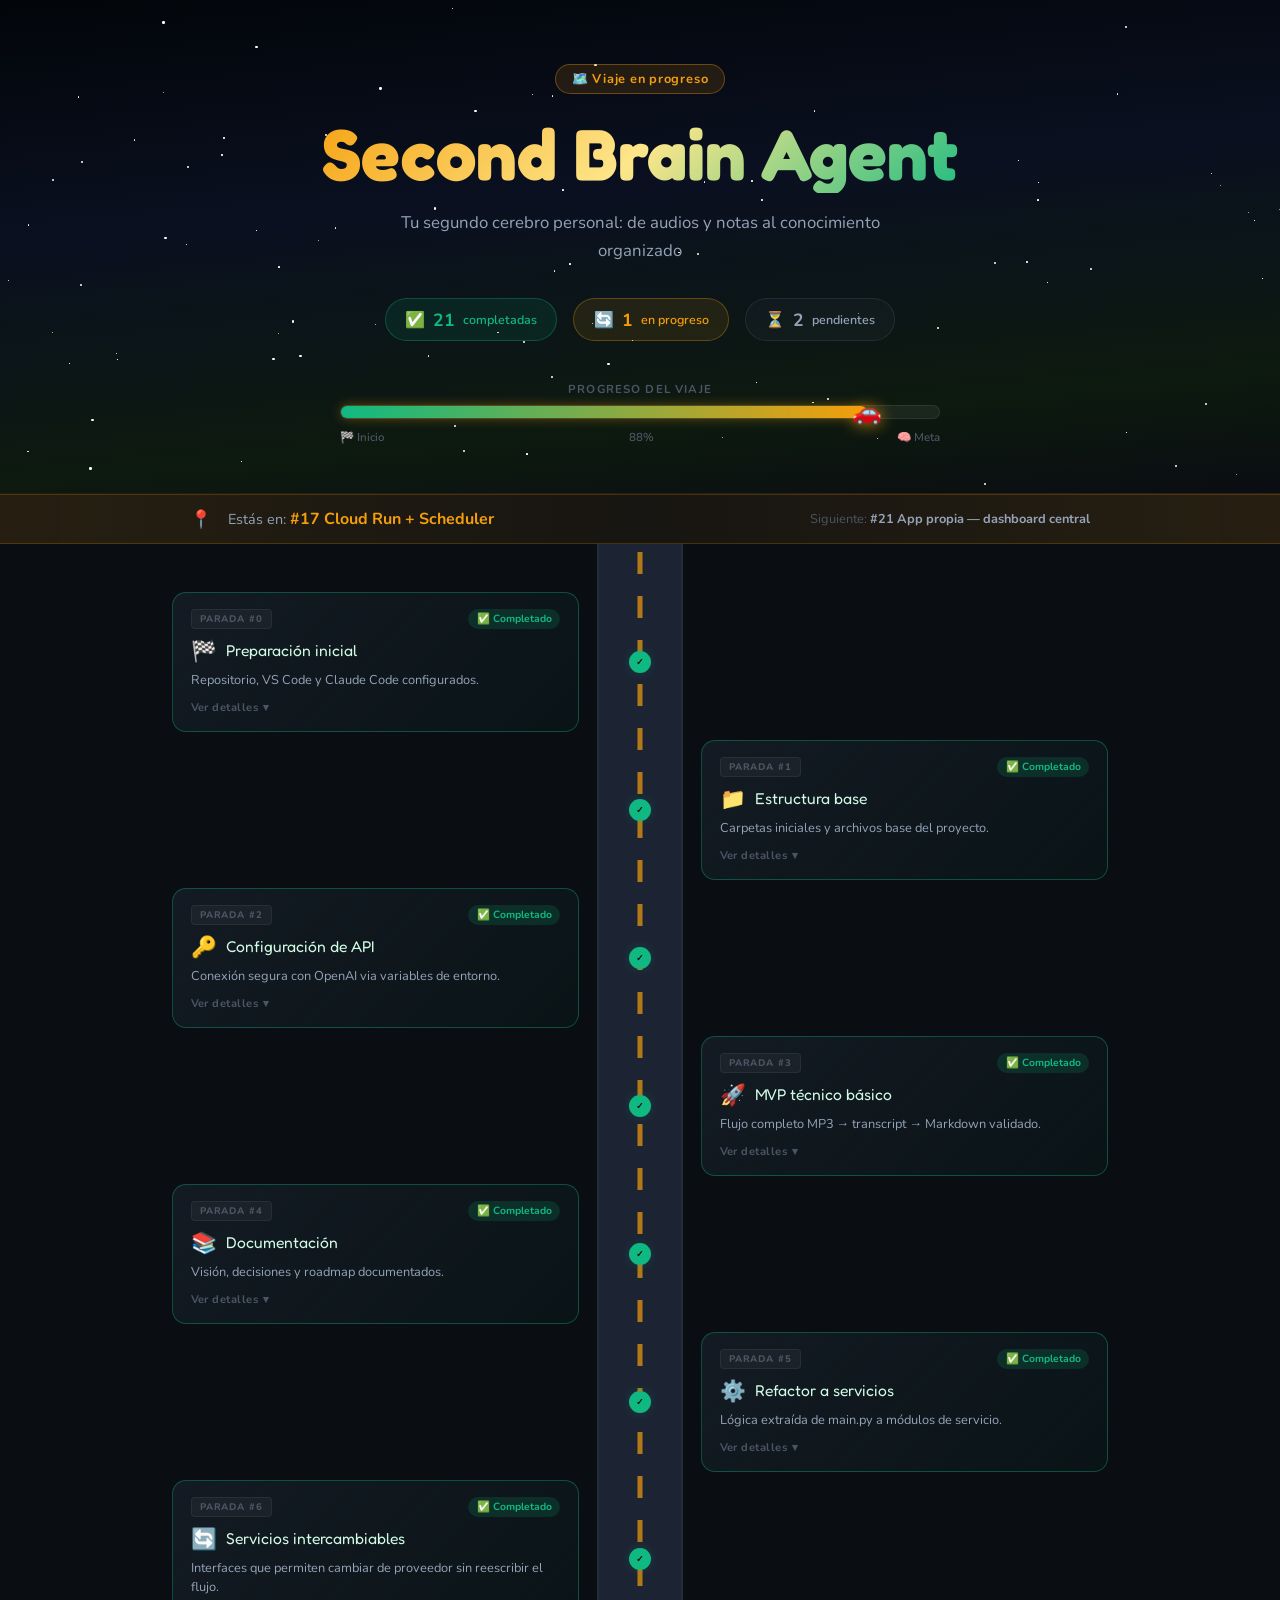
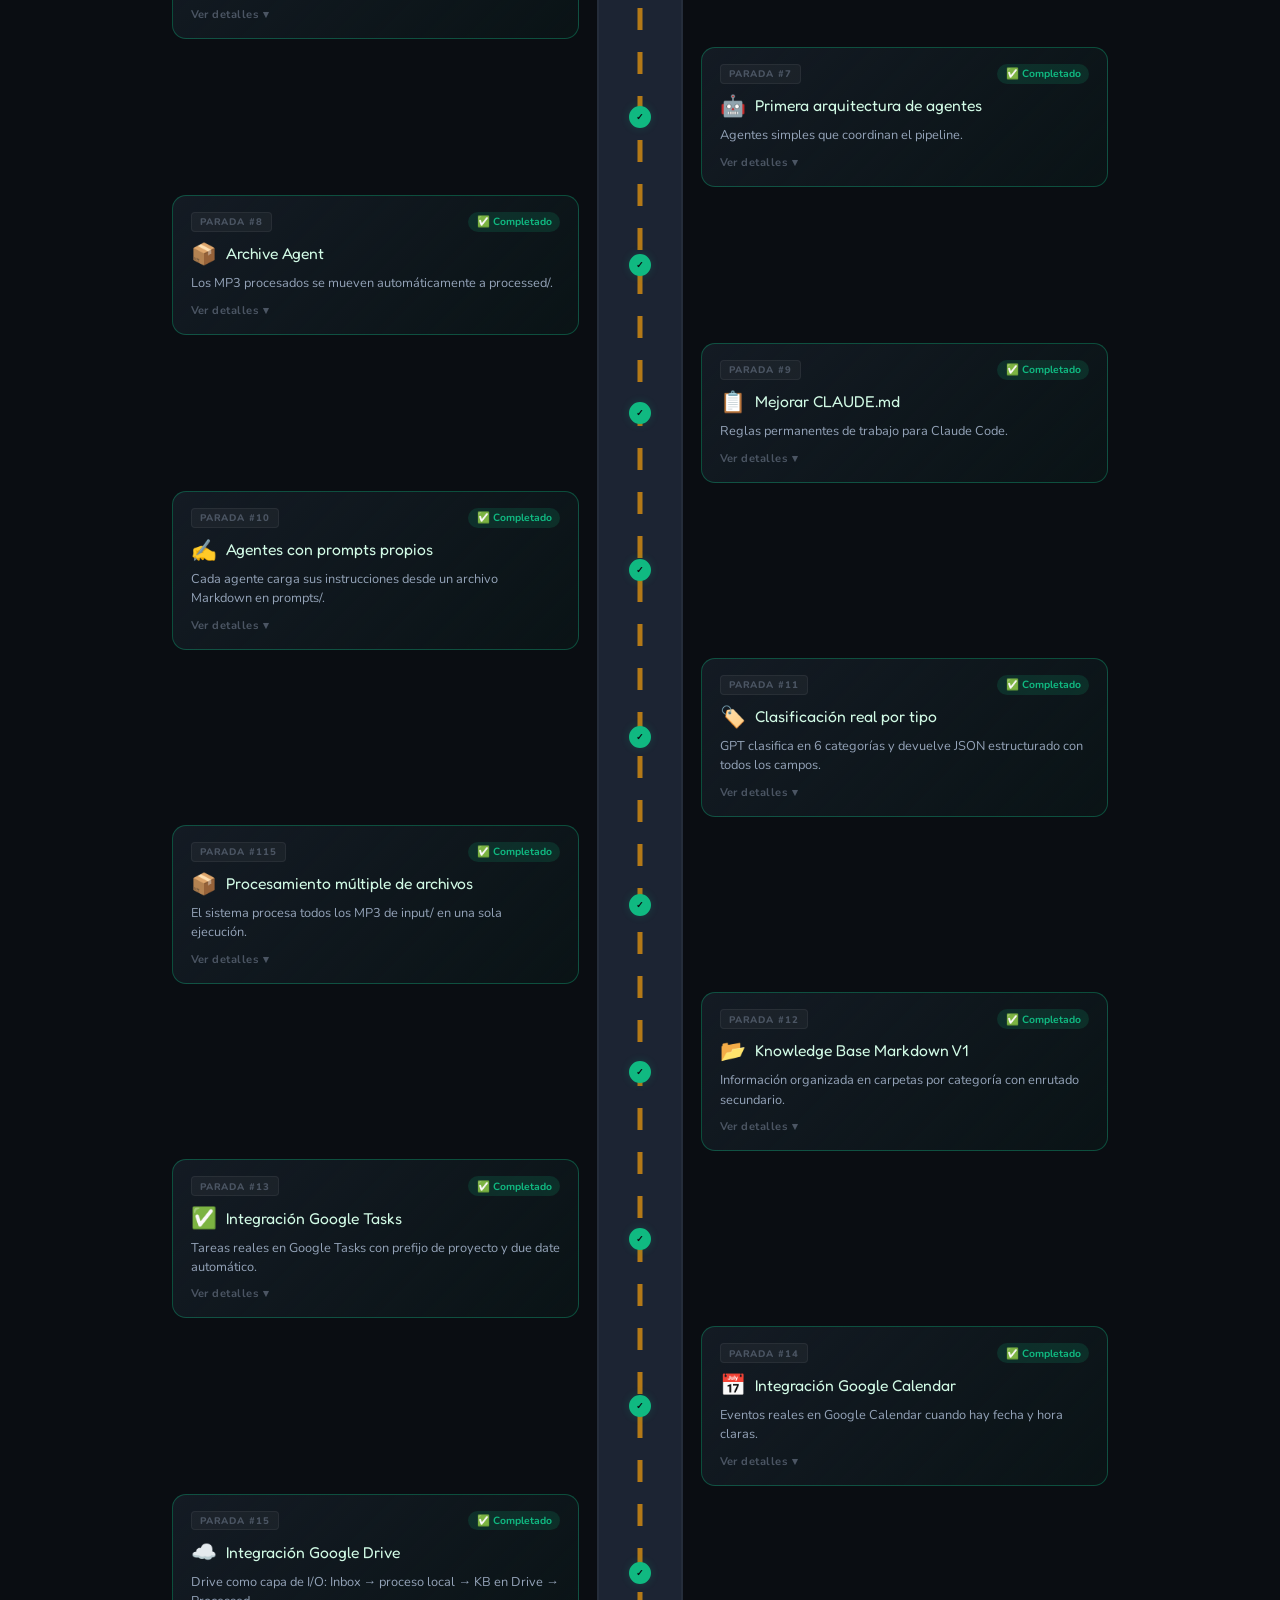
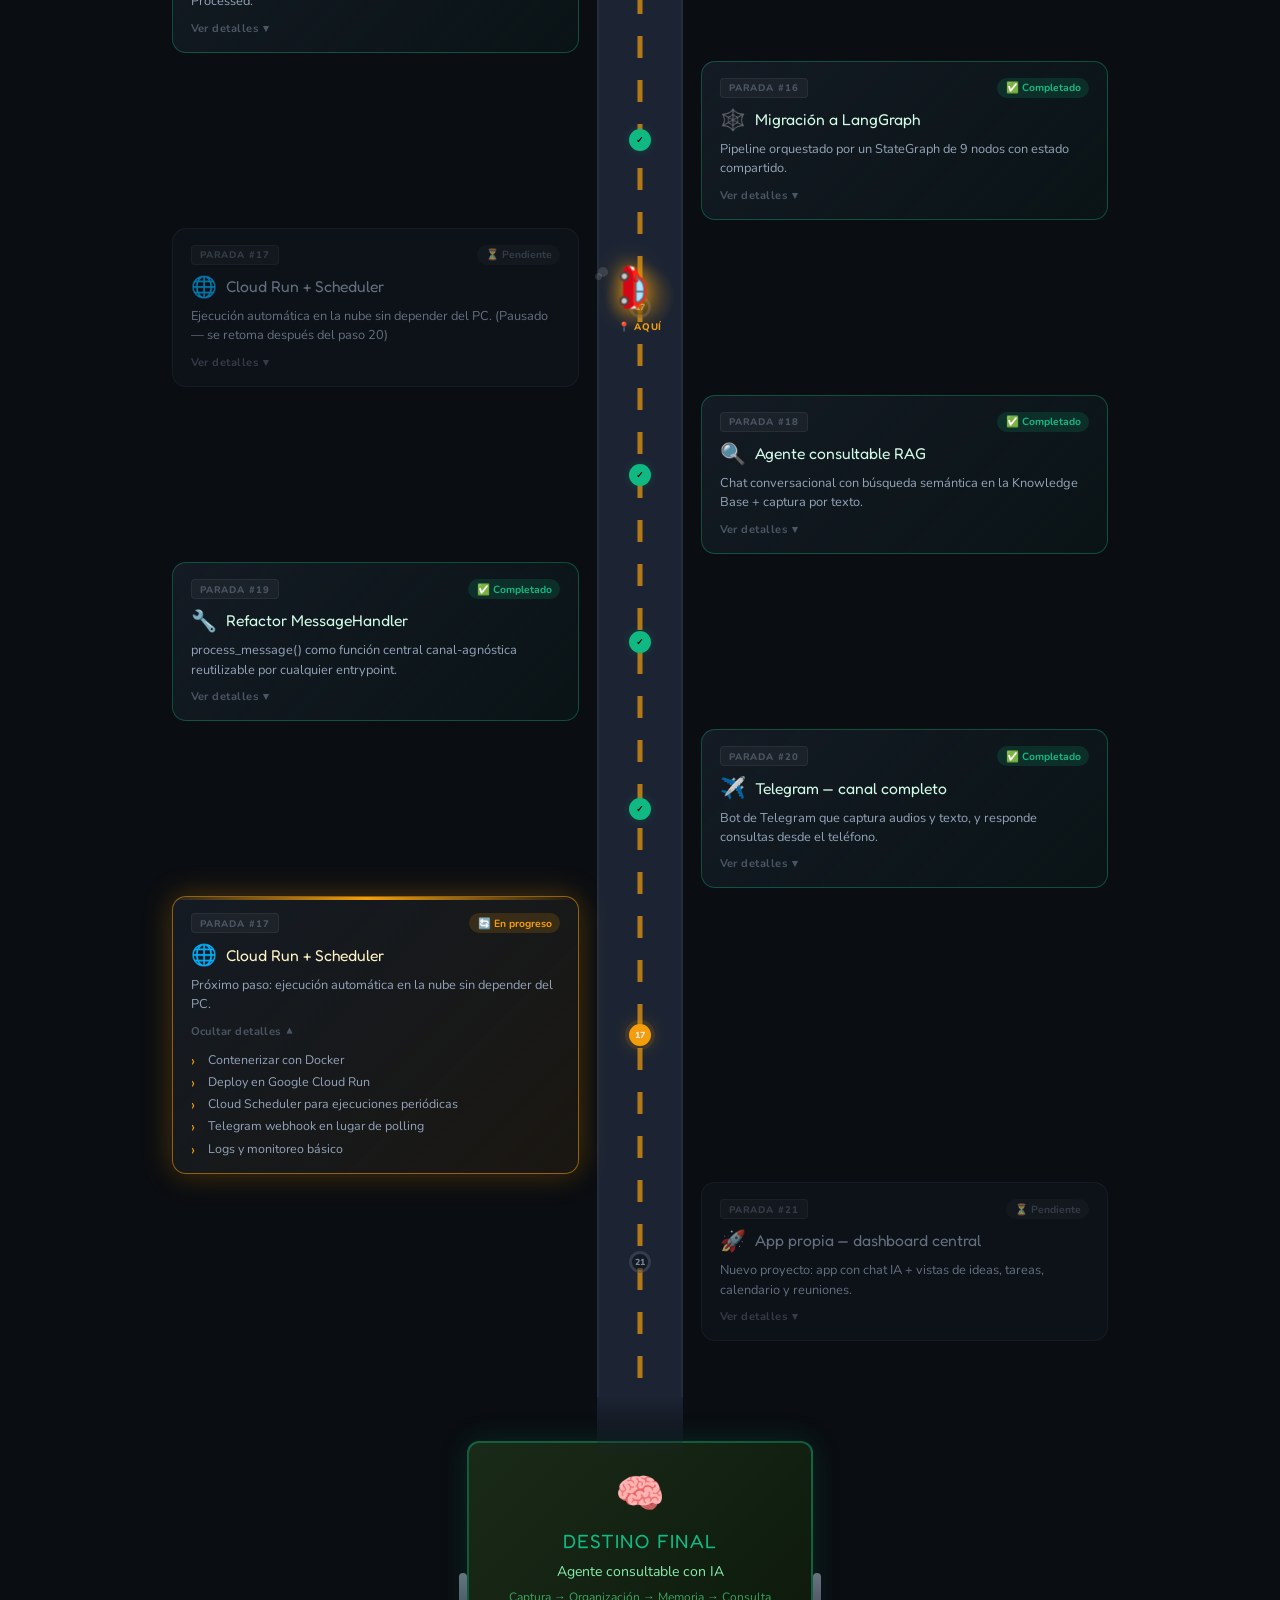
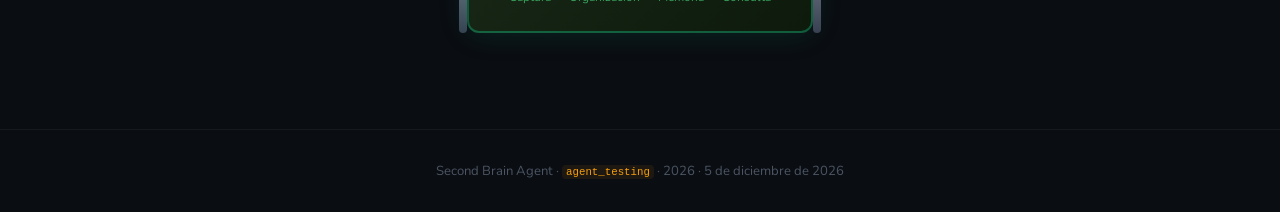
<file: site/index.html>
<!DOCTYPE html>
<html lang="es">
<head>
  <meta charset="UTF-8">
  <meta name="viewport" content="width=device-width, initial-scale=1.0">
  <title>🗺️ Roadmap — Second Brain Agent</title>
  <link rel="preconnect" href="https://fonts.googleapis.com">
  <link rel="preconnect" href="https://fonts.gstatic.com" crossorigin>
  <link href="https://fonts.googleapis.com/css2?family=Fredoka+One&family=Nunito:ital,wght@0,400;0,600;0,700;0,800;1,400&display=swap" rel="stylesheet">
  <link rel="stylesheet" href="styles.css">
</head>
<body>

  <!-- HERO -->
  <header class="hero">
    <div class="stars" id="stars"></div>
    <div class="hero-inner">
      <div class="hero-pill">🗺️ Viaje en progreso</div>
      <h1 class="hero-title">Second Brain Agent</h1>
      <p class="hero-subtitle">Tu segundo cerebro personal: de audios y notas al conocimiento organizado</p>
      <div class="stats-row">
        <div class="stat done-stat">
          <span class="stat-icon">✅</span>
          <span class="stat-num" id="count-done">—</span>
          <span class="stat-label">completadas</span>
        </div>
        <div class="stat current-stat">
          <span class="stat-icon">🔄</span>
          <span class="stat-num">1</span>
          <span class="stat-label">en progreso</span>
        </div>
        <div class="stat pending-stat">
          <span class="stat-icon">⏳</span>
          <span class="stat-num" id="count-pending">—</span>
          <span class="stat-label">pendientes</span>
        </div>
      </div>
    </div>

    <!-- Horizontal progress gauge -->
    <div class="progress-gauge">
      <div class="gauge-label">Progreso del viaje</div>
      <div class="gauge-track">
        <div class="gauge-fill" id="gauge-fill"></div>
        <div class="gauge-car" id="gauge-car">🚗</div>
      </div>
      <div class="gauge-ends">
        <span>🏁 Inicio</span>
        <span id="gauge-pct">0%</span>
        <span>🧠 Meta</span>
      </div>
    </div>
  </header>

  <!-- CURRENT STEP BANNER -->
  <div class="current-banner">
    <div class="banner-inner">
      <span class="banner-icon">📍</span>
      <span class="banner-text">Estás en: <strong id="banner-title">—</strong></span>
      <span class="banner-next">Siguiente: <span id="banner-next">—</span></span>
    </div>
  </div>

  <!-- ROAD TIMELINE -->
  <main class="road-main">
    <div class="timeline-wrap" id="timeline-wrap">

      <!-- The road strip (visual asphalt) -->
      <div class="road-asphalt" id="road-asphalt">
        <div class="road-dash" id="road-dash"></div>
      </div>

      <!-- The car — absolutely positioned on road -->
      <div class="road-car" id="road-car">
        <div class="car-glow"></div>
        <div class="car-emoji">🚗</div>
        <div class="car-label">📍 Aquí</div>
        <div class="car-smoke smoke-1"></div>
        <div class="car-smoke smoke-2"></div>
      </div>

      <!-- Steps — generated by script.js -->
      <div class="steps-list" id="steps-list"></div>

    </div>

    <!-- Destination sign at the bottom -->
    <div class="destination-block">
      <div class="dest-road-end"></div>
      <div class="dest-sign">
        <div class="sign-post-left"></div>
        <div class="sign-board">
          <div class="sign-icon-big">🧠</div>
          <div class="sign-title">DESTINO FINAL</div>
          <div class="sign-line">Agente consultable con IA</div>
          <div class="sign-line small">Captura → Organización → Memoria → Consulta</div>
        </div>
        <div class="sign-post-right"></div>
      </div>
    </div>
  </main>

  <footer class="page-footer">
    <p>Second Brain Agent · <code>agent_testing</code> · 2026 ·
      <span id="footer-date"></span></p>
  </footer>

  <script src="script.js"></script>
</body>
</html>
</file>
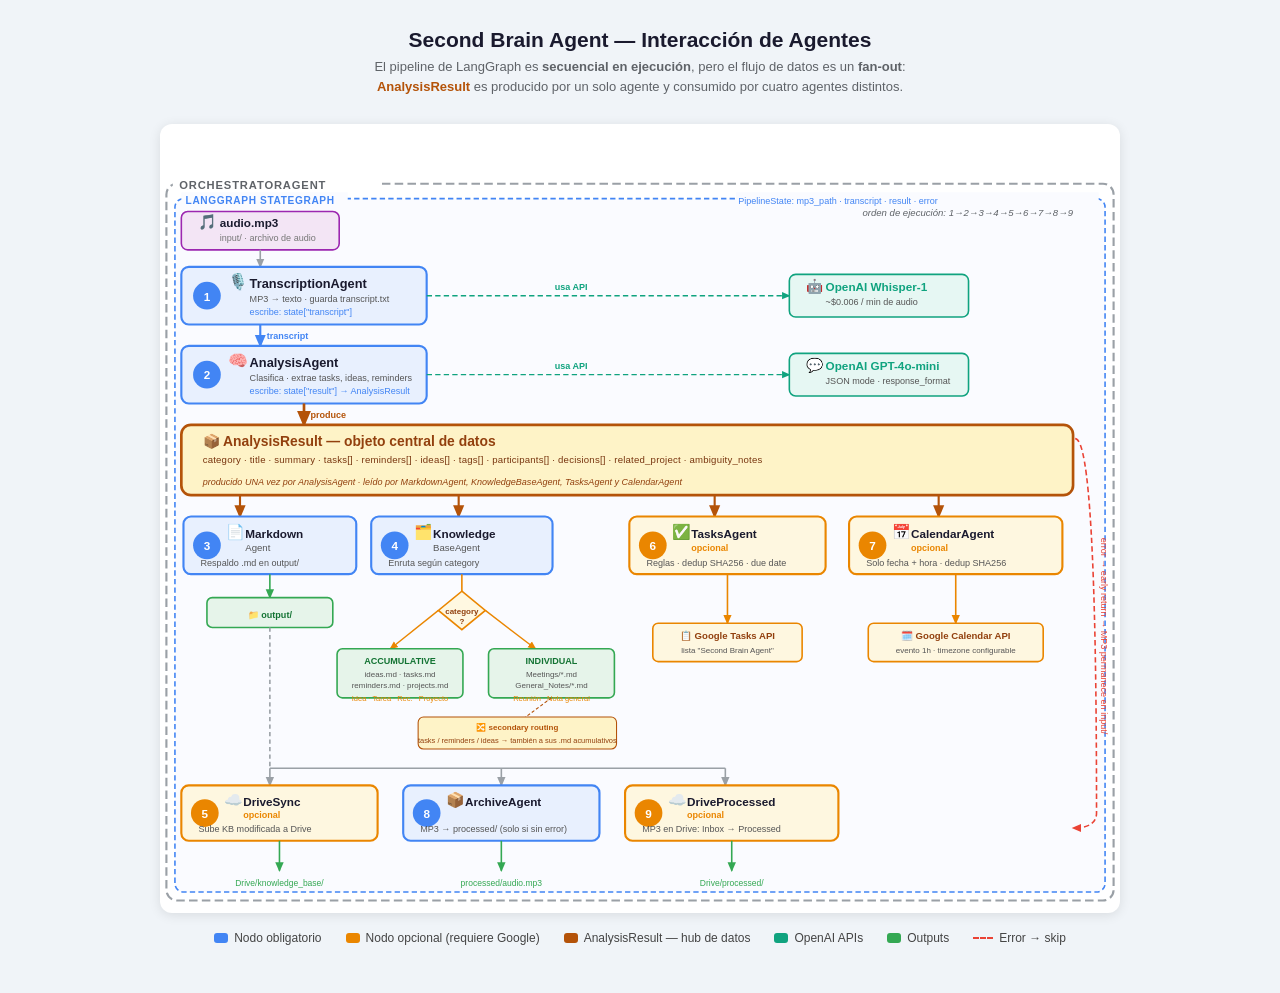
<file: site/architecture.html>
<!DOCTYPE html>
<html lang="es">
<head>
  <meta charset="UTF-8">
  <meta name="viewport" content="width=device-width, initial-scale=1.0">
  <title>Second Brain Agent — Diagrama de Agentes</title>
  <style>
    *, *::before, *::after { box-sizing: border-box; margin: 0; padding: 0; }
    body {
      background: #F0F4F8;
      font-family: 'Segoe UI', -apple-system, BlinkMacSystemFont, sans-serif;
      padding: 28px 20px 48px;
      color: #202124;
    }
    .page { max-width: 960px; margin: 0 auto; }
    header { text-align: center; margin-bottom: 28px; }
    header h1 { font-size: 21px; font-weight: 700; color: #1a1a2e; }
    header p  { font-size: 13px; color: #5F6368; margin-top: 5px; line-height: 1.5; }
    header em { color: #B45309; font-style: normal; font-weight: 700; }
    svg { width: 100%; height: auto; display: block; background: white; border-radius: 12px;
          box-shadow: 0 2px 12px rgba(0,0,0,0.10); }
    .legend {
      display: flex; flex-wrap: wrap; gap: 14px 24px;
      margin-top: 18px; justify-content: center; font-size: 12px; color: #444;
    }
    .leg { display: flex; align-items: center; gap: 6px; }
    .ldot { width: 14px; height: 10px; border-radius: 3px; flex-shrink: 0; }
    .ldash { width: 20px; height: 0; border-top: 2px dashed; flex-shrink: 0; }
  </style>
</head>
<body>
<div class="page">

  <header>
    <h1>Second Brain Agent — Interacción de Agentes</h1>
    <p>
      El pipeline de LangGraph es <strong>secuencial en ejecución</strong>, pero el flujo de datos es un <strong>fan-out</strong>:<br>
      <em>AnalysisResult</em> es producido por un solo agente y consumido por cuatro agentes distintos.
    </p>
  </header>

  <svg viewBox="0 0 900 740" xmlns="http://www.w3.org/2000/svg" font-family="'Segoe UI',sans-serif">
    <defs>
      <marker id="a"  viewBox="0 0 8 8" markerWidth="7" markerHeight="7" refX="6" refY="4" orient="auto"><path d="M0,1 L0,7 L7,4 z" fill="#9AA0A6"/></marker>
      <marker id="ab" viewBox="0 0 8 8" markerWidth="7" markerHeight="7" refX="6" refY="4" orient="auto"><path d="M0,1 L0,7 L7,4 z" fill="#4285F4"/></marker>
      <marker id="ag" viewBox="0 0 8 8" markerWidth="7" markerHeight="7" refX="6" refY="4" orient="auto"><path d="M0,1 L0,7 L7,4 z" fill="#B45309"/></marker>
      <marker id="ao" viewBox="0 0 8 8" markerWidth="7" markerHeight="7" refX="6" refY="4" orient="auto"><path d="M0,1 L0,7 L7,4 z" fill="#EA8600"/></marker>
      <marker id="at" viewBox="0 0 8 8" markerWidth="7" markerHeight="7" refX="6" refY="4" orient="auto"><path d="M0,1 L0,7 L7,4 z" fill="#10A37F"/></marker>
      <marker id="ar" viewBox="0 0 8 8" markerWidth="7" markerHeight="7" refX="6" refY="4" orient="auto"><path d="M0,1 L0,7 L7,4 z" fill="#EA4335"/></marker>
      <marker id="agn" viewBox="0 0 8 8" markerWidth="7" markerHeight="7" refX="6" refY="4" orient="auto"><path d="M0,1 L0,7 L7,4 z" fill="#34A853"/></marker>
    </defs>

    <!-- ══════════════════════════════════════════════════
         REGION: OrchestratorAgent
    ══════════════════════════════════════════════════ -->
    <rect x="6" y="56" width="888" height="672" rx="10" fill="white" stroke="#9AA0A6" stroke-width="2" stroke-dasharray="8,4"/>
    <rect x="12" y="49" width="196" height="16" fill="white"/>
    <text x="18" y="61" font-size="10.5" font-weight="700" fill="#5F6368" letter-spacing="0.8">ORCHESTRATORAGENT</text>

    <!-- REGION: LangGraph -->
    <rect x="14" y="70" width="872" height="650" rx="8" fill="#FAFBFF" stroke="#4285F4" stroke-width="1.5" stroke-dasharray="5,3"/>
    <rect x="20" y="64" width="156" height="14" fill="#FAFBFF"/>
    <text x="24" y="75" font-size="9.5" font-weight="700" fill="#4285F4" letter-spacing="0.6">LANGGRAPH STATEGRAPH</text>
    <rect x="540" y="64" width="340" height="14" fill="#FAFBFF"/>
    <text x="542" y="75" font-size="8.5" fill="#4285F4">PipelineState: mp3_path · transcript · result · error</text>

    <!-- ══════════════════════════════════════════════════
         INPUT: MP3
    ══════════════════════════════════════════════════ -->
    <rect x="20" y="82" width="148" height="36" rx="6" fill="#F3E5F5" stroke="#9C27B0" stroke-width="1.5"/>
    <text x="36" y="97" font-size="14">🎵</text>
    <text x="56" y="97" font-size="11" font-weight="700" fill="#1a1a2e">audio.mp3</text>
    <text x="56" y="110" font-size="8.5" fill="#777">input/ · archivo de audio</text>

    <!-- MP3 → TranscriptionAgent -->
    <line x1="94" y1="118" x2="94" y2="134" stroke="#9AA0A6" stroke-width="1.5" marker-end="url(#a)"/>

    <!-- ══════════════════════════════════════════════════
         NODO 1: TranscriptionAgent
    ══════════════════════════════════════════════════ -->
    <rect x="20" y="134" width="230" height="54" rx="7" fill="#E8F0FE" stroke="#4285F4" stroke-width="2"/>
    <circle cx="44" cy="161" r="13" fill="#4285F4"/>
    <text x="44" y="165.5" font-size="11" font-weight="800" fill="white" text-anchor="middle">1</text>
    <text x="64" y="153" font-size="15">🎙️</text>
    <text x="84" y="154" font-size="12" font-weight="700" fill="#1a1a2e">TranscriptionAgent</text>
    <text x="84" y="167" font-size="8.5" fill="#555">MP3 → texto · guarda transcript.txt</text>
    <text x="84" y="179" font-size="8.5" fill="#4285F4">escribe: state["transcript"]</text>

    <!-- Trans → OpenAI Whisper -->
    <line x1="250" y1="161" x2="590" y2="161" stroke="#10A37F" stroke-width="1.3" stroke-dasharray="5,3" marker-end="url(#at)"/>
    <text x="370" y="156" font-size="8.5" fill="#10A37F" font-weight="600">usa API</text>
    <rect x="590" y="141" width="168" height="40" rx="6" fill="#E6F7F3" stroke="#10A37F" stroke-width="1.5"/>
    <text x="606" y="157" font-size="13">🤖</text>
    <text x="624" y="157" font-size="11" font-weight="700" fill="#10A37F">OpenAI Whisper-1</text>
    <text x="624" y="170" font-size="8.5" fill="#555">~$0.006 / min de audio</text>

    <!-- Trans → Analysis (transcript) -->
    <line x1="94" y1="188" x2="94" y2="208" stroke="#4285F4" stroke-width="2" marker-end="url(#ab)"/>
    <text x="100" y="202" font-size="8.5" fill="#4285F4" font-weight="600">transcript</text>

    <!-- ══════════════════════════════════════════════════
         NODO 2: AnalysisAgent
    ══════════════════════════════════════════════════ -->
    <rect x="20" y="208" width="230" height="54" rx="7" fill="#E8F0FE" stroke="#4285F4" stroke-width="2"/>
    <circle cx="44" cy="235" r="13" fill="#4285F4"/>
    <text x="44" y="239.5" font-size="11" font-weight="800" fill="white" text-anchor="middle">2</text>
    <text x="64" y="227" font-size="15">🧠</text>
    <text x="84" y="228" font-size="12" font-weight="700" fill="#1a1a2e">AnalysisAgent</text>
    <text x="84" y="241" font-size="8.5" fill="#555">Clasifica · extrae tasks, ideas, reminders</text>
    <text x="84" y="253" font-size="8.5" fill="#4285F4">escribe: state["result"] → AnalysisResult</text>

    <!-- Analysis → OpenAI GPT -->
    <line x1="250" y1="235" x2="590" y2="235" stroke="#10A37F" stroke-width="1.3" stroke-dasharray="5,3" marker-end="url(#at)"/>
    <text x="370" y="230" font-size="8.5" fill="#10A37F" font-weight="600">usa API</text>
    <rect x="590" y="215" width="168" height="40" rx="6" fill="#E6F7F3" stroke="#10A37F" stroke-width="1.5"/>
    <text x="606" y="231" font-size="13">💬</text>
    <text x="624" y="231" font-size="11" font-weight="700" fill="#10A37F">OpenAI GPT-4o-mini</text>
    <text x="624" y="244" font-size="8.5" fill="#555">JSON mode · response_format</text>

    <!-- Analysis → AnalysisResult HUB -->
    <line x1="135" y1="262" x2="135" y2="282" stroke="#B45309" stroke-width="2.5" marker-end="url(#ag)"/>
    <text x="141" y="276" font-size="8.5" fill="#B45309" font-weight="700">produce</text>

    <!-- ══════════════════════════════════════════════════
         ANALYSIS RESULT HUB  ← EL PIVOTE
    ══════════════════════════════════════════════════ -->
    <rect x="20" y="282" width="836" height="66" rx="9" fill="#FEF3C7" stroke="#B45309" stroke-width="2.5"/>
    <text x="40" y="302" font-size="13" font-weight="800" fill="#92400E">📦  AnalysisResult  —  objeto central de datos</text>
    <text x="40" y="318" font-size="9" fill="#78350F" letter-spacing="0.2">category  ·  title  ·  summary  ·  tasks[]  ·  reminders[]  ·  ideas[]  ·  tags[]  ·  participants[]  ·  decisions[]  ·  related_project  ·  ambiguity_notes</text>
    <text x="40" y="338" font-size="8.5" fill="#92400E" font-style="italic">producido UNA vez por AnalysisAgent · leído por MarkdownAgent, KnowledgeBaseAgent, TasksAgent y CalendarAgent</text>

    <!-- ══════════════════════════════════════════════════
         FAN-OUT ARROWS from AnalysisResult
    ══════════════════════════════════════════════════ -->
    <!-- → Markdown (x=75) -->
    <line x1="75"  y1="348" x2="75"  y2="368" stroke="#B45309" stroke-width="2" marker-end="url(#ag)"/>
    <!-- → KB (x=280) -->
    <line x1="280" y1="348" x2="280" y2="368" stroke="#B45309" stroke-width="2" marker-end="url(#ag)"/>
    <!-- → Tasks (x=520) -->
    <line x1="520" y1="348" x2="520" y2="368" stroke="#B45309" stroke-width="2" marker-end="url(#ag)"/>
    <!-- → Calendar (x=730) -->
    <line x1="730" y1="348" x2="730" y2="368" stroke="#B45309" stroke-width="2" marker-end="url(#ag)"/>

    <!-- ══════════════════════════════════════════════════
         NODO 3: MarkdownAgent
    ══════════════════════════════════════════════════ -->
    <rect x="22" y="368" width="162" height="54" rx="7" fill="#E8F0FE" stroke="#4285F4" stroke-width="2"/>
    <circle cx="44" cy="395" r="13" fill="#4285F4"/>
    <text x="44" y="399.5" font-size="11" font-weight="800" fill="white" text-anchor="middle">3</text>
    <text x="62" y="387" font-size="14">📄</text>
    <text x="80" y="388" font-size="11" font-weight="700" fill="#1a1a2e">Markdown</text>
    <text x="80" y="400" font-size="9" fill="#555">Agent</text>
    <text x="38" y="414" font-size="8.5" fill="#555">Respaldo .md en output/</text>

    <!-- Markdown → output/ -->
    <line x1="103" y1="422" x2="103" y2="444" stroke="#34A853" stroke-width="1.5" marker-end="url(#agn)"/>
    <rect x="44" y="444" width="118" height="28" rx="5" fill="#E6F4EA" stroke="#34A853" stroke-width="1.5"/>
    <text x="103" y="463" font-size="8.5" fill="#137333" font-weight="600" text-anchor="middle">📁 output/</text>

    <!-- ══════════════════════════════════════════════════
         NODO 4: KnowledgeBaseAgent
    ══════════════════════════════════════════════════ -->
    <rect x="198" y="368" width="170" height="54" rx="7" fill="#E8F0FE" stroke="#4285F4" stroke-width="2"/>
    <circle cx="220" cy="395" r="13" fill="#4285F4"/>
    <text x="220" y="399.5" font-size="11" font-weight="800" fill="white" text-anchor="middle">4</text>
    <text x="238" y="387" font-size="14">🗂️</text>
    <text x="256" y="388" font-size="11" font-weight="700" fill="#1a1a2e">Knowledge</text>
    <text x="256" y="400" font-size="9" fill="#555">BaseAgent</text>
    <text x="214" y="414" font-size="8.5" fill="#555">Enruta según category</text>

    <!-- KB internal decision -->
    <line x1="283" y1="422" x2="283" y2="438" stroke="#EA8600" stroke-width="1.5"/>
    <polygon points="283,438 305,456 283,474 261,456" fill="#FFF8E1" stroke="#EA8600" stroke-width="1.5"/>
    <text x="283" y="459" font-size="7.5" fill="#92400E" text-anchor="middle" font-weight="700">category</text>
    <text x="283" y="469" font-size="7.5" fill="#92400E" text-anchor="middle" font-weight="700">?</text>

    <!-- ACCUM branch (left) -->
    <line x1="261" y1="456" x2="216" y2="492" stroke="#EA8600" stroke-width="1.3" marker-end="url(#ao)"/>
    <rect x="166" y="492" width="118" height="46" rx="5" fill="#E6F4EA" stroke="#34A853" stroke-width="1.5"/>
    <text x="225" y="506" font-size="8.5" font-weight="700" fill="#137333" text-anchor="middle">ACCUMULATIVE</text>
    <text x="225" y="518" font-size="7.5" fill="#555" text-anchor="middle">ideas.md · tasks.md</text>
    <text x="225" y="529" font-size="7.5" fill="#555" text-anchor="middle">reminders.md · projects.md</text>
    <text x="225" y="541" font-size="7" fill="#EA8600" text-anchor="middle">Idea · Tarea · Rec. · Proyecto</text>

    <!-- INDIV branch (right) -->
    <line x1="305" y1="456" x2="352" y2="492" stroke="#EA8600" stroke-width="1.3" marker-end="url(#ao)"/>
    <rect x="308" y="492" width="118" height="46" rx="5" fill="#E6F4EA" stroke="#34A853" stroke-width="1.5"/>
    <text x="367" y="506" font-size="8.5" font-weight="700" fill="#137333" text-anchor="middle">INDIVIDUAL</text>
    <text x="367" y="518" font-size="7.5" fill="#555" text-anchor="middle">Meetings/*.md</text>
    <text x="367" y="529" font-size="7.5" fill="#555" text-anchor="middle">General_Notes/*.md</text>
    <text x="367" y="541" font-size="7" fill="#EA8600" text-anchor="middle">Reunión · Nota general</text>

    <!-- Secondary routing label -->
    <line x1="367" y1="538" x2="340" y2="558" stroke="#B45309" stroke-width="1" stroke-dasharray="3,2"/>
    <rect x="242" y="556" width="186" height="30" rx="5" fill="#FEF3C7" stroke="#B45309" stroke-width="1"/>
    <text x="335" y="568" font-size="7.5" fill="#B45309" text-anchor="middle" font-weight="700">🔀 secondary routing</text>
    <text x="335" y="580" font-size="7" fill="#92400E" text-anchor="middle">tasks / reminders / ideas → también a sus .md acumulativos</text>

    <!-- ══════════════════════════════════════════════════
         NODO 6: TasksAgent (opcional)
    ══════════════════════════════════════════════════ -->
    <rect x="440" y="368" width="184" height="54" rx="7" fill="#FEF7E0" stroke="#EA8600" stroke-width="2"/>
    <circle cx="462" cy="395" r="13" fill="#EA8600"/>
    <text x="462" y="399.5" font-size="11" font-weight="800" fill="white" text-anchor="middle">6</text>
    <text x="480" y="387" font-size="14">✅</text>
    <text x="498" y="388" font-size="11" font-weight="700" fill="#1a1a2e">TasksAgent</text>
    <text x="498" y="400" font-size="8.5" fill="#EA8600" font-weight="600">opcional</text>
    <text x="456" y="414" font-size="8.5" fill="#555">Reglas · dedup SHA256 · due date</text>

    <!-- Tasks → Google Tasks -->
    <line x1="532" y1="422" x2="532" y2="468" stroke="#EA8600" stroke-width="1.5" marker-end="url(#ao)"/>
    <rect x="462" y="468" width="140" height="36" rx="5" fill="#FEF7E0" stroke="#EA8600" stroke-width="1.5"/>
    <text x="532" y="483" font-size="9" font-weight="700" fill="#92400E" text-anchor="middle">📋 Google Tasks API</text>
    <text x="532" y="496" font-size="7.5" fill="#555" text-anchor="middle">lista "Second Brain Agent"</text>

    <!-- ══════════════════════════════════════════════════
         NODO 7: CalendarAgent (opcional)
    ══════════════════════════════════════════════════ -->
    <rect x="646" y="368" width="200" height="54" rx="7" fill="#FEF7E0" stroke="#EA8600" stroke-width="2"/>
    <circle cx="668" cy="395" r="13" fill="#EA8600"/>
    <text x="668" y="399.5" font-size="11" font-weight="800" fill="white" text-anchor="middle">7</text>
    <text x="686" y="387" font-size="14">📅</text>
    <text x="704" y="388" font-size="11" font-weight="700" fill="#1a1a2e">CalendarAgent</text>
    <text x="704" y="400" font-size="8.5" fill="#EA8600" font-weight="600">opcional</text>
    <text x="662" y="414" font-size="8.5" fill="#555">Solo fecha + hora · dedup SHA256</text>

    <!-- Calendar → Google Calendar -->
    <line x1="746" y1="422" x2="746" y2="468" stroke="#EA8600" stroke-width="1.5" marker-end="url(#ao)"/>
    <rect x="664" y="468" width="164" height="36" rx="5" fill="#FEF7E0" stroke="#EA8600" stroke-width="1.5"/>
    <text x="746" y="483" font-size="9" font-weight="700" fill="#92400E" text-anchor="middle">🗓️ Google Calendar API</text>
    <text x="746" y="496" font-size="7.5" fill="#555" text-anchor="middle">evento 1h · timezone configurable</text>

    <!-- ══════════════════════════════════════════════════
         BOTTOM ROW: DriveSync, Archive, DriveProcessed
    ══════════════════════════════════════════════════ -->

    <!-- Vertical spine coming down from Markdown area to bottom row -->
    <line x1="103" y1="472" x2="103" y2="604" stroke="#9AA0A6" stroke-width="1.5" stroke-dasharray="4,3"/>
    <line x1="103" y1="604" x2="530" y2="604" stroke="#9AA0A6" stroke-width="1.5"/>
    <line x1="530" y1="604" x2="530" y2="620" stroke="#9AA0A6" stroke-width="1.5" marker-end="url(#a)"/>
    <line x1="320" y1="604" x2="320" y2="620" stroke="#9AA0A6" stroke-width="1.5" marker-end="url(#a)"/>
    <line x1="103" y1="604" x2="103" y2="620" stroke="#9AA0A6" stroke-width="1.5" marker-end="url(#a)"/>

    <!-- NODO 5: DriveSync (opcional) -->
    <rect x="20" y="620" width="184" height="52" rx="7" fill="#FEF7E0" stroke="#EA8600" stroke-width="2"/>
    <circle cx="42" cy="646" r="13" fill="#EA8600"/>
    <text x="42" y="650.5" font-size="11" font-weight="800" fill="white" text-anchor="middle">5</text>
    <text x="60" y="638" font-size="14">☁️</text>
    <text x="78" y="639" font-size="11" font-weight="700" fill="#1a1a2e">DriveSync</text>
    <text x="78" y="651" font-size="8.5" fill="#EA8600" font-weight="600">opcional</text>
    <text x="36" y="664" font-size="8.5" fill="#555">Sube KB modificada a Drive</text>

    <!-- NODO 8: ArchiveAgent -->
    <rect x="228" y="620" width="184" height="52" rx="7" fill="#E8F0FE" stroke="#4285F4" stroke-width="2"/>
    <circle cx="250" cy="646" r="13" fill="#4285F4"/>
    <text x="250" y="650.5" font-size="11" font-weight="800" fill="white" text-anchor="middle">8</text>
    <text x="268" y="638" font-size="14">📦</text>
    <text x="286" y="639" font-size="11" font-weight="700" fill="#1a1a2e">ArchiveAgent</text>
    <text x="244" y="664" font-size="8.5" fill="#555">MP3 → processed/ (solo si sin error)</text>

    <!-- NODO 9: DriveProcessed (opcional) -->
    <rect x="436" y="620" width="200" height="52" rx="7" fill="#FEF7E0" stroke="#EA8600" stroke-width="2"/>
    <circle cx="458" cy="646" r="13" fill="#EA8600"/>
    <text x="458" y="650.5" font-size="11" font-weight="800" fill="white" text-anchor="middle">9</text>
    <text x="476" y="638" font-size="14">☁️</text>
    <text x="494" y="639" font-size="11" font-weight="700" fill="#1a1a2e">DriveProcessed</text>
    <text x="494" y="651" font-size="8.5" fill="#EA8600" font-weight="600">opcional</text>
    <text x="452" y="664" font-size="8.5" fill="#555">MP3 en Drive: Inbox → Processed</text>

    <!-- Output arrows from bottom nodes -->
    <line x1="112" y1="672" x2="112" y2="700" stroke="#34A853" stroke-width="1.5" marker-end="url(#agn)"/>
    <text x="112" y="714" font-size="8" fill="#34A853" text-anchor="middle">Drive/knowledge_base/</text>

    <line x1="320" y1="672" x2="320" y2="700" stroke="#34A853" stroke-width="1.5" marker-end="url(#agn)"/>
    <text x="320" y="714" font-size="8" fill="#34A853" text-anchor="middle">processed/audio.mp3</text>

    <line x1="536" y1="672" x2="536" y2="700" stroke="#34A853" stroke-width="1.5" marker-end="url(#agn)"/>
    <text x="536" y="714" font-size="8" fill="#34A853" text-anchor="middle">Drive/processed/</text>

    <!-- ══════════════════════════════════════════════════
         ERROR SHORT-CIRCUIT arrow (right edge)
    ══════════════════════════════════════════════════ -->
    <path d="M 858,295 Q 878,295 878,646 Q 878,660 856,660"
          fill="none" stroke="#EA4335" stroke-width="1.5" stroke-dasharray="5,3" marker-end="url(#ar)"/>
    <text x="882" y="480" font-size="8.5" fill="#EA4335" text-anchor="middle"
          transform="rotate(90,882,480)">error → early return → MP3 permanece en input/</text>

    <!-- ══════════════════════════════════════════════════
         EXECUTION ORDER note (left margin)
    ══════════════════════════════════════════════════ -->
    <text x="856" y="86" font-size="9" fill="#5F6368" text-anchor="end" font-style="italic">orden de ejecución: 1→2→3→4→5→6→7→8→9</text>

  </svg>

  <div class="legend">
    <div class="leg"><div class="ldot" style="background:#4285F4;"></div>Nodo obligatorio</div>
    <div class="leg"><div class="ldot" style="background:#EA8600;"></div>Nodo opcional (requiere Google)</div>
    <div class="leg"><div class="ldot" style="background:#B45309;"></div>AnalysisResult — hub de datos</div>
    <div class="leg"><div class="ldot" style="background:#10A37F;"></div>OpenAI APIs</div>
    <div class="leg"><div class="ldot" style="background:#34A853;"></div>Outputs</div>
    <div class="leg"><div class="ldash" style="border-color:#EA4335;"></div>Error → skip</div>
  </div>

</div>
</body>
</html>
</file>
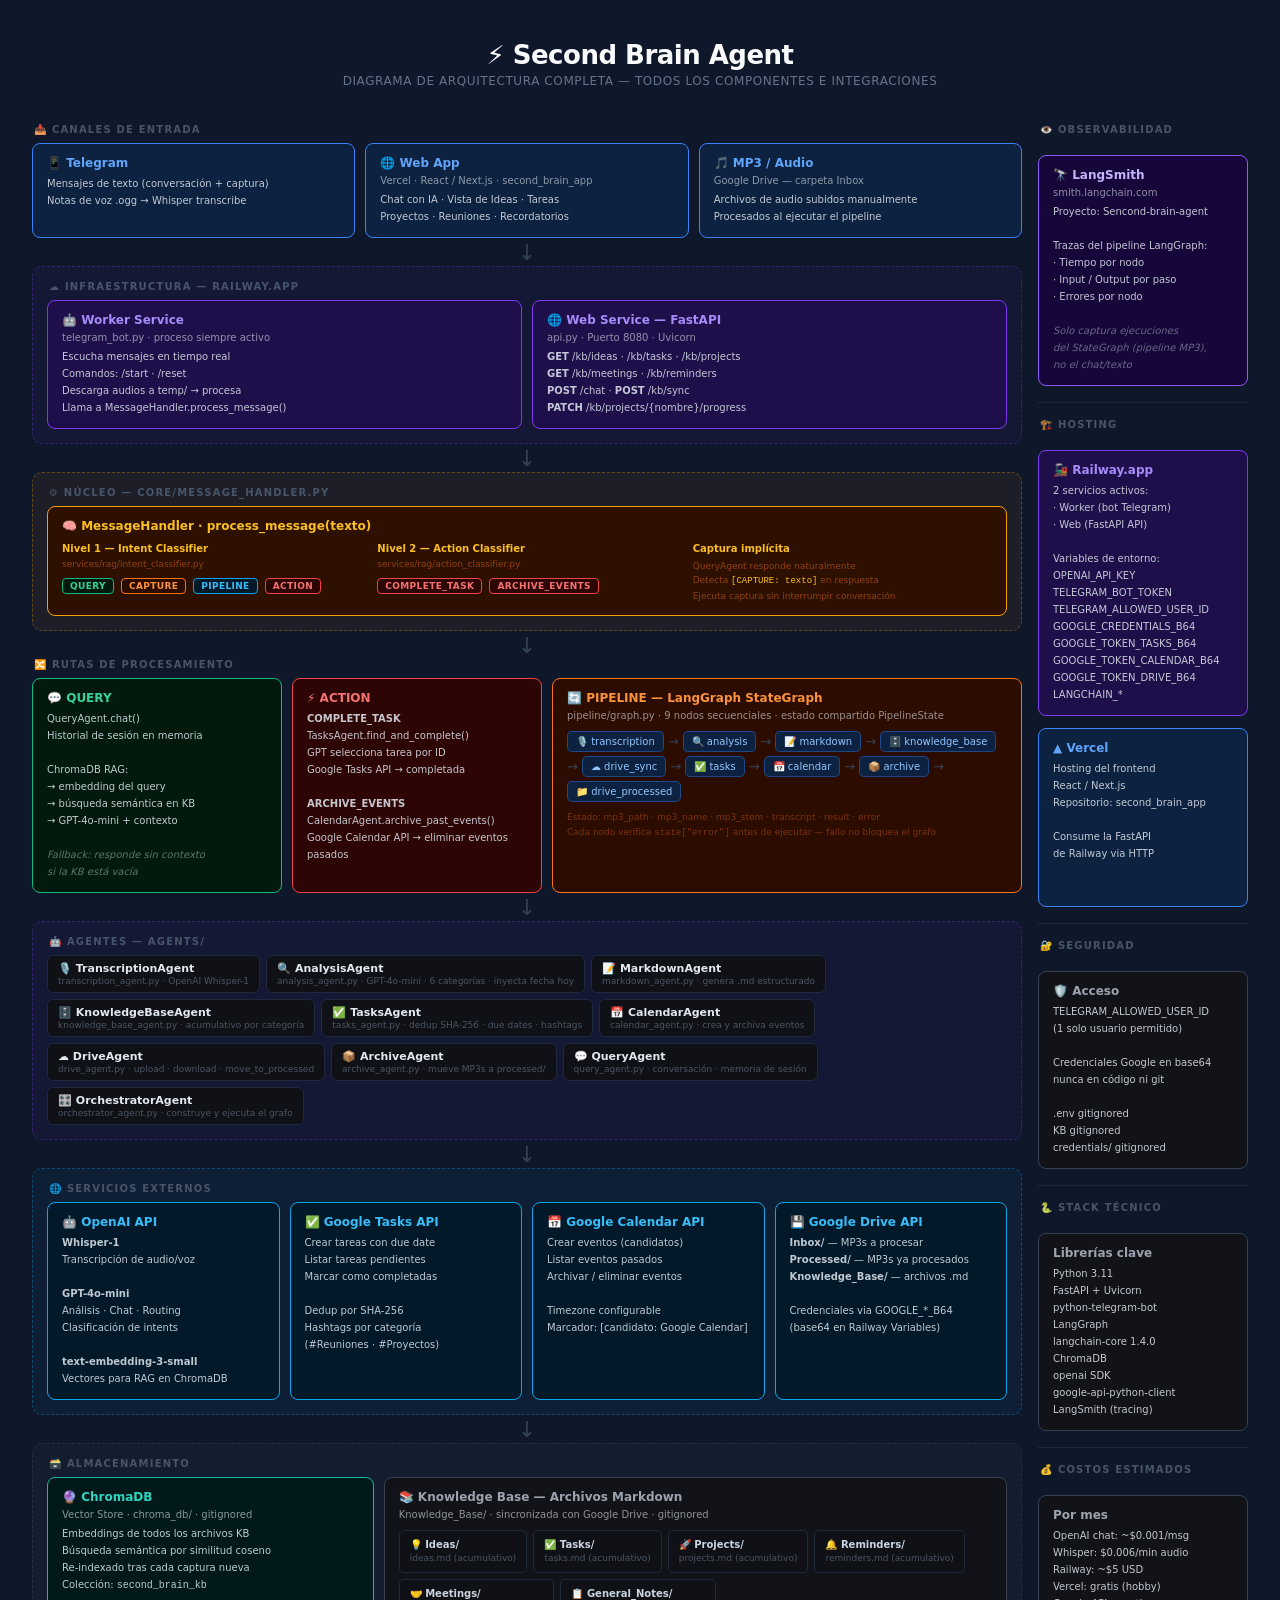
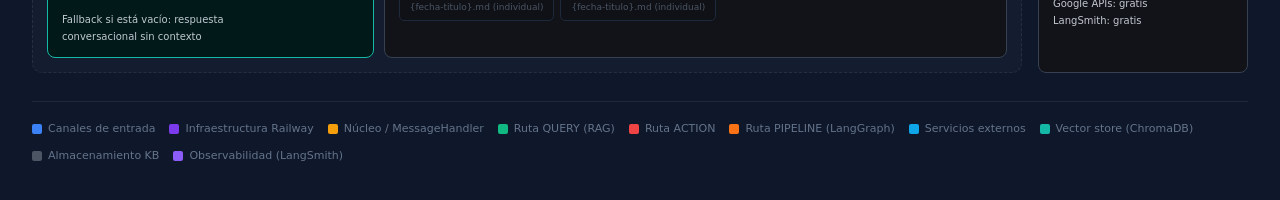
<file: site/arquitectura_completa.html>
<!DOCTYPE html>
<html lang="es">
<head>
  <meta charset="UTF-8">
  <meta name="viewport" content="width=device-width, initial-scale=1.0">
  <title>Second Brain Agent — Arquitectura Completa</title>
  <style>
    * { box-sizing: border-box; margin: 0; padding: 0; }

    body {
      background: #0f172a;
      color: #e2e8f0;
      font-family: 'Segoe UI', system-ui, sans-serif;
      padding: 40px 32px;
      min-width: 1100px;
    }

    h1 {
      text-align: center;
      font-size: 26px;
      font-weight: 800;
      color: #f8fafc;
      margin-bottom: 4px;
      letter-spacing: -0.5px;
    }

    .subtitle {
      text-align: center;
      font-size: 12px;
      color: #64748b;
      margin-bottom: 36px;
      letter-spacing: 0.05em;
      text-transform: uppercase;
    }

    /* ── Layout principal ── */
    .main-layout {
      display: grid;
      grid-template-columns: 1fr 210px;
      gap: 16px;
      max-width: 1400px;
      margin: 0 auto;
    }

    .main-content { display: flex; flex-direction: column; gap: 0; }
    .side-panel    { display: flex; flex-direction: column; gap: 12px; }

    /* ── Labels de sección ── */
    .section-label {
      font-size: 10px;
      font-weight: 700;
      letter-spacing: 0.12em;
      text-transform: uppercase;
      color: #475569;
      margin-bottom: 8px;
      padding-left: 2px;
    }

    /* ── Conectores ── */
    .connector {
      display: flex;
      justify-content: center;
      align-items: center;
      height: 28px;
      color: #334155;
      font-size: 22px;
    }

    /* ── Filas ── */
    .row {
      display: flex;
      gap: 10px;
      margin-bottom: 0;
    }

    /* ── Cajas base ── */
    .box {
      border-radius: 8px;
      padding: 12px 14px;
      border: 1px solid;
      flex: 1;
    }

    .box-title {
      font-size: 12px;
      font-weight: 700;
      margin-bottom: 5px;
      display: flex;
      align-items: center;
      gap: 5px;
    }

    .box-subtitle {
      font-size: 10px;
      opacity: 0.6;
      margin-bottom: 5px;
    }

    .box-items {
      font-size: 10px;
      line-height: 1.7;
      opacity: 0.85;
    }

    /* ── Colores ── */
    .blue   { background: #0d2240; border-color: #3b82f6; }
    .blue   .box-title { color: #60a5fa; }

    .purple { background: #1e0f4a; border-color: #7c3aed; }
    .purple .box-title { color: #a78bfa; }

    .amber  { background: #2d1000; border-color: #f59e0b; }
    .amber  .box-title { color: #fbbf24; }

    .green  { background: #021a0d; border-color: #10b981; }
    .green  .box-title { color: #34d399; }

    .red    { background: #2d0505; border-color: #ef4444; }
    .red    .box-title { color: #f87171; }

    .orange { background: #2d0c00; border-color: #f97316; }
    .orange .box-title { color: #fb923c; }

    .sky    { background: #021929; border-color: #0ea5e9; }
    .sky    .box-title { color: #38bdf8; }

    .gray   { background: #111318; border-color: #374151; }
    .gray   .box-title { color: #9ca3af; }

    .violet { background: #16063a; border-color: #8b5cf6; }
    .violet .box-title { color: #c4b5fd; }

    .teal   { background: #011a19; border-color: #14b8a6; }
    .teal   .box-title { color: #2dd4bf; }

    /* ── Zonas con fondo ── */
    .zone {
      border-radius: 10px;
      padding: 14px;
      margin-bottom: 0;
    }

    .zone-infra    { background: rgba(124,58,237,0.06); border: 1px dashed #7c3aed55; }
    .zone-core     { background: rgba(245,158,11,0.06); border: 1px dashed #f59e0b55; }
    .zone-services { background: rgba(14,165,233,0.06); border: 1px dashed #0ea5e955; }
    .zone-storage  { background: rgba(75,85,99,0.1);   border: 1px dashed #4b556355; }

    /* ── Chips de intent ── */
    .chip {
      display: inline-block;
      padding: 2px 7px;
      border-radius: 4px;
      font-size: 9px;
      font-weight: 700;
      margin: 2px 2px 0 0;
      letter-spacing: 0.04em;
    }

    .chip-query    { background:#021a0d; color:#34d399; border:1px solid #10b981; }
    .chip-capture  { background:#2d0c00; color:#fb923c; border:1px solid #f97316; }
    .chip-pipeline { background:#021929; color:#38bdf8; border:1px solid #0ea5e9; }
    .chip-action   { background:#2d0505; color:#f87171; border:1px solid #ef4444; }

    /* ── Nodos LangGraph ── */
    .pipeline-nodes {
      display: flex;
      align-items: center;
      flex-wrap: wrap;
      gap: 4px;
      margin-top: 10px;
    }

    .node {
      background: #0d2240;
      border: 1px solid #3b82f666;
      border-radius: 5px;
      padding: 4px 8px;
      font-size: 10px;
      color: #93c5fd;
      white-space: nowrap;
    }

    .node-arrow { color: #334155; font-size: 13px; }

    /* ── Agentes grid ── */
    .agents-grid {
      display: flex;
      flex-wrap: wrap;
      gap: 6px;
      margin-top: 8px;
    }

    .agent-chip {
      background: #0f1117;
      border: 1px solid #1e293b;
      border-radius: 6px;
      padding: 6px 10px;
    }

    .agent-name { font-size: 11px; font-weight: 600; color: #e2e8f0; }
    .agent-file { font-size: 9px; color: #4b5563; margin-top: 1px; }

    /* ── KB folders ── */
    .kb-folder {
      background: #0f1117;
      border: 1px solid #1e293b;
      border-radius: 5px;
      padding: 6px 10px;
      font-size: 10px;
      line-height: 1.5;
    }

    .kb-folder-name { font-weight: 600; color: #cbd5e1; }
    .kb-folder-file { color: #4b5563; font-size: 9px; }

    /* ── Separador ── */
    .divider { height: 1px; background: #1e293b; margin: 4px 0; }

    /* ── Leyenda ── */
    .legend {
      display: flex;
      flex-wrap: wrap;
      gap: 14px;
      margin-top: 28px;
      padding-top: 20px;
      border-top: 1px solid #1e293b;
      max-width: 1400px;
      margin-left: auto;
      margin-right: auto;
    }

    .legend-item {
      display: flex;
      align-items: center;
      gap: 6px;
      font-size: 11px;
      color: #64748b;
    }

    .legend-dot {
      width: 10px;
      height: 10px;
      border-radius: 2px;
      flex-shrink: 0;
    }

    /* ── Separador visual entre zonas ── */
    .gap { height: 12px; }
  </style>
</head>
<body>

<h1>⚡ Second Brain Agent</h1>
<p class="subtitle">Diagrama de arquitectura completa — todos los componentes e integraciones</p>

<div class="main-layout">

  <!-- ════════════════ COLUMNA PRINCIPAL ════════════════ -->
  <div class="main-content">

    <!-- ENTRADA -->
    <div class="section-label">📥 Canales de Entrada</div>
    <div class="row">
      <div class="box blue">
        <div class="box-title">📱 Telegram</div>
        <div class="box-items">
          Mensajes de texto (conversación + captura)<br>
          Notas de voz .ogg → Whisper transcribe
        </div>
      </div>
      <div class="box blue">
        <div class="box-title">🌐 Web App</div>
        <div class="box-subtitle">Vercel · React / Next.js · second_brain_app</div>
        <div class="box-items">
          Chat con IA · Vista de Ideas · Tareas<br>
          Proyectos · Reuniones · Recordatorios
        </div>
      </div>
      <div class="box blue">
        <div class="box-title">🎵 MP3 / Audio</div>
        <div class="box-subtitle">Google Drive — carpeta Inbox</div>
        <div class="box-items">
          Archivos de audio subidos manualmente<br>
          Procesados al ejecutar el pipeline
        </div>
      </div>
    </div>

    <div class="connector">↓</div>

    <!-- INFRAESTRUCTURA -->
    <div class="zone zone-infra">
      <div class="section-label">☁️ Infraestructura — Railway.app</div>
      <div class="row">
        <div class="box purple">
          <div class="box-title">🤖 Worker Service</div>
          <div class="box-subtitle">telegram_bot.py · proceso siempre activo</div>
          <div class="box-items">
            Escucha mensajes en tiempo real<br>
            Comandos: /start · /reset<br>
            Descarga audios a temp/ → procesa<br>
            Llama a MessageHandler.process_message()
          </div>
        </div>
        <div class="box purple">
          <div class="box-title">🌐 Web Service — FastAPI</div>
          <div class="box-subtitle">api.py · Puerto 8080 · Uvicorn</div>
          <div class="box-items">
            <strong>GET</strong> /kb/ideas · /kb/tasks · /kb/projects<br>
            <strong>GET</strong> /kb/meetings · /kb/reminders<br>
            <strong>POST</strong> /chat · <strong>POST</strong> /kb/sync<br>
            <strong>PATCH</strong> /kb/projects/{nombre}/progress
          </div>
        </div>
      </div>
    </div>

    <div class="connector">↓</div>

    <!-- NÚCLEO -->
    <div class="zone zone-core">
      <div class="section-label">⚙️ Núcleo — core/message_handler.py</div>
      <div class="box amber">
        <div class="box-title">🧠 MessageHandler · process_message(texto)</div>
        <div style="display:flex; gap:16px; margin-top:10px; flex-wrap:wrap;">
          <div style="flex:1; min-width:180px;">
            <div style="font-size:10px; color:#fbbf24; font-weight:700; margin-bottom:5px;">
              Nivel 1 — Intent Classifier
            </div>
            <div style="font-size:9px; color:#92400e; margin-bottom:5px;">services/rag/intent_classifier.py</div>
            <span class="chip chip-query">QUERY</span>
            <span class="chip chip-capture">CAPTURE</span>
            <span class="chip chip-pipeline">PIPELINE</span>
            <span class="chip chip-action">ACTION</span>
          </div>
          <div style="flex:1; min-width:180px;">
            <div style="font-size:10px; color:#fbbf24; font-weight:700; margin-bottom:5px;">
              Nivel 2 — Action Classifier
            </div>
            <div style="font-size:9px; color:#92400e; margin-bottom:5px;">services/rag/action_classifier.py</div>
            <span class="chip chip-action">COMPLETE_TASK</span>
            <span class="chip chip-action">ARCHIVE_EVENTS</span>
          </div>
          <div style="flex:1; min-width:180px;">
            <div style="font-size:10px; color:#fbbf24; font-weight:700; margin-bottom:5px;">
              Captura implícita
            </div>
            <div style="font-size:9px; color:#92400e; line-height:1.6;">
              QueryAgent responde naturalmente<br>
              Detecta <code style="color:#fbbf24">[CAPTURE: texto]</code> en respuesta<br>
              Ejecuta captura sin interrumpir conversación
            </div>
          </div>
        </div>
      </div>
    </div>

    <div class="connector">↓</div>

    <!-- TRES RUTAS -->
    <div class="section-label">🔀 Rutas de Procesamiento</div>
    <div class="row" style="align-items:stretch;">

      <div class="box green">
        <div class="box-title">💬 QUERY</div>
        <div class="box-items">
          QueryAgent.chat()<br>
          Historial de sesión en memoria<br>
          <br>
          ChromaDB RAG:<br>
          → embedding del query<br>
          → búsqueda semántica en KB<br>
          → GPT-4o-mini + contexto<br>
          <br>
          <em style="opacity:0.5">Fallback: responde sin contexto<br>si la KB está vacía</em>
        </div>
      </div>

      <div class="box red">
        <div class="box-title">⚡ ACTION</div>
        <div class="box-items">
          <strong>COMPLETE_TASK</strong><br>
          TasksAgent.find_and_complete()<br>
          GPT selecciona tarea por ID<br>
          Google Tasks API → completada<br>
          <br>
          <strong>ARCHIVE_EVENTS</strong><br>
          CalendarAgent.archive_past_events()<br>
          Google Calendar API → eliminar eventos pasados
        </div>
      </div>

      <div class="box orange" style="flex:2;">
        <div class="box-title">🔄 PIPELINE — LangGraph StateGraph</div>
        <div class="box-subtitle">pipeline/graph.py · 9 nodos secuenciales · estado compartido PipelineState</div>
        <div class="pipeline-nodes">
          <span class="node">🎙️ transcription</span>
          <span class="node-arrow">→</span>
          <span class="node">🔍 analysis</span>
          <span class="node-arrow">→</span>
          <span class="node">📝 markdown</span>
          <span class="node-arrow">→</span>
          <span class="node">🗄️ knowledge_base</span>
          <span class="node-arrow">→</span>
          <span class="node">☁️ drive_sync</span>
          <span class="node-arrow">→</span>
          <span class="node">✅ tasks</span>
          <span class="node-arrow">→</span>
          <span class="node">📅 calendar</span>
          <span class="node-arrow">→</span>
          <span class="node">📦 archive</span>
          <span class="node-arrow">→</span>
          <span class="node">📁 drive_processed</span>
        </div>
        <div style="margin-top:8px; font-size:9px; color:#f9731660; line-height:1.6;">
          Estado: mp3_path · mp3_name · mp3_stem · transcript · result · error<br>
          Cada nodo verifica <code>state["error"]</code> antes de ejecutar — fallo no bloquea el grafo
        </div>
      </div>

    </div>

    <div class="connector">↓</div>

    <!-- AGENTES -->
    <div class="zone zone-infra">
      <div class="section-label">🤖 Agentes — agents/</div>
      <div class="agents-grid">
        <div class="agent-chip">
          <div class="agent-name">🎙️ TranscriptionAgent</div>
          <div class="agent-file">transcription_agent.py · OpenAI Whisper-1</div>
        </div>
        <div class="agent-chip">
          <div class="agent-name">🔍 AnalysisAgent</div>
          <div class="agent-file">analysis_agent.py · GPT-4o-mini · 6 categorías · inyecta fecha hoy</div>
        </div>
        <div class="agent-chip">
          <div class="agent-name">📝 MarkdownAgent</div>
          <div class="agent-file">markdown_agent.py · genera .md estructurado</div>
        </div>
        <div class="agent-chip">
          <div class="agent-name">🗄️ KnowledgeBaseAgent</div>
          <div class="agent-file">knowledge_base_agent.py · acumulativo por categoría</div>
        </div>
        <div class="agent-chip">
          <div class="agent-name">✅ TasksAgent</div>
          <div class="agent-file">tasks_agent.py · dedup SHA-256 · due dates · hashtags</div>
        </div>
        <div class="agent-chip">
          <div class="agent-name">📅 CalendarAgent</div>
          <div class="agent-file">calendar_agent.py · crea y archiva eventos</div>
        </div>
        <div class="agent-chip">
          <div class="agent-name">☁️ DriveAgent</div>
          <div class="agent-file">drive_agent.py · upload · download · move_to_processed</div>
        </div>
        <div class="agent-chip">
          <div class="agent-name">📦 ArchiveAgent</div>
          <div class="agent-file">archive_agent.py · mueve MP3s a processed/</div>
        </div>
        <div class="agent-chip">
          <div class="agent-name">💬 QueryAgent</div>
          <div class="agent-file">query_agent.py · conversación · memoria de sesión</div>
        </div>
        <div class="agent-chip">
          <div class="agent-name">🎛️ OrchestratorAgent</div>
          <div class="agent-file">orchestrator_agent.py · construye y ejecuta el grafo</div>
        </div>
      </div>
    </div>

    <div class="connector">↓</div>

    <!-- SERVICIOS EXTERNOS -->
    <div class="zone zone-services">
      <div class="section-label">🌐 Servicios Externos</div>
      <div class="row">
        <div class="box sky">
          <div class="box-title">🤖 OpenAI API</div>
          <div class="box-items">
            <strong>Whisper-1</strong><br>
            Transcripción de audio/voz<br>
            <br>
            <strong>GPT-4o-mini</strong><br>
            Análisis · Chat · Routing<br>
            Clasificación de intents<br>
            <br>
            <strong>text-embedding-3-small</strong><br>
            Vectores para RAG en ChromaDB
          </div>
        </div>
        <div class="box sky">
          <div class="box-title">✅ Google Tasks API</div>
          <div class="box-items">
            Crear tareas con due date<br>
            Listar tareas pendientes<br>
            Marcar como completadas<br>
            <br>
            Dedup por SHA-256<br>
            Hashtags por categoría<br>
            (#Reuniones · #Proyectos)
          </div>
        </div>
        <div class="box sky">
          <div class="box-title">📅 Google Calendar API</div>
          <div class="box-items">
            Crear eventos (candidatos)<br>
            Listar eventos pasados<br>
            Archivar / eliminar eventos<br>
            <br>
            Timezone configurable<br>
            Marcador: [candidato: Google Calendar]
          </div>
        </div>
        <div class="box sky">
          <div class="box-title">💾 Google Drive API</div>
          <div class="box-items">
            <strong>Inbox/</strong> — MP3s a procesar<br>
            <strong>Processed/</strong> — MP3s ya procesados<br>
            <strong>Knowledge_Base/</strong> — archivos .md<br>
            <br>
            Credenciales via GOOGLE_*_B64<br>
            (base64 en Railway Variables)
          </div>
        </div>
      </div>
    </div>

    <div class="connector">↓</div>

    <!-- ALMACENAMIENTO -->
    <div class="zone zone-storage">
      <div class="section-label">🗃️ Almacenamiento</div>
      <div class="row" style="align-items:stretch;">
        <div class="box teal">
          <div class="box-title">🔮 ChromaDB</div>
          <div class="box-subtitle">Vector Store · chroma_db/ · gitignored</div>
          <div class="box-items">
            Embeddings de todos los archivos KB<br>
            Búsqueda semántica por similitud coseno<br>
            Re-indexado tras cada captura nueva<br>
            Colección: <code>second_brain_kb</code><br>
            <br>
            Fallback si está vacío: respuesta<br>
            conversacional sin contexto
          </div>
        </div>
        <div class="box gray" style="flex:2;">
          <div class="box-title">📚 Knowledge Base — Archivos Markdown</div>
          <div class="box-subtitle">Knowledge_Base/ · sincronizada con Google Drive · gitignored</div>
          <div style="display:flex; flex-wrap:wrap; gap:6px; margin-top:10px;">
            <div class="kb-folder">
              <div class="kb-folder-name">💡 Ideas/</div>
              <div class="kb-folder-file">ideas.md (acumulativo)</div>
            </div>
            <div class="kb-folder">
              <div class="kb-folder-name">✅ Tasks/</div>
              <div class="kb-folder-file">tasks.md (acumulativo)</div>
            </div>
            <div class="kb-folder">
              <div class="kb-folder-name">🚀 Projects/</div>
              <div class="kb-folder-file">projects.md (acumulativo)</div>
            </div>
            <div class="kb-folder">
              <div class="kb-folder-name">🔔 Reminders/</div>
              <div class="kb-folder-file">reminders.md (acumulativo)</div>
            </div>
            <div class="kb-folder">
              <div class="kb-folder-name">🤝 Meetings/</div>
              <div class="kb-folder-file">{fecha-titulo}.md (individual)</div>
            </div>
            <div class="kb-folder">
              <div class="kb-folder-name">📋 General_Notes/</div>
              <div class="kb-folder-file">{fecha-titulo}.md (individual)</div>
            </div>
          </div>
        </div>
      </div>
    </div>

  </div><!-- fin main-content -->

  <!-- ════════════════ PANEL LATERAL ════════════════ -->
  <div class="side-panel">

    <div class="section-label">👁️ Observabilidad</div>
    <div class="box violet">
      <div class="box-title">🔭 LangSmith</div>
      <div class="box-subtitle">smith.langchain.com</div>
      <div class="box-items">
        Proyecto: Sencond-brain-agent<br>
        <br>
        Trazas del pipeline LangGraph:<br>
        · Tiempo por nodo<br>
        · Input / Output por paso<br>
        · Errores por nodo<br>
        <br>
        <em style="opacity:0.5">Solo captura ejecuciones<br>del StateGraph (pipeline MP3),<br>no el chat/texto</em>
      </div>
    </div>

    <div class="divider"></div>

    <div class="section-label">🏗️ Hosting</div>
    <div class="box purple">
      <div class="box-title">🚂 Railway.app</div>
      <div class="box-items">
        2 servicios activos:<br>
        · Worker (bot Telegram)<br>
        · Web (FastAPI API)<br>
        <br>
        Variables de entorno:<br>
        OPENAI_API_KEY<br>
        TELEGRAM_BOT_TOKEN<br>
        TELEGRAM_ALLOWED_USER_ID<br>
        GOOGLE_CREDENTIALS_B64<br>
        GOOGLE_TOKEN_TASKS_B64<br>
        GOOGLE_TOKEN_CALENDAR_B64<br>
        GOOGLE_TOKEN_DRIVE_B64<br>
        LANGCHAIN_*
      </div>
    </div>

    <div class="box blue">
      <div class="box-title">▲ Vercel</div>
      <div class="box-items">
        Hosting del frontend<br>
        React / Next.js<br>
        Repositorio: second_brain_app<br>
        <br>
        Consume la FastAPI<br>
        de Railway via HTTP
      </div>
    </div>

    <div class="divider"></div>

    <div class="section-label">🔐 Seguridad</div>
    <div class="box gray">
      <div class="box-title">🛡️ Acceso</div>
      <div class="box-items">
        TELEGRAM_ALLOWED_USER_ID<br>
        (1 solo usuario permitido)<br>
        <br>
        Credenciales Google en base64<br>
        nunca en código ni git<br>
        <br>
        .env gitignored<br>
        KB gitignored<br>
        credentials/ gitignored
      </div>
    </div>

    <div class="divider"></div>

    <div class="section-label">🐍 Stack Técnico</div>
    <div class="box gray">
      <div class="box-title">Librerías clave</div>
      <div class="box-items">
        Python 3.11<br>
        FastAPI + Uvicorn<br>
        python-telegram-bot<br>
        LangGraph<br>
        langchain-core 1.4.0<br>
        ChromaDB<br>
        openai SDK<br>
        google-api-python-client<br>
        LangSmith (tracing)
      </div>
    </div>

    <div class="divider"></div>

    <div class="section-label">💰 Costos Estimados</div>
    <div class="box gray">
      <div class="box-title">Por mes</div>
      <div class="box-items">
        OpenAI chat: ~$0.001/msg<br>
        Whisper: $0.006/min audio<br>
        Railway: ~$5 USD<br>
        Vercel: gratis (hobby)<br>
        Google APIs: gratis<br>
        LangSmith: gratis
      </div>
    </div>

  </div><!-- fin side-panel -->

</div><!-- fin main-layout -->

<!-- LEYENDA -->
<div class="legend">
  <div class="legend-item"><div class="legend-dot" style="background:#3b82f6;"></div> Canales de entrada</div>
  <div class="legend-item"><div class="legend-dot" style="background:#7c3aed;"></div> Infraestructura Railway</div>
  <div class="legend-item"><div class="legend-dot" style="background:#f59e0b;"></div> Núcleo / MessageHandler</div>
  <div class="legend-item"><div class="legend-dot" style="background:#10b981;"></div> Ruta QUERY (RAG)</div>
  <div class="legend-item"><div class="legend-dot" style="background:#ef4444;"></div> Ruta ACTION</div>
  <div class="legend-item"><div class="legend-dot" style="background:#f97316;"></div> Ruta PIPELINE (LangGraph)</div>
  <div class="legend-item"><div class="legend-dot" style="background:#0ea5e9;"></div> Servicios externos</div>
  <div class="legend-item"><div class="legend-dot" style="background:#14b8a6;"></div> Vector store (ChromaDB)</div>
  <div class="legend-item"><div class="legend-dot" style="background:#4b5563;"></div> Almacenamiento KB</div>
  <div class="legend-item"><div class="legend-dot" style="background:#8b5cf6;"></div> Observabilidad (LangSmith)</div>
</div>

</body>
</html>
</file>
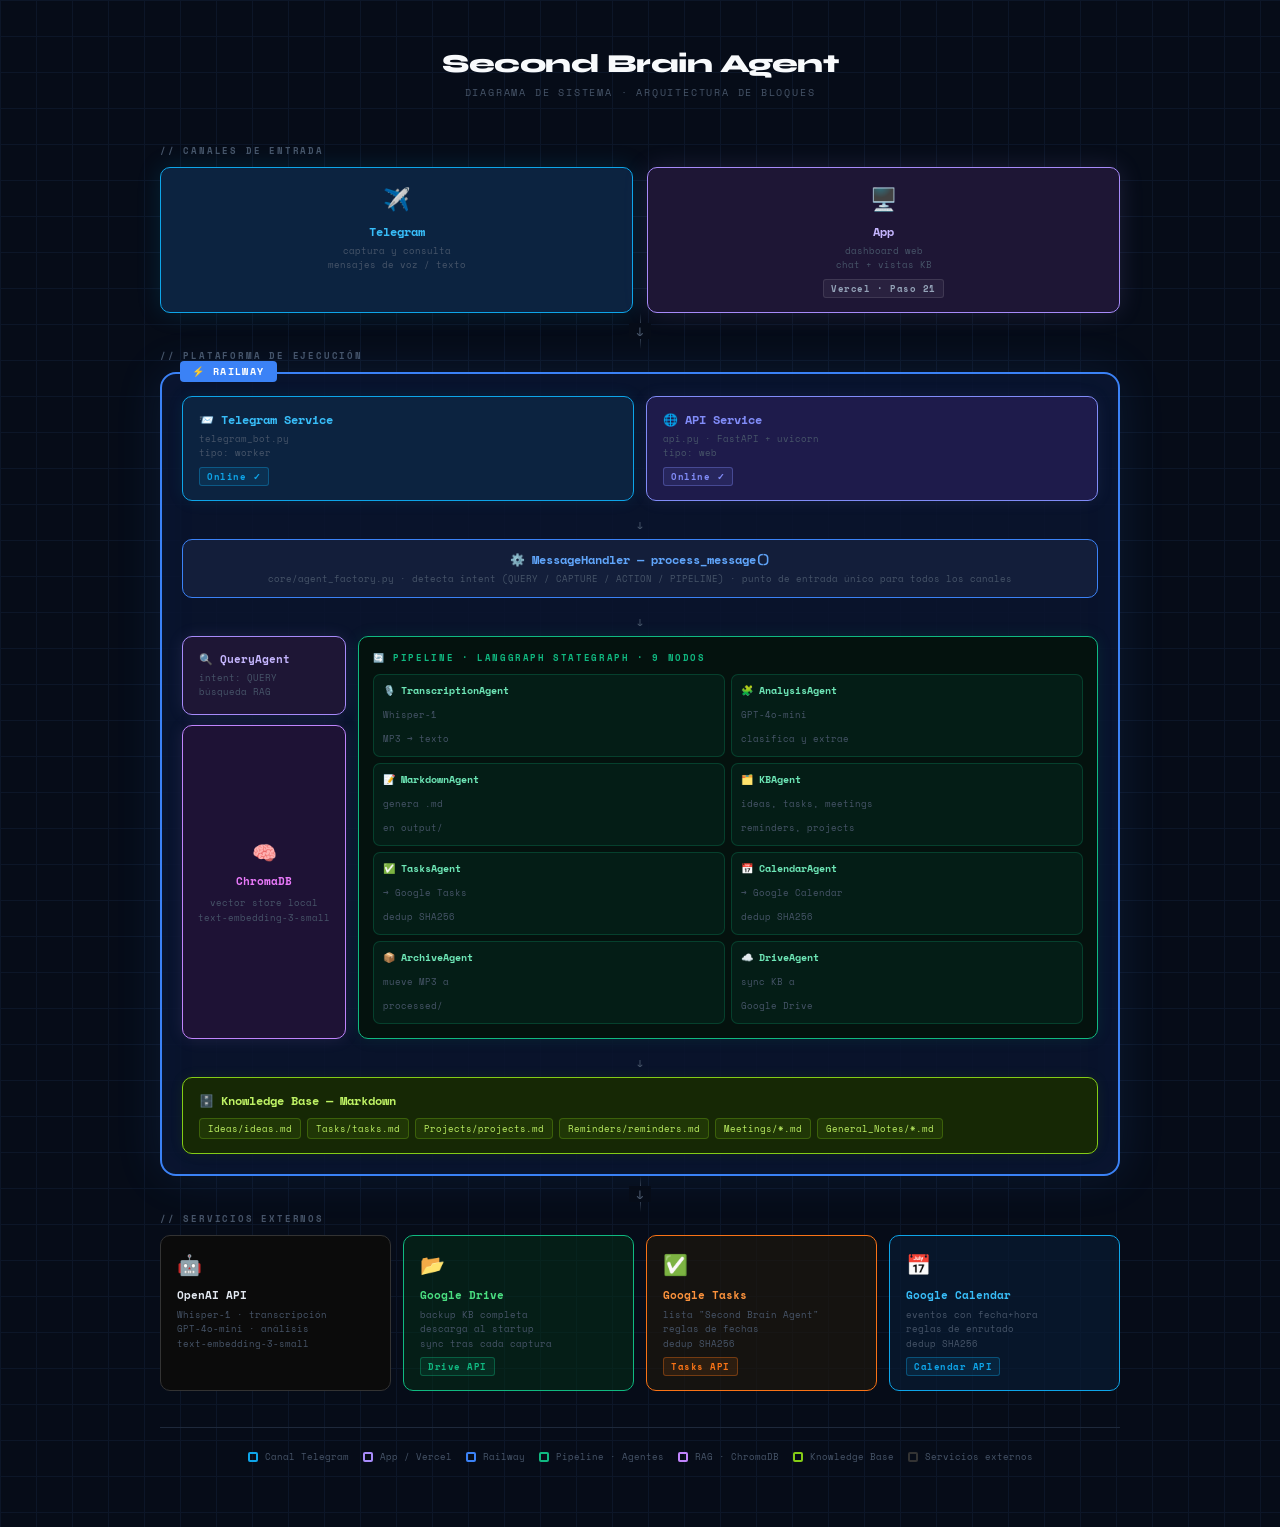
<file: site/diagrama_bloques.html>
<!DOCTYPE html>
<html lang="es">
<head>
  <meta charset="UTF-8">
  <meta name="viewport" content="width=device-width, initial-scale=1.0">
  <title>Second Brain Agent — Diagrama de Bloques</title>
  <link rel="preconnect" href="https://fonts.googleapis.com">
  <link href="https://fonts.googleapis.com/css2?family=Space+Mono:ital,wght@0,400;0,700;1,400&family=Syne:wght@700;800&display=swap" rel="stylesheet">
  <style>
    *, *::before, *::after { box-sizing: border-box; margin: 0; padding: 0; }

    :root {
      --bg:       #060c18;
      --grid:     #0c1628;
      --text:     #e2e8f0;
      --muted:    #475569;
      --dim:      #1e293b;

      --blue:     #3b82f6;
      --blue-d:   #1d3461;
      --indigo:   #818cf8;
      --indigo-d: #1e1b4b;
      --sky:      #0ea5e9;
      --sky-d:    #0c2340;
      --violet:   #a78bfa;
      --violet-d: #1e1635;
      --emerald:  #10b981;
      --emerald-d:#052e16;
      --lime:     #84cc16;
      --lime-d:   #162805;
      --orange:   #f97316;
      --orange-d: #2c1204;
      --purple:   #c084fc;
      --purple-d: #1e1235;
    }

    body {
      background-color: var(--bg);
      background-image:
        linear-gradient(var(--grid) 1px, transparent 1px),
        linear-gradient(90deg, var(--grid) 1px, transparent 1px);
      background-size: 36px 36px;
      color: var(--text);
      font-family: 'Space Mono', monospace;
      min-height: 100vh;
      padding: 48px 40px 64px;
    }

    /* ── Header ──────────────────────────────────── */
    header {
      text-align: center;
      margin-bottom: 44px;
    }
    header h1 {
      font-family: 'Syne', sans-serif;
      font-size: 26px;
      font-weight: 800;
      color: #f8fafc;
      letter-spacing: -0.5px;
      margin-bottom: 6px;
    }
    header p {
      font-size: 10px;
      color: var(--muted);
      letter-spacing: 0.18em;
      text-transform: uppercase;
    }

    /* ── Diagram wrapper ─────────────────────────── */
    .diagram {
      max-width: 960px;
      margin: 0 auto;
      display: flex;
      flex-direction: column;
      align-items: stretch;
    }

    /* ── Zone label ──────────────────────────────── */
    .zone-lbl {
      font-size: 9px;
      font-weight: 700;
      letter-spacing: 0.2em;
      text-transform: uppercase;
      color: var(--muted);
      margin-bottom: 10px;
    }

    /* ── Vertical connector ──────────────────────── */
    .vc {
      display: flex;
      justify-content: center;
      align-items: center;
      height: 36px;
      position: relative;
    }
    .vc::before {
      content: '';
      position: absolute;
      width: 1px;
      top: 0; bottom: 0;
      left: 50%;
      background: linear-gradient(to bottom, transparent, var(--muted) 40%, var(--muted) 60%, transparent);
    }
    .vc span {
      background: var(--bg);
      padding: 0 6px;
      font-size: 16px;
      color: var(--muted);
      z-index: 1;
      line-height: 1;
    }

    /* ── Block base ──────────────────────────────── */
    .blk {
      border-radius: 10px;
      border: 1px solid;
      padding: 14px 16px;
    }
    .blk-title {
      font-size: 12px;
      font-weight: 700;
      margin-bottom: 4px;
    }
    .blk-sub {
      font-size: 9px;
      color: var(--muted);
      line-height: 1.6;
    }

    /* ── Tag pill ────────────────────────────────── */
    .tag {
      display: inline-block;
      font-size: 9px;
      font-weight: 700;
      letter-spacing: 0.06em;
      padding: 2px 7px;
      border-radius: 3px;
      margin-top: 6px;
      border: 1px solid;
    }
    .t-sky    { color: var(--sky);    background: rgba(14,165,233,.1);  border-color: rgba(14,165,233,.35); }
    .t-indigo { color: var(--indigo); background: rgba(129,140,248,.1); border-color: rgba(129,140,248,.35);}
    .t-violet { color: var(--violet); background: rgba(167,139,250,.1); border-color: rgba(167,139,250,.35);}
    .t-emerald{ color: var(--emerald);background: rgba(16,185,129,.1);  border-color: rgba(16,185,129,.35); }
    .t-lime   { color: var(--lime);   background: rgba(132,204,22,.1);  border-color: rgba(132,204,22,.35); }
    .t-orange { color: var(--orange); background: rgba(249,115,22,.1);  border-color: rgba(249,115,22,.35); }
    .t-muted  { color: var(--muted);  background: rgba(71,85,105,.12);  border-color: rgba(71,85,105,.35);  }
    .t-dim    { color: #94a3b8;       background: rgba(255,255,255,.05);border-color: rgba(255,255,255,.1); }

    /* ─────────────────────────────────────────────
       ZONE 1 — Canales de entrada
    ───────────────────────────────────────────── */
    .channels {
      display: flex;
      gap: 14px;
    }
    .ch {
      flex: 1;
      text-align: center;
    }
    .ch-icon { font-size: 22px; margin-bottom: 8px; }

    .ch-telegram {
      background: var(--sky-d);
      border-color: var(--sky);
      box-shadow: 0 0 24px rgba(14,165,233,.15);
    }
    .ch-app {
      background: var(--violet-d);
      border-color: var(--violet);
      box-shadow: 0 0 24px rgba(167,139,250,.15);
    }

    /* ─────────────────────────────────────────────
       ZONE 2 — Railway
    ───────────────────────────────────────────── */
    .railway {
      background: rgba(10,20,46,.85);
      border: 2px solid var(--blue);
      border-radius: 16px;
      padding: 22px 20px 20px;
      box-shadow:
        0 0 48px rgba(59,130,246,.12),
        inset 0 0 48px rgba(59,130,246,.04);
      position: relative;
      animation: ry-pulse 5s ease-in-out infinite;
    }
    @keyframes ry-pulse {
      0%,100% { box-shadow: 0 0 48px rgba(59,130,246,.12), inset 0 0 48px rgba(59,130,246,.04); }
      50%      { box-shadow: 0 0 64px rgba(59,130,246,.2),  inset 0 0 64px rgba(59,130,246,.07); }
    }

    .railway-badge {
      position: absolute;
      top: -13px; left: 18px;
      background: var(--blue);
      color: #fff;
      font-family: 'Space Mono', monospace;
      font-size: 10px;
      font-weight: 700;
      letter-spacing: 0.14em;
      text-transform: uppercase;
      padding: 3px 12px;
      border-radius: 4px;
    }

    /* Services row */
    .services {
      display: flex;
      gap: 12px;
      margin-bottom: 14px;
    }
    .svc {
      flex: 1;
    }
    .svc-tg  { background: var(--sky-d);    border-color: var(--sky);    box-shadow: 0 0 16px rgba(14,165,233,.1); }
    .svc-api { background: var(--indigo-d); border-color: var(--indigo); box-shadow: 0 0 16px rgba(129,140,248,.1); }

    /* MessageHandler */
    .mh {
      background: rgba(20,32,60,.9);
      border-color: var(--blue);
      text-align: center;
      margin-bottom: 14px;
      padding: 11px 16px;
    }

    /* Inner connector */
    .ic {
      display: flex;
      justify-content: center;
      color: var(--muted);
      font-size: 13px;
      margin: 4px 0;
    }

    /* Core row */
    .core {
      display: flex;
      gap: 12px;
      margin-bottom: 14px;
    }

    /* Left column: QueryAgent + ChromaDB */
    .left-col {
      display: flex;
      flex-direction: column;
      gap: 10px;
      width: 164px;
      flex-shrink: 0;
    }

    .qa {
      background: var(--violet-d);
      border-color: var(--violet);
      box-shadow: 0 0 16px rgba(167,139,250,.12);
    }
    .cdb {
      flex: 1;
      background: var(--purple-d);
      border-color: var(--purple);
      box-shadow: 0 0 16px rgba(192,132,252,.12);
      text-align: center;
      display: flex;
      flex-direction: column;
      align-items: center;
      justify-content: center;
      padding: 14px;
    }
    .cdb-icon { font-size: 20px; margin-bottom: 6px; }

    /* Pipeline block */
    .pipeline {
      flex: 1;
      background: rgba(4,18,12,.9);
      border-color: var(--emerald);
      box-shadow: 0 0 16px rgba(16,185,129,.1);
      padding: 14px;
    }
    .pipeline-label {
      font-size: 9px;
      font-weight: 700;
      letter-spacing: 0.18em;
      text-transform: uppercase;
      color: var(--emerald);
      margin-bottom: 10px;
    }

    .agents {
      display: grid;
      grid-template-columns: 1fr 1fr;
      gap: 6px;
    }
    .agent {
      background: rgba(16,185,129,.07);
      border: 1px solid rgba(16,185,129,.22);
      border-radius: 7px;
      padding: 8px 9px;
    }
    .agent-name {
      font-size: 10px;
      font-weight: 700;
      color: #6ee7b7;
      display: block;
      margin-bottom: 2px;
    }
    .agent-info {
      font-size: 9px;
      color: var(--muted);
      line-height: 1.5;
    }

    /* Knowledge Base */
    .kb {
      background: var(--lime-d);
      border-color: var(--lime);
      box-shadow: 0 0 14px rgba(132,204,22,.08);
    }
    .kb-files {
      display: flex;
      flex-wrap: wrap;
      gap: 6px;
      margin-top: 9px;
    }
    .kbf {
      font-size: 9px;
      background: rgba(132,204,22,.09);
      border: 1px solid rgba(132,204,22,.28);
      border-radius: 4px;
      padding: 3px 8px;
      color: #bef264;
    }

    /* ─────────────────────────────────────────────
       ZONE 3 — External Services
    ───────────────────────────────────────────── */
    .externals {
      display: flex;
      gap: 12px;
    }
    .ext { flex: 1; }
    .ext-icon { font-size: 20px; margin-bottom: 8px; }

    .ex-openai   { background: #0b0b0b;              border-color: #333; }
    .ex-drive    { background: rgba(5,46,22,.55);    border-color: var(--emerald); }
    .ex-tasks    { background: rgba(28,22,14,.7);    border-color: var(--orange); }
    .ex-calendar { background: rgba(8,26,50,.7);     border-color: var(--sky); }

    /* ─────────────────────────────────────────────
       Legend
    ───────────────────────────────────────────── */
    .legend {
      display: flex;
      flex-wrap: wrap;
      gap: 14px;
      justify-content: center;
      margin-top: 36px;
      padding-top: 22px;
      border-top: 1px solid var(--dim);
    }
    .leg {
      display: flex;
      align-items: center;
      gap: 7px;
      font-size: 9px;
      color: var(--muted);
    }
    .leg-dot {
      width: 10px; height: 10px;
      border-radius: 2px;
      border: 2px solid;
      flex-shrink: 0;
    }
  </style>
</head>
<body>

<header>
  <h1>Second Brain Agent</h1>
  <p>Diagrama de sistema · arquitectura de bloques</p>
</header>

<div class="diagram">

  <!-- ── ZONE 1: Canales ─────────────────────── -->
  <div class="zone-lbl">// canales de entrada</div>
  <div class="channels">

    <div class="blk ch ch-telegram">
      <div class="ch-icon">✈️</div>
      <div class="blk-title" style="color:#38bdf8">Telegram</div>
      <div class="blk-sub">captura y consulta<br>mensajes de voz / texto</div>
    </div>

    <div class="blk ch ch-app">
      <div class="ch-icon">🖥️</div>
      <div class="blk-title" style="color:#c4b5fd">App</div>
      <div class="blk-sub">dashboard web<br>chat + vistas KB</div>
      <div class="tag t-dim">Vercel · Paso 21</div>
    </div>

  </div>

  <div class="vc"><span>↓</span></div>

  <!-- ── ZONE 2: Railway ─────────────────────── -->
  <div class="zone-lbl">// plataforma de ejecución</div>
  <div class="railway">
    <div class="railway-badge">⚡ Railway</div>

    <!-- Servicios -->
    <div class="services">
      <div class="blk svc svc-tg">
        <div class="blk-title" style="color:#38bdf8">📨 Telegram Service</div>
        <div class="blk-sub" style="margin-top:4px">telegram_bot.py<br>tipo: worker</div>
        <div class="tag t-sky">Online ✓</div>
      </div>
      <div class="blk svc svc-api">
        <div class="blk-title" style="color:#818cf8">🌐 API Service</div>
        <div class="blk-sub" style="margin-top:4px">api.py · FastAPI + uvicorn<br>tipo: web</div>
        <div class="tag t-indigo">Online ✓</div>
      </div>
    </div>

    <div class="ic">↓</div>

    <!-- MessageHandler -->
    <div class="blk mh">
      <div class="blk-title" style="color:#60a5fa">⚙️ MessageHandler — process_message()</div>
      <div class="blk-sub" style="margin-top:3px">
        core/agent_factory.py · detecta intent (QUERY / CAPTURE / ACTION / PIPELINE) · punto de entrada único para todos los canales
      </div>
    </div>

    <div class="ic">↓</div>

    <!-- Core: QueryAgent + Pipeline + ChromaDB -->
    <div class="core">

      <!-- Columna izquierda -->
      <div class="left-col">
        <div class="blk qa">
          <div class="blk-title" style="color:#c4b5fd; font-size:11px">🔍 QueryAgent</div>
          <div class="blk-sub" style="margin-top:4px">intent: QUERY<br>búsqueda RAG</div>
        </div>
        <div class="blk cdb">
          <div class="cdb-icon">🧠</div>
          <div class="blk-title" style="color:#e879f9; font-size:11px">ChromaDB</div>
          <div class="blk-sub" style="margin-top:3px; text-align:center">vector store local<br>text-embedding-3-small</div>
        </div>
      </div>

      <!-- Pipeline -->
      <div class="blk pipeline">
        <div class="pipeline-label">🔄 Pipeline · LangGraph StateGraph · 9 nodos</div>
        <div class="agents">
          <div class="agent">
            <span class="agent-name">🎙️ TranscriptionAgent</span>
            <span class="agent-info">Whisper-1<br>MP3 → texto</span>
          </div>
          <div class="agent">
            <span class="agent-name">🧩 AnalysisAgent</span>
            <span class="agent-info">GPT-4o-mini<br>clasifica y extrae</span>
          </div>
          <div class="agent">
            <span class="agent-name">📝 MarkdownAgent</span>
            <span class="agent-info">genera .md<br>en output/</span>
          </div>
          <div class="agent">
            <span class="agent-name">🗂️ KBAgent</span>
            <span class="agent-info">ideas, tasks, meetings<br>reminders, projects</span>
          </div>
          <div class="agent">
            <span class="agent-name">✅ TasksAgent</span>
            <span class="agent-info">→ Google Tasks<br>dedup SHA256</span>
          </div>
          <div class="agent">
            <span class="agent-name">📅 CalendarAgent</span>
            <span class="agent-info">→ Google Calendar<br>dedup SHA256</span>
          </div>
          <div class="agent">
            <span class="agent-name">📦 ArchiveAgent</span>
            <span class="agent-info">mueve MP3 a<br>processed/</span>
          </div>
          <div class="agent">
            <span class="agent-name">☁️ DriveAgent</span>
            <span class="agent-info">sync KB a<br>Google Drive</span>
          </div>
        </div>
      </div>

    </div>

    <div class="ic">↓</div>

    <!-- Knowledge Base -->
    <div class="blk kb">
      <div class="blk-title" style="color:#bef264">🗄️ Knowledge Base — Markdown</div>
      <div class="kb-files">
        <span class="kbf">Ideas/ideas.md</span>
        <span class="kbf">Tasks/tasks.md</span>
        <span class="kbf">Projects/projects.md</span>
        <span class="kbf">Reminders/reminders.md</span>
        <span class="kbf">Meetings/*.md</span>
        <span class="kbf">General_Notes/*.md</span>
      </div>
    </div>

  </div><!-- /railway -->

  <div class="vc"><span>↓</span></div>

  <!-- ── ZONE 3: External Services ──────────── -->
  <div class="zone-lbl">// servicios externos</div>
  <div class="externals">

    <div class="blk ext ex-openai">
      <div class="ext-icon">🤖</div>
      <div class="blk-title" style="color:#e2e8f0; font-size:11px">OpenAI API</div>
      <div class="blk-sub" style="margin-top:5px">
        Whisper-1 · transcripción<br>
        GPT-4o-mini · análisis<br>
        text-embedding-3-small
      </div>
    </div>

    <div class="blk ext ex-drive">
      <div class="ext-icon">📂</div>
      <div class="blk-title" style="color:#4ade80; font-size:11px">Google Drive</div>
      <div class="blk-sub" style="margin-top:5px">
        backup KB completa<br>
        descarga al startup<br>
        sync tras cada captura
      </div>
      <div class="tag t-emerald">Drive API</div>
    </div>

    <div class="blk ext ex-tasks">
      <div class="ext-icon">✅</div>
      <div class="blk-title" style="color:#fb923c; font-size:11px">Google Tasks</div>
      <div class="blk-sub" style="margin-top:5px">
        lista "Second Brain Agent"<br>
        reglas de fechas<br>
        dedup SHA256
      </div>
      <div class="tag t-orange">Tasks API</div>
    </div>

    <div class="blk ext ex-calendar">
      <div class="ext-icon">📅</div>
      <div class="blk-title" style="color:#38bdf8; font-size:11px">Google Calendar</div>
      <div class="blk-sub" style="margin-top:5px">
        eventos con fecha+hora<br>
        reglas de enrutado<br>
        dedup SHA256
      </div>
      <div class="tag t-sky">Calendar API</div>
    </div>

  </div>

  <!-- ── Legend ──────────────────────────────── -->
  <div class="legend">
    <div class="leg"><div class="leg-dot" style="border-color:var(--sky)"></div>Canal Telegram</div>
    <div class="leg"><div class="leg-dot" style="border-color:var(--violet)"></div>App / Vercel</div>
    <div class="leg"><div class="leg-dot" style="border-color:var(--blue)"></div>Railway</div>
    <div class="leg"><div class="leg-dot" style="border-color:var(--emerald)"></div>Pipeline · Agentes</div>
    <div class="leg"><div class="leg-dot" style="border-color:var(--purple)"></div>RAG · ChromaDB</div>
    <div class="leg"><div class="leg-dot" style="border-color:var(--lime)"></div>Knowledge Base</div>
    <div class="leg"><div class="leg-dot" style="border-color:#333"></div>Servicios externos</div>
  </div>

</div><!-- /diagram -->
</body>
</html>
</file>
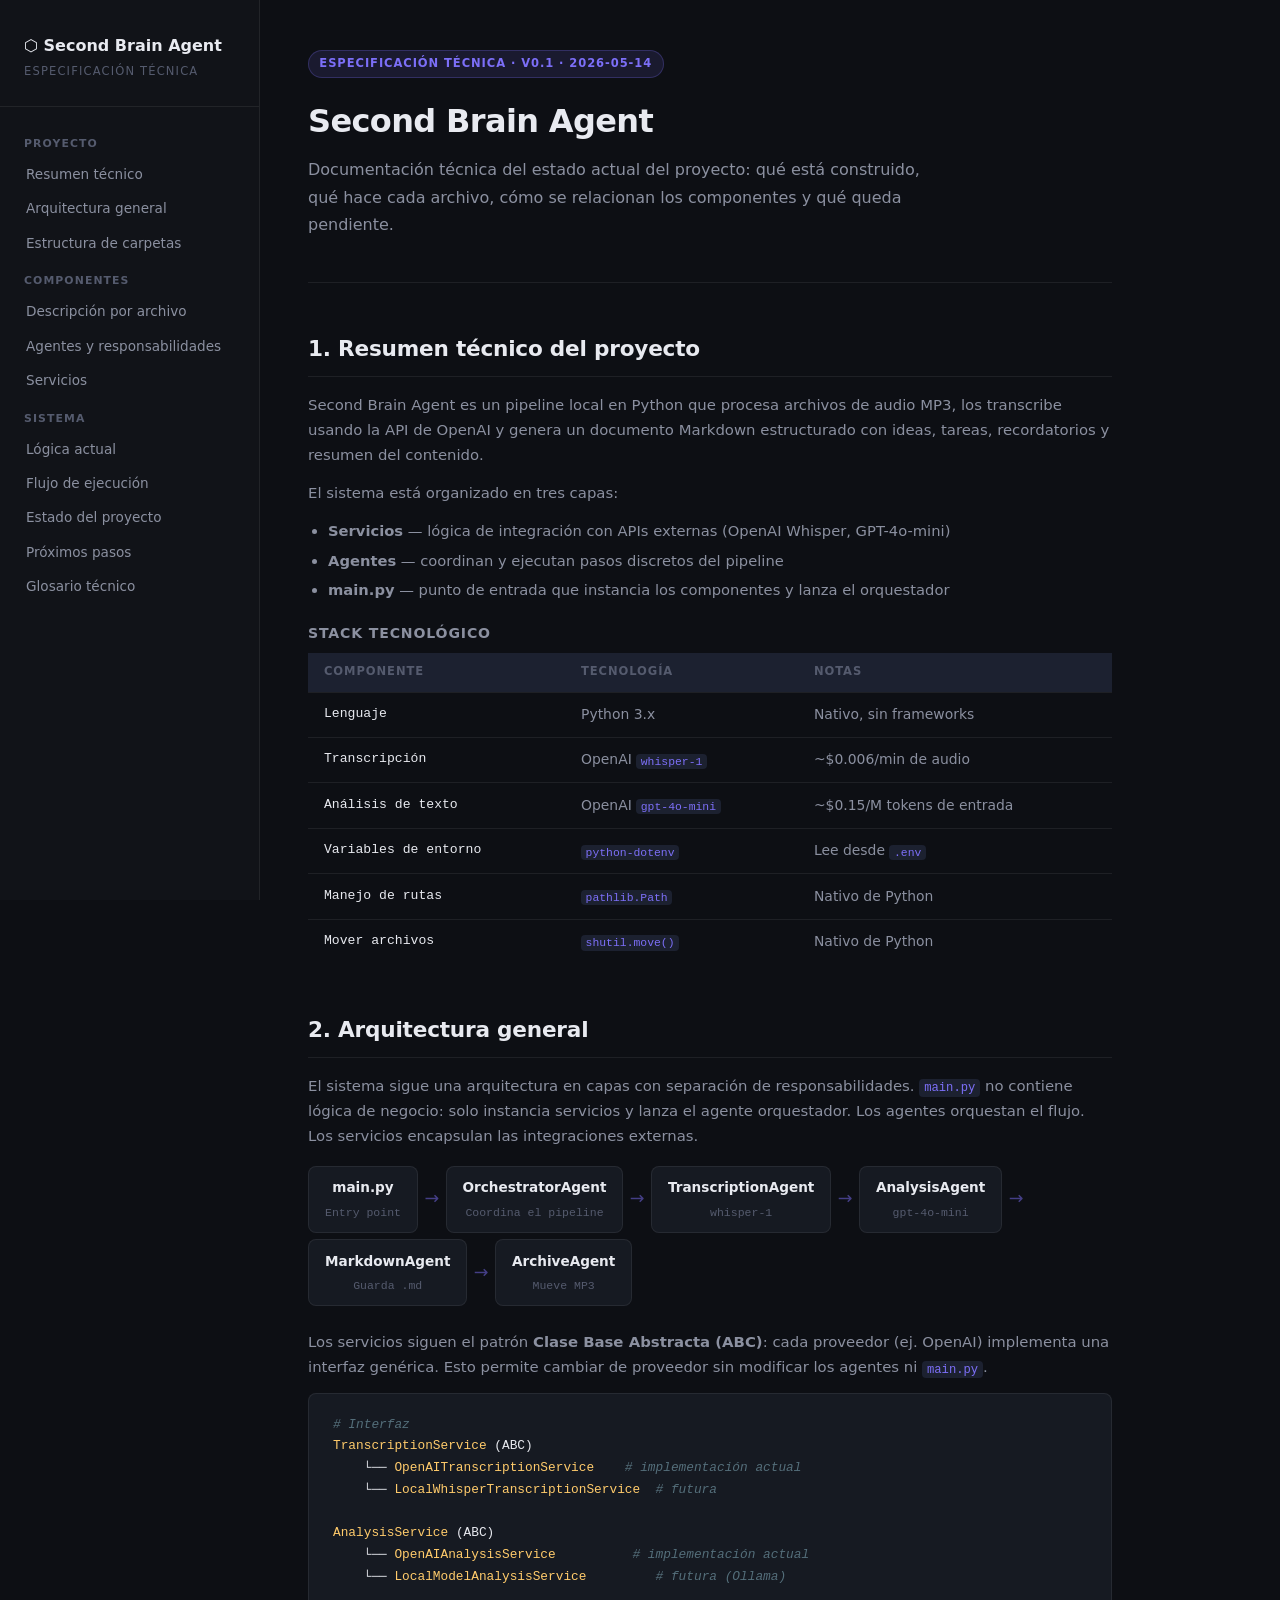
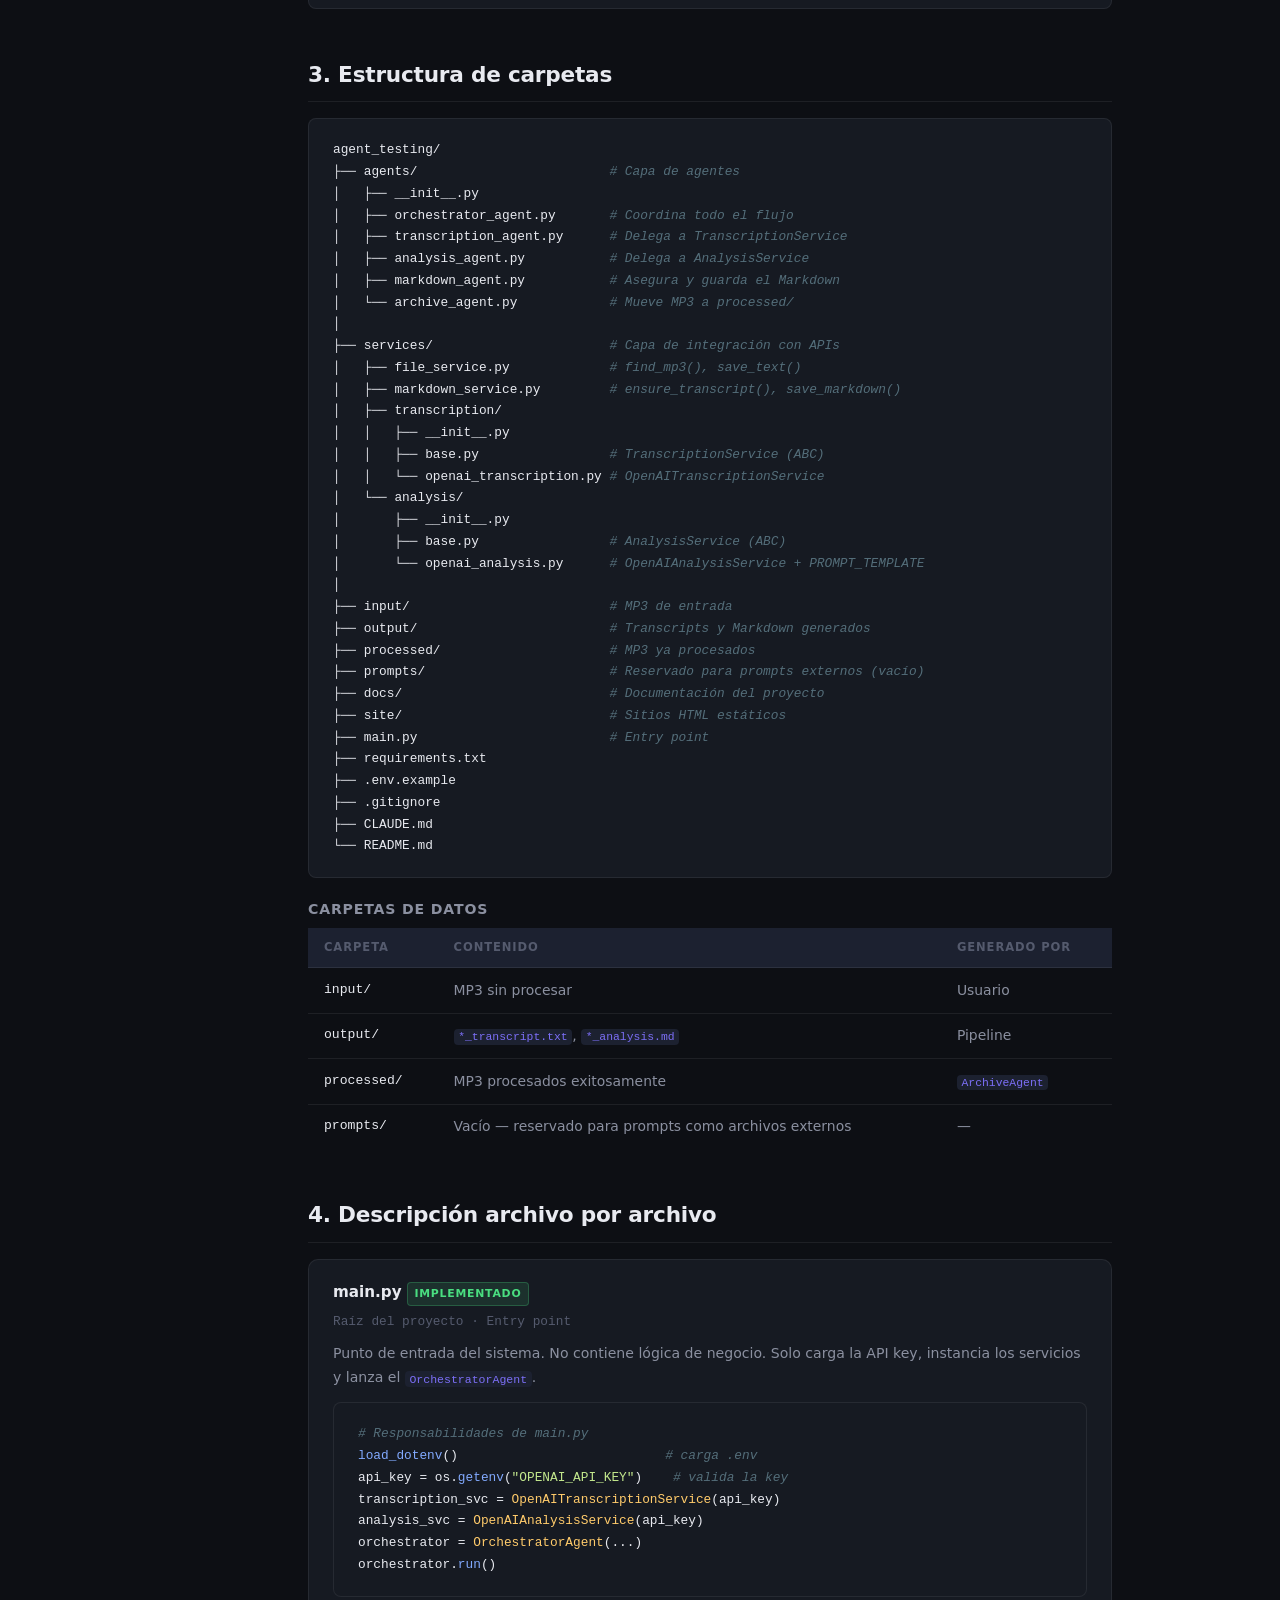
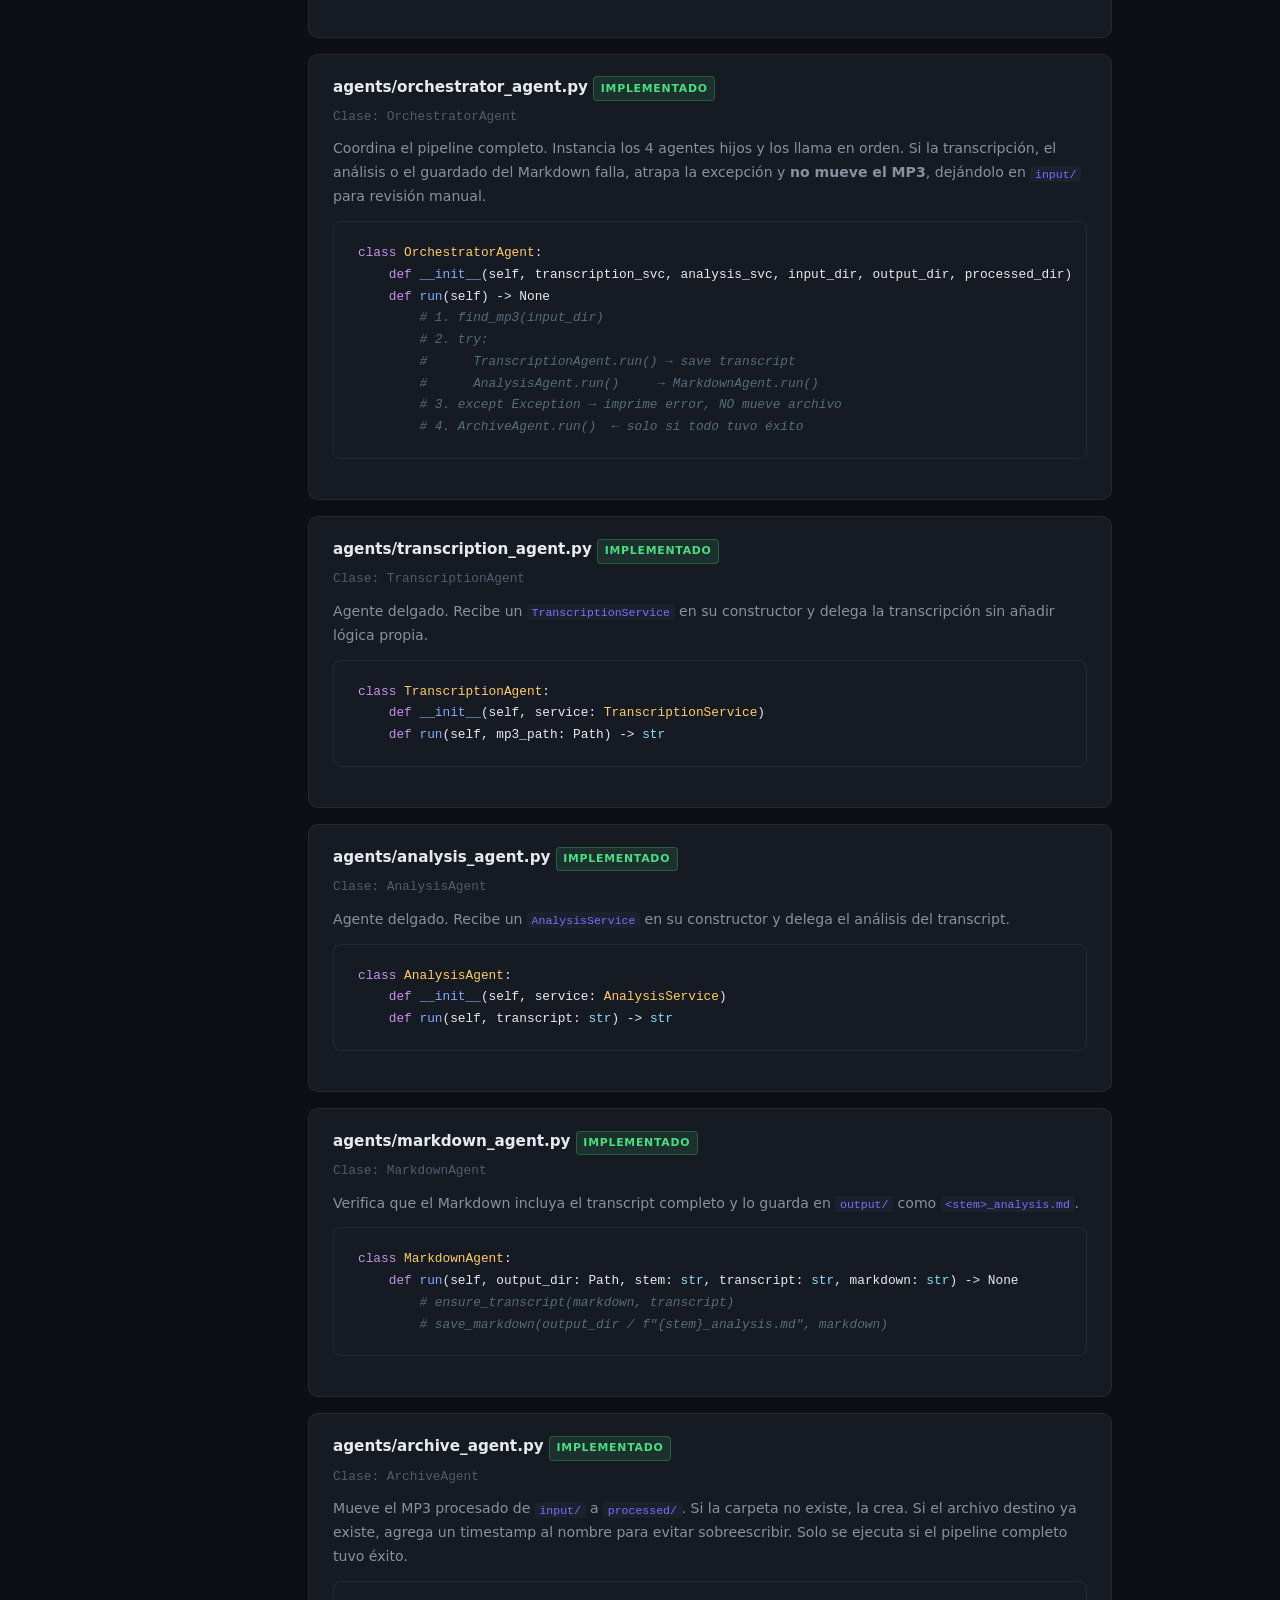
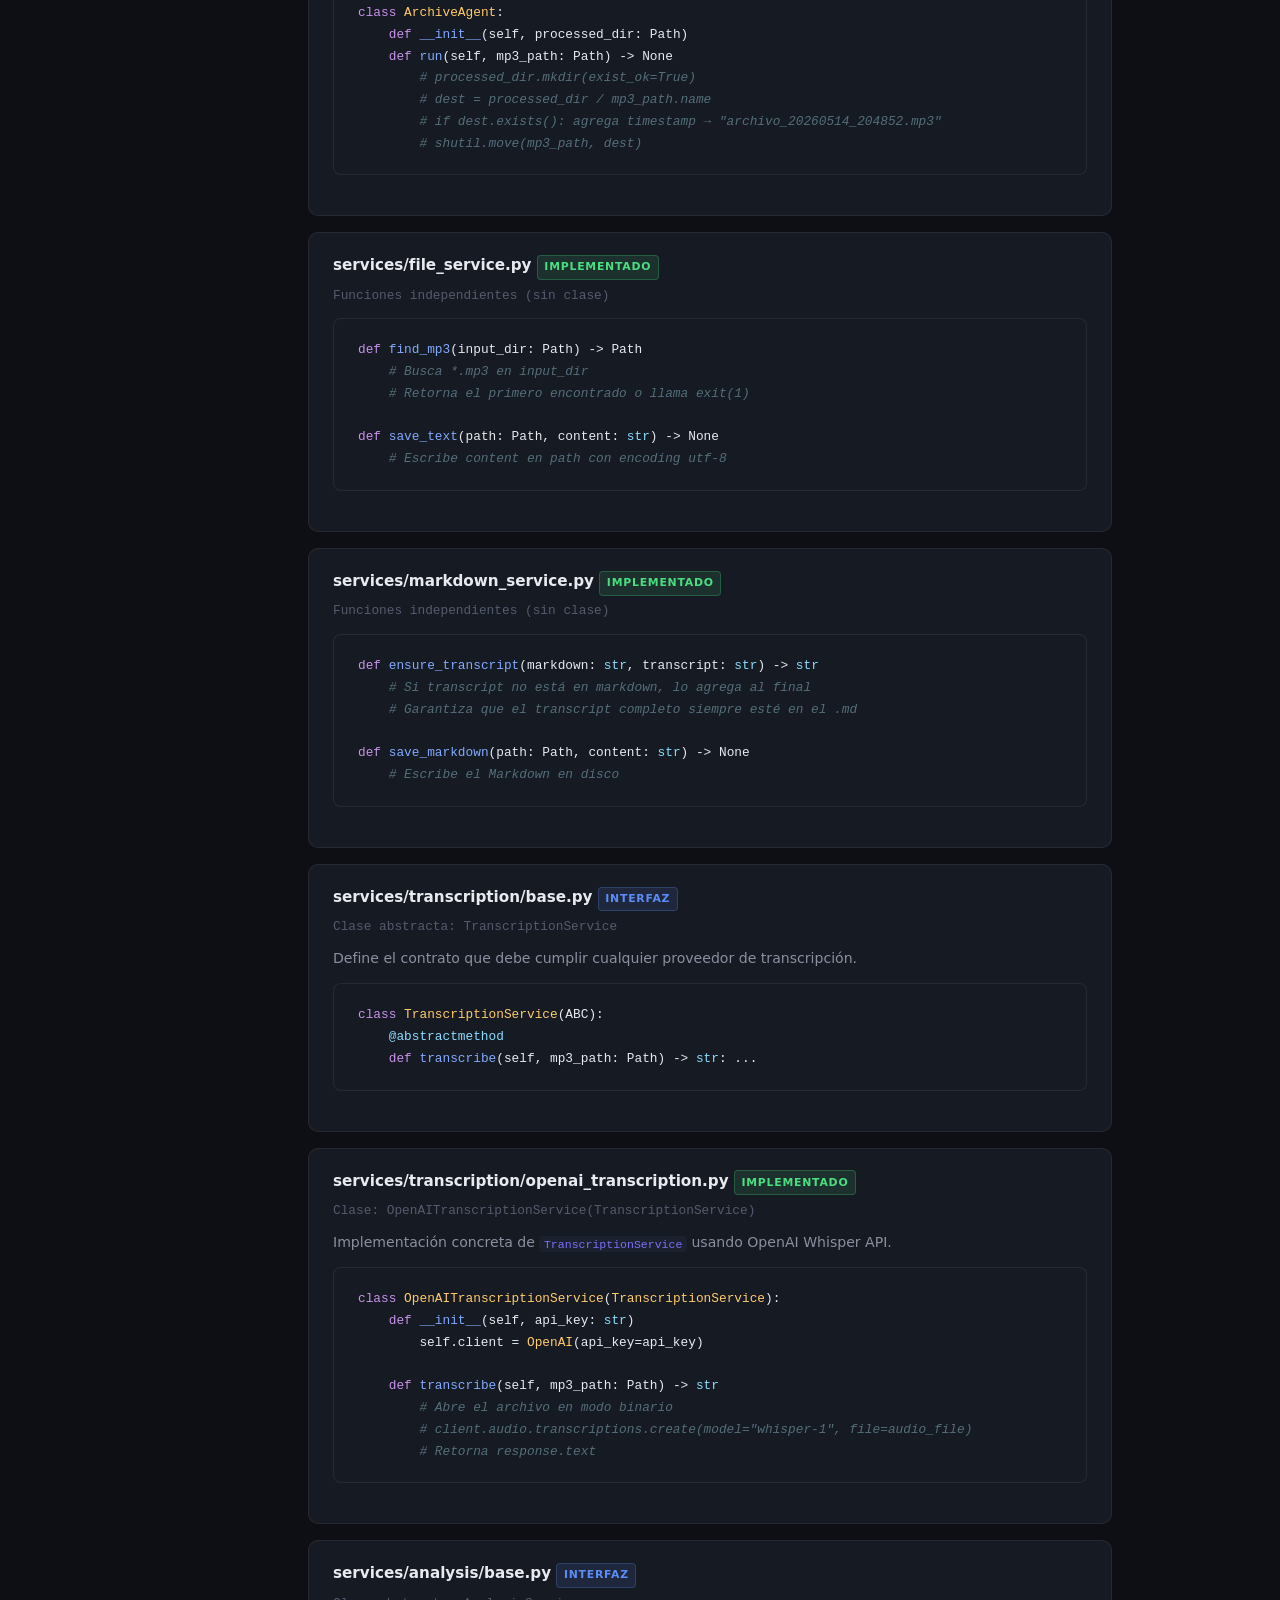
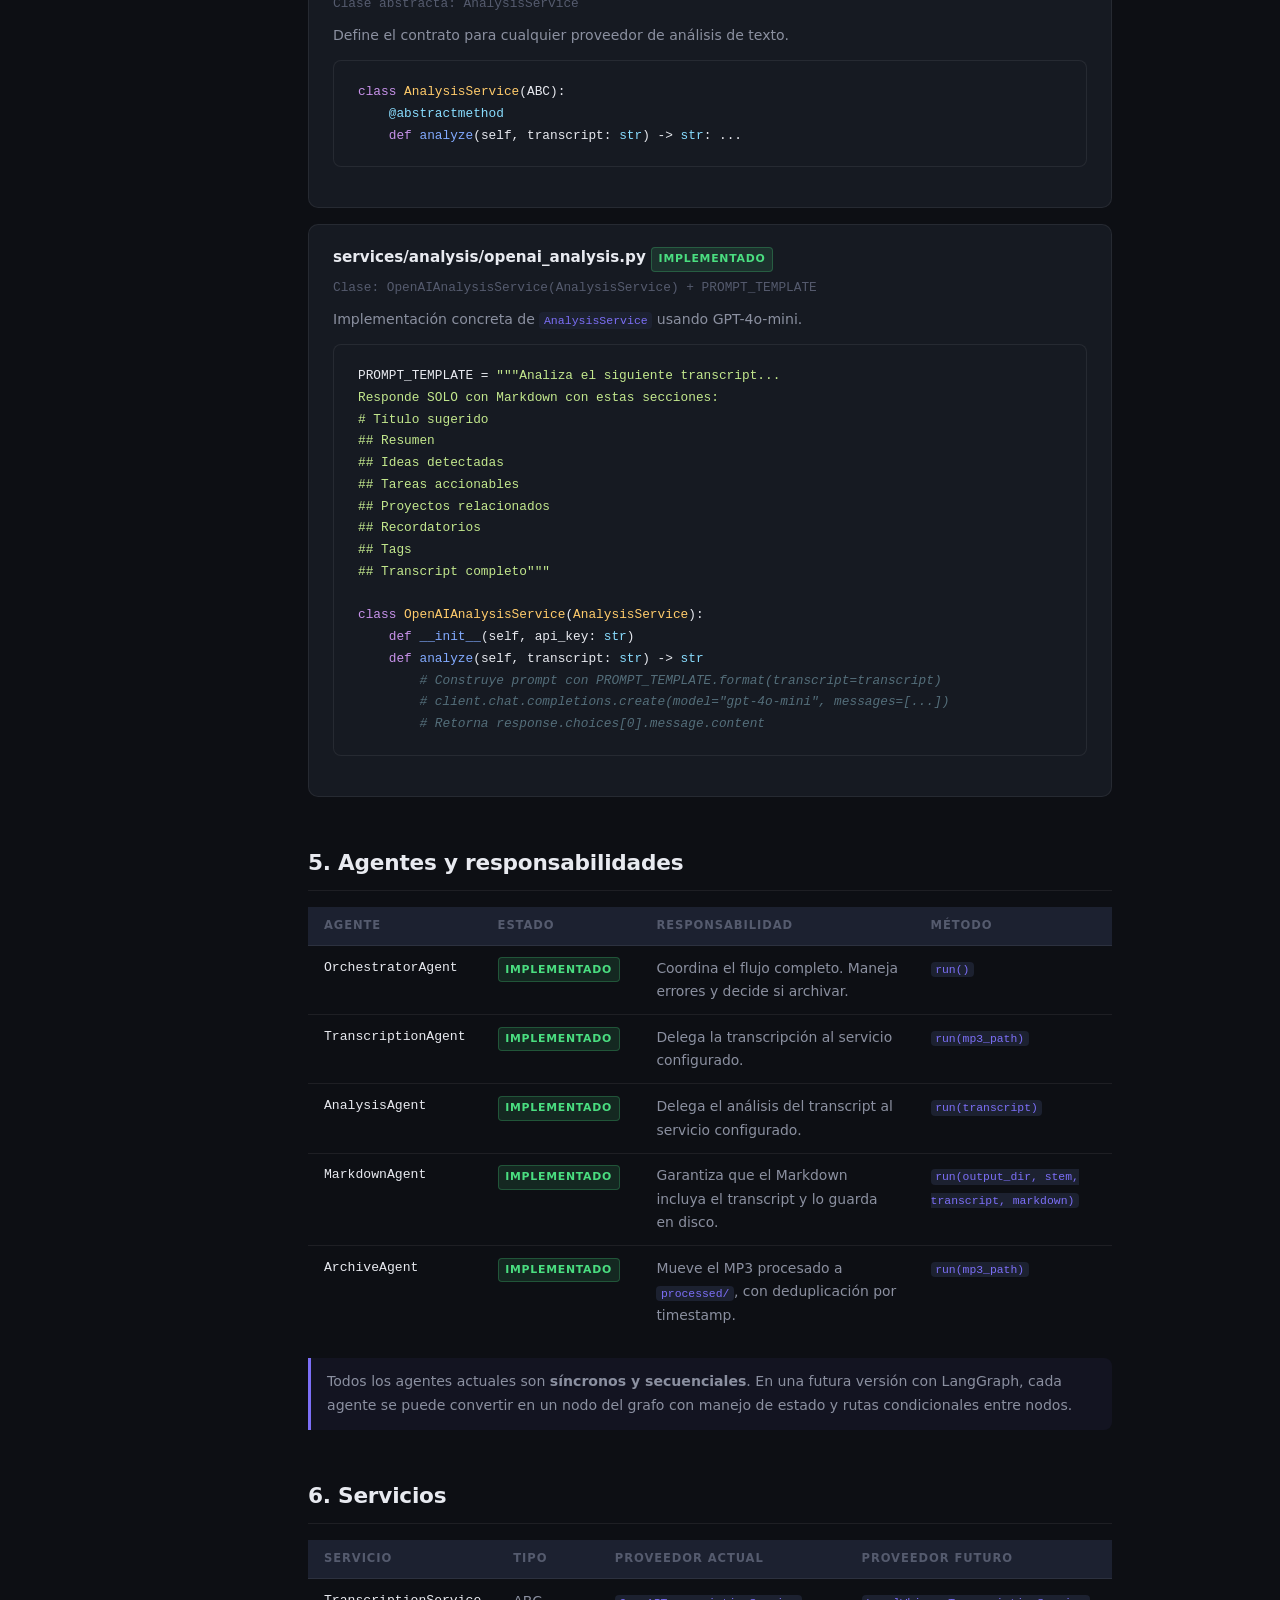
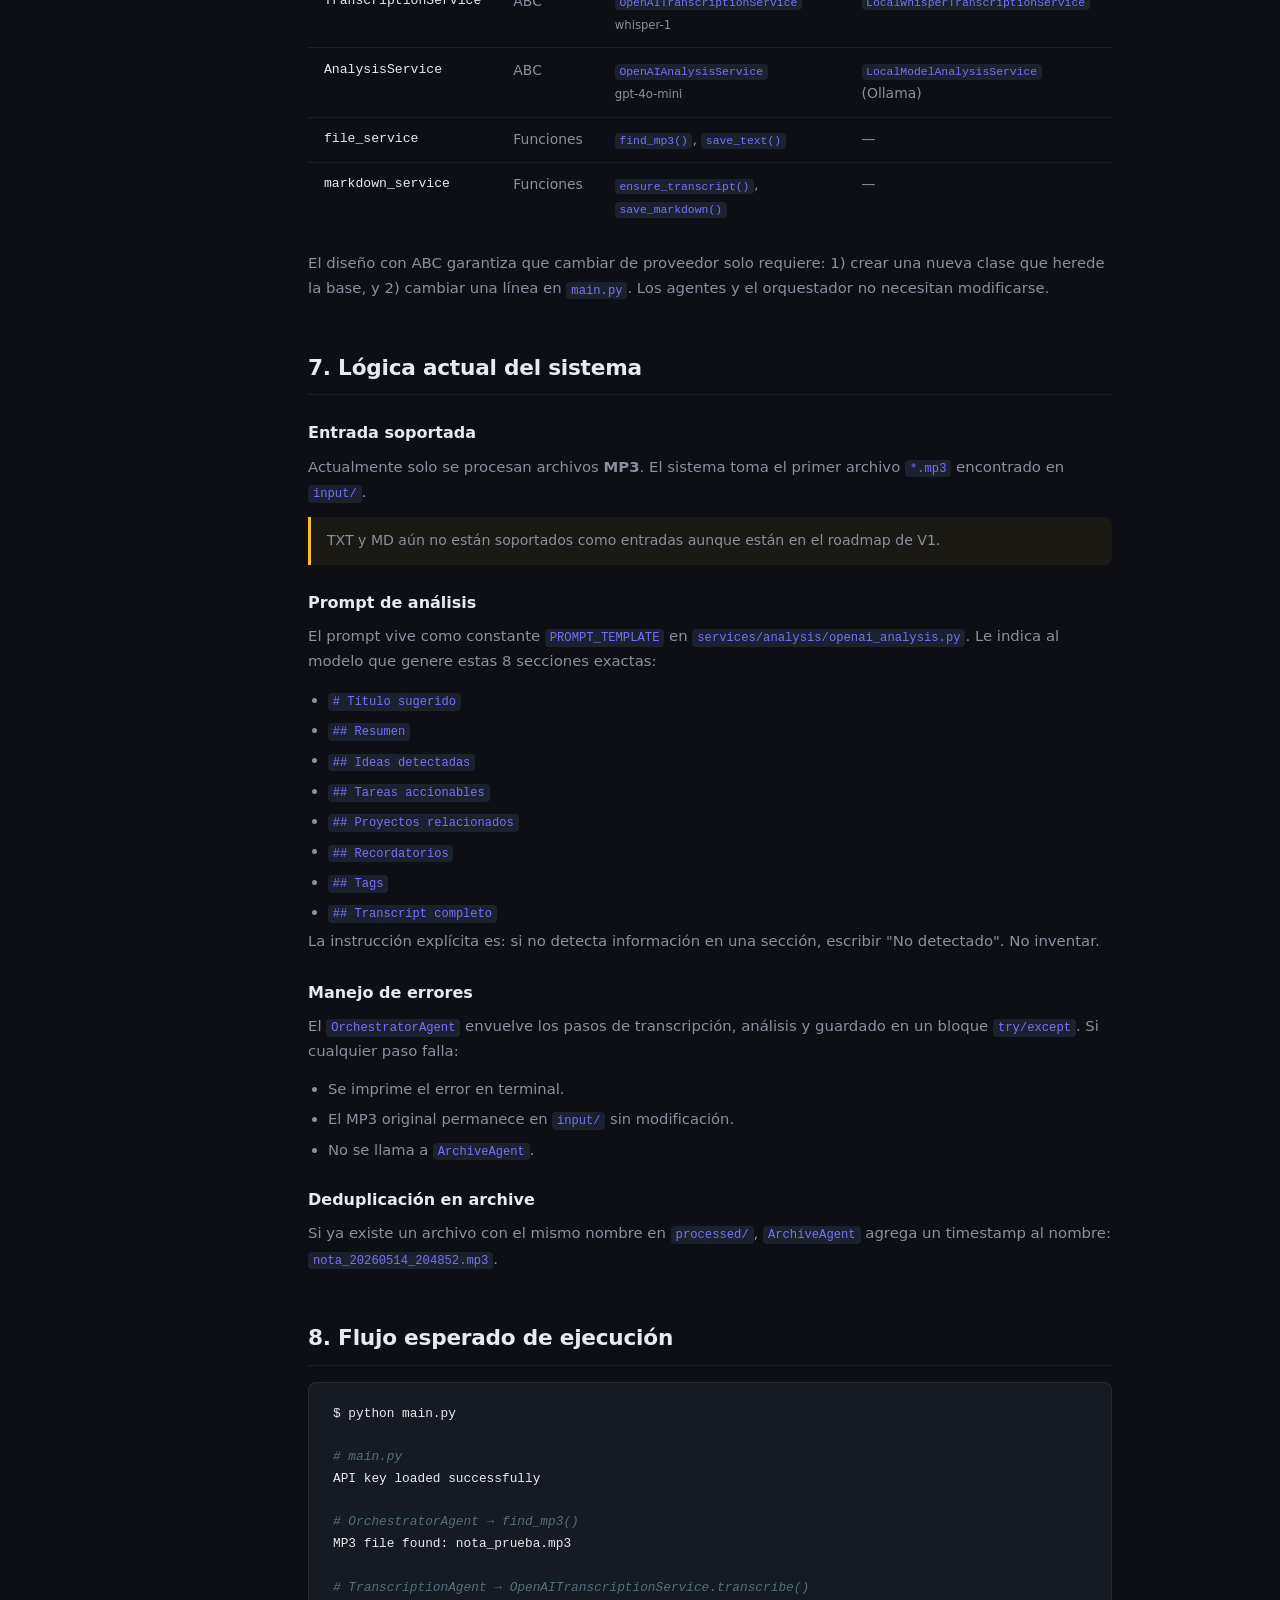
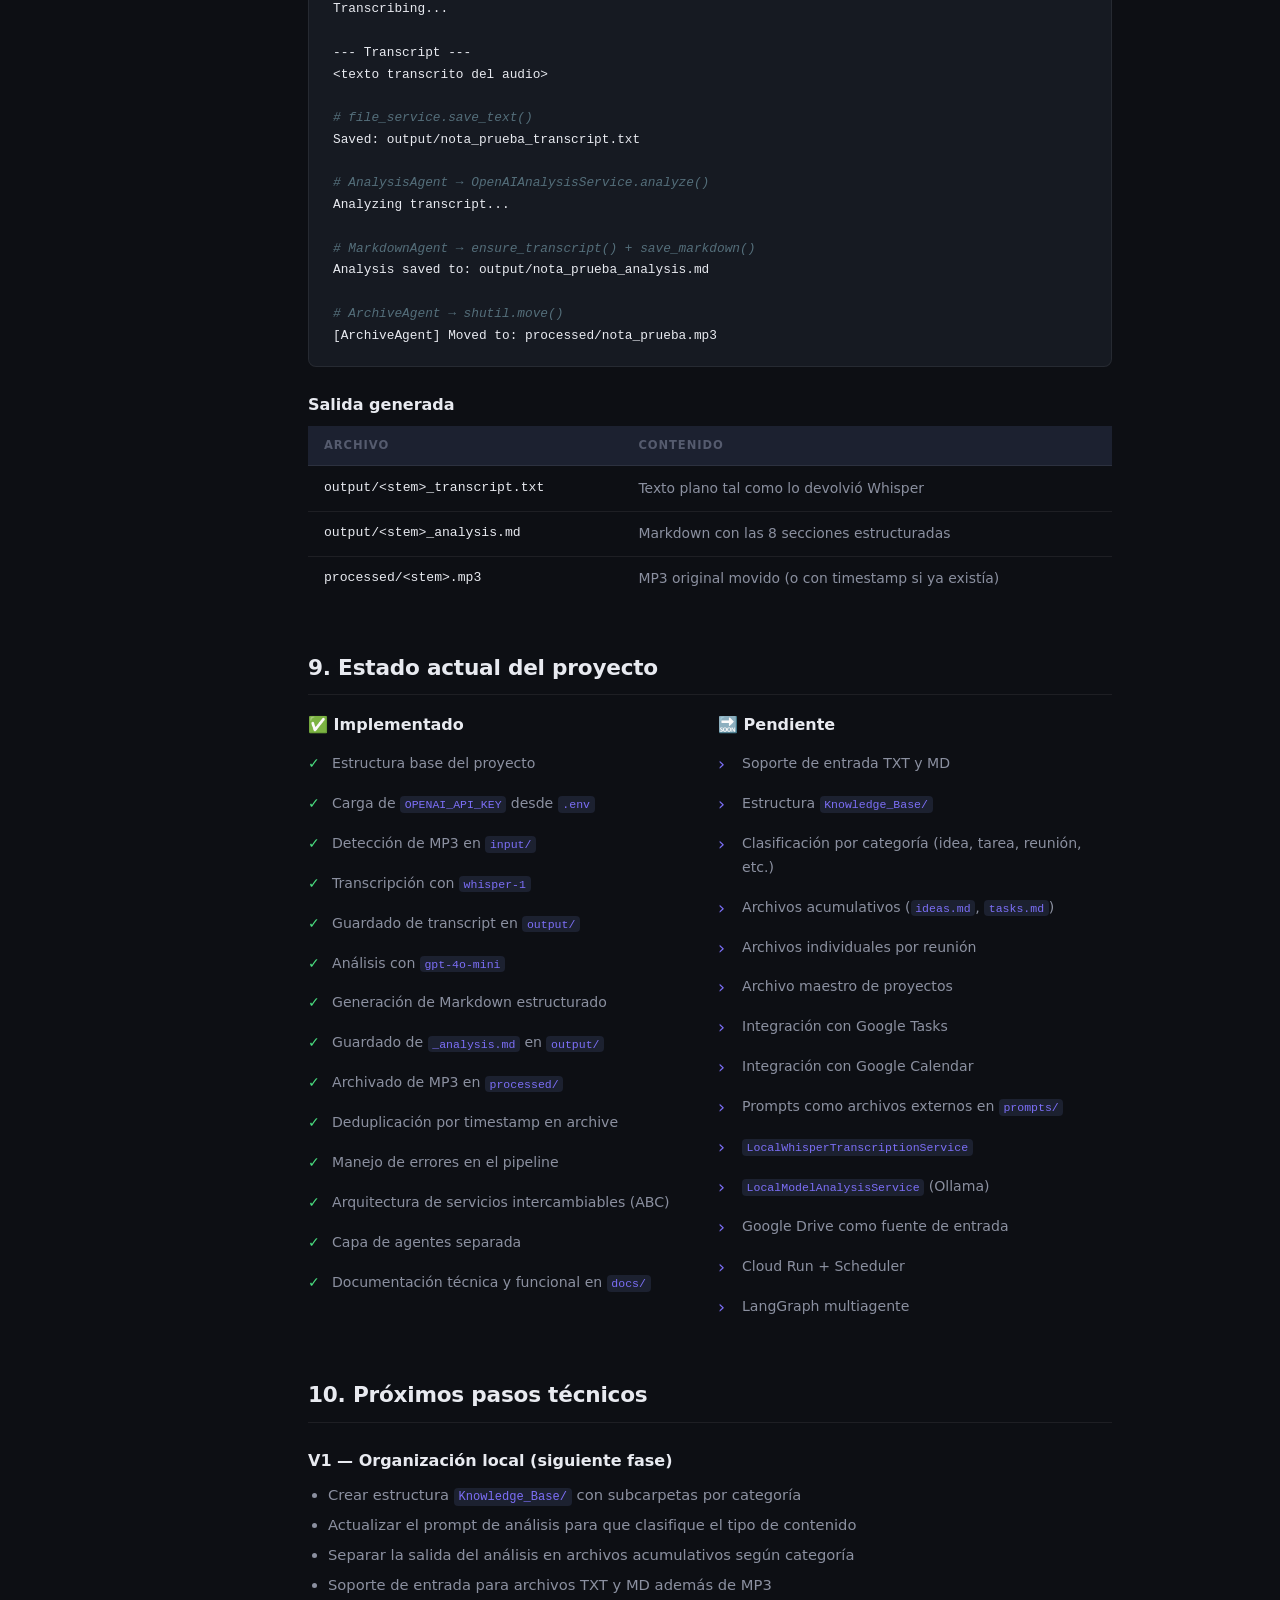
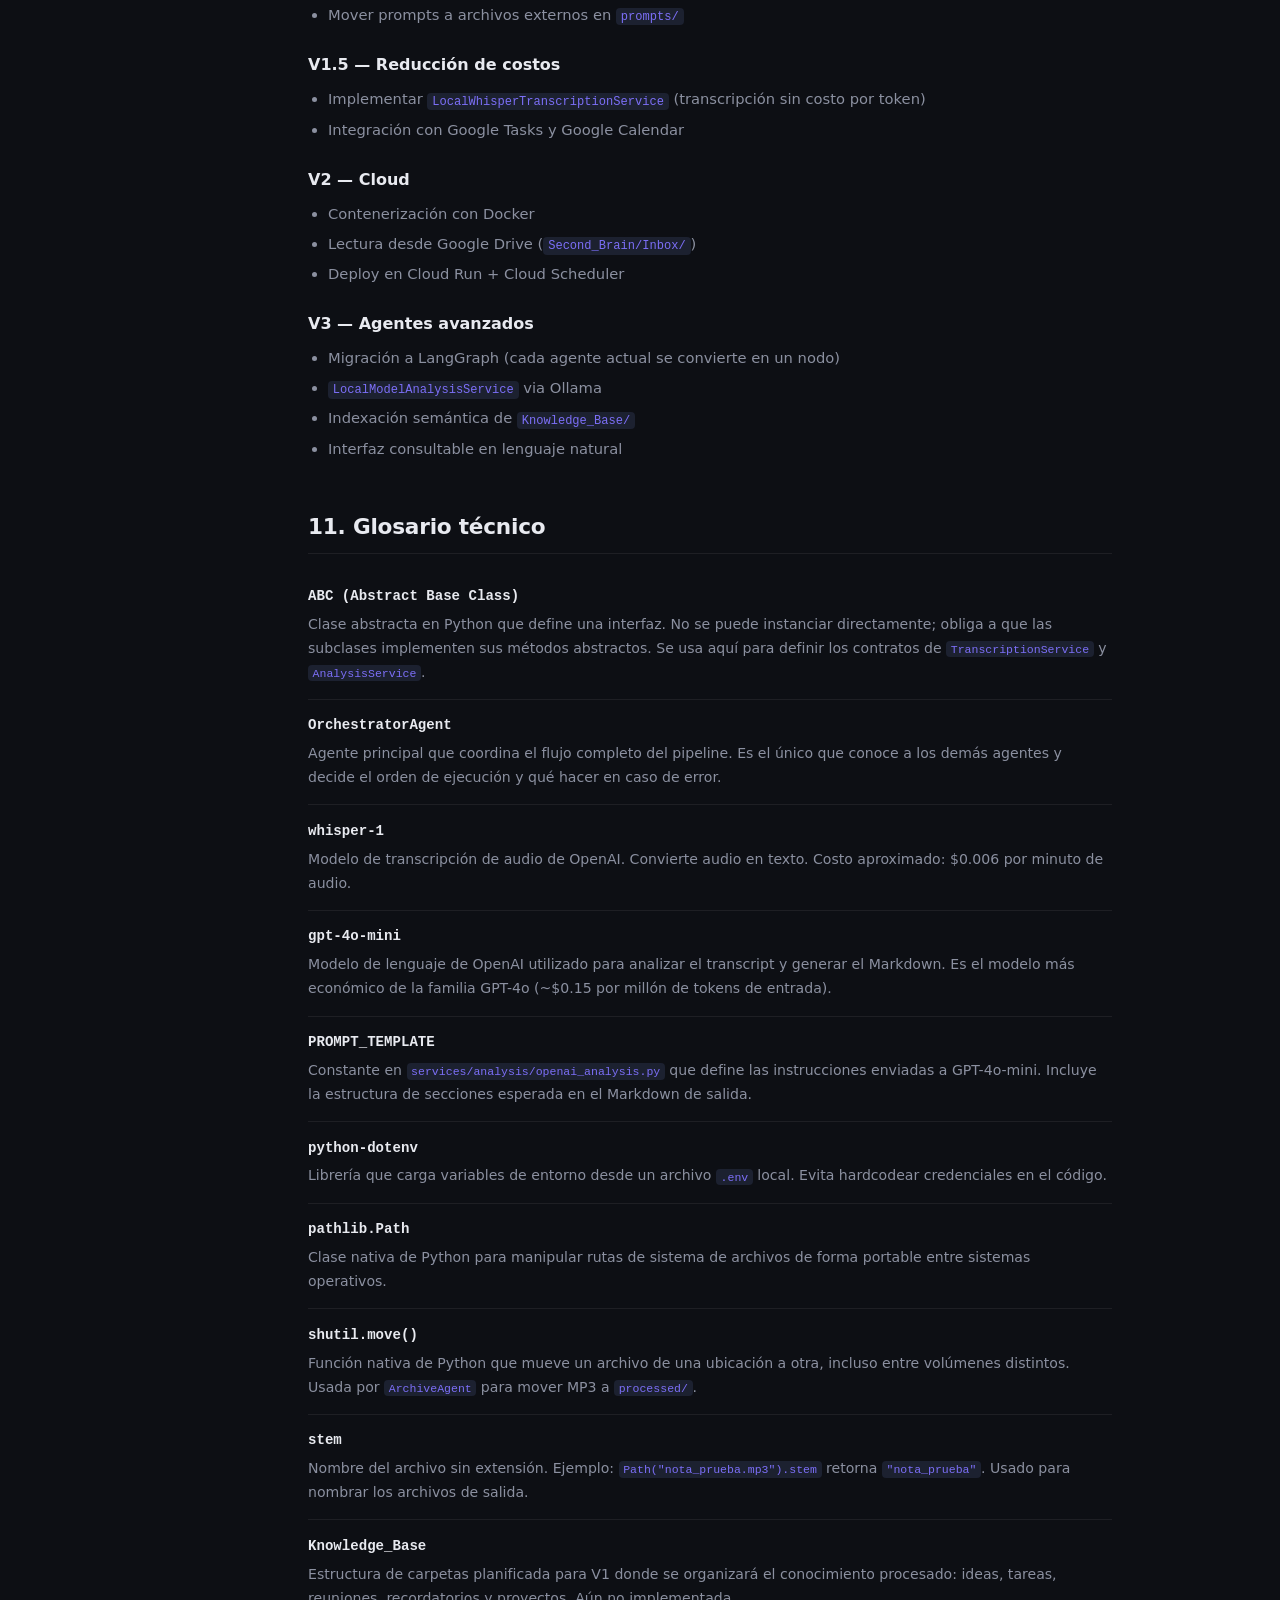
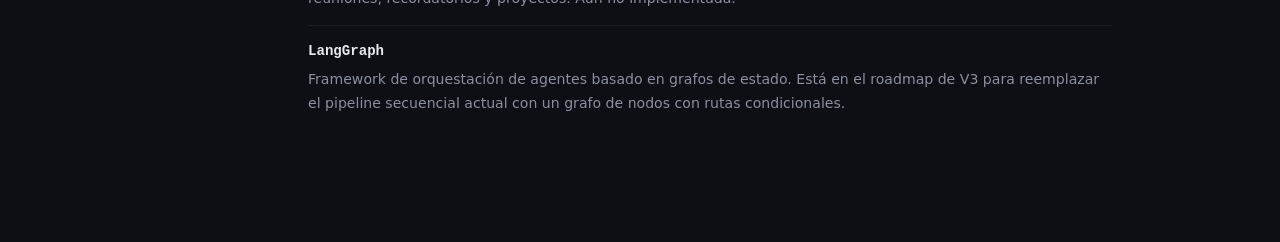
<file: site/tech_spec.html>
<!DOCTYPE html>
<html lang="es">
<head>
  <meta charset="UTF-8">
  <meta name="viewport" content="width=device-width, initial-scale=1.0">
  <title>Tech Spec — Second Brain Agent</title>
  <style>
    /* ── Reset & Variables ─────────────────────────────── */
    *, *::before, *::after { box-sizing: border-box; margin: 0; padding: 0; }

    :root {
      --bg:        #0d0f14;
      --bg-alt:    #111318;
      --surface:   #161a22;
      --surface-2: #1c2130;
      --border:    #ffffff12;
      --accent:    #7c6ff7;
      --accent-2:  #5b8df7;
      --green:     #4ade80;
      --yellow:    #fbbf24;
      --red:       #f87171;
      --text:      #e8eaf0;
      --muted:     #8b90a0;
      --dim:       #555b6e;
      --mono:      'Cascadia Code','Fira Code','Consolas',monospace;
      --font:      'Segoe UI',system-ui,-apple-system,sans-serif;
      --sidebar-w: 260px;
    }

    html { scroll-behavior: smooth; }
    body {
      font-family: var(--font);
      background: var(--bg);
      color: var(--text);
      line-height: 1.7;
      display: flex;
    }

    /* ── Sidebar ───────────────────────────────────────── */
    .sidebar {
      width: var(--sidebar-w);
      min-height: 100vh;
      background: var(--bg-alt);
      border-right: 1px solid var(--border);
      position: fixed;
      top: 0; left: 0; bottom: 0;
      overflow-y: auto;
      padding: 2rem 0;
    }

    .sidebar-logo {
      padding: 0 1.5rem 1.5rem;
      border-bottom: 1px solid var(--border);
      margin-bottom: 1.25rem;
    }
    .sidebar-logo .proj { font-weight: 800; font-size: 1rem; color: var(--text); }
    .sidebar-logo .label { font-size: 0.72rem; color: var(--dim); text-transform: uppercase; letter-spacing: 0.1em; margin-top: 0.2rem; }

    .nav-group { margin-bottom: 0.25rem; }
    .nav-group-title {
      font-size: 0.68rem;
      font-weight: 700;
      text-transform: uppercase;
      letter-spacing: 0.1em;
      color: var(--dim);
      padding: 0.5rem 1.5rem 0.25rem;
    }
    .sidebar a {
      display: block;
      padding: 0.35rem 1.5rem;
      font-size: 0.85rem;
      color: var(--muted);
      text-decoration: none;
      transition: color 0.15s, background 0.15s;
      border-left: 2px solid transparent;
    }
    .sidebar a:hover {
      color: var(--text);
      background: rgba(255,255,255,0.04);
      border-left-color: var(--accent);
    }

    /* ── Main ──────────────────────────────────────────── */
    .main {
      margin-left: var(--sidebar-w);
      max-width: 900px;
      padding: 3rem 3rem 6rem;
      width: 100%;
    }

    /* ── Typography ────────────────────────────────────── */
    h1 { font-size: 2rem; font-weight: 800; letter-spacing: -0.02em; margin-bottom: 0.5rem; }
    h2 {
      font-size: 1.35rem; font-weight: 700; letter-spacing: -0.01em;
      margin: 3rem 0 1rem;
      padding-bottom: 0.5rem;
      border-bottom: 1px solid var(--border);
      color: var(--text);
    }
    h3 { font-size: 1rem; font-weight: 700; color: var(--text); margin: 1.5rem 0 0.5rem; }
    h4 { font-size: 0.88rem; font-weight: 600; color: var(--muted); margin: 1.25rem 0 0.4rem; text-transform: uppercase; letter-spacing: 0.06em; }
    p  { color: var(--muted); margin-bottom: 0.75rem; font-size: 0.93rem; }
    ul { padding-left: 1.25rem; color: var(--muted); font-size: 0.92rem; }
    li { margin-bottom: 0.3rem; }
    a  { color: var(--accent); text-decoration: none; }

    /* ── Page header ───────────────────────────────────── */
    .page-header { margin-bottom: 2.5rem; padding-bottom: 2rem; border-bottom: 1px solid var(--border); }
    .page-header .badge {
      display: inline-block;
      background: rgba(124,111,247,0.12);
      border: 1px solid rgba(124,111,247,0.25);
      color: var(--accent);
      font-size: 0.72rem; font-weight: 600;
      letter-spacing: 0.08em; text-transform: uppercase;
      padding: 0.3em 0.9em; border-radius: 999px;
      margin-bottom: 1rem;
    }
    .page-header p { font-size: 1rem; max-width: 640px; }

    /* ── Code blocks ───────────────────────────────────── */
    pre {
      background: var(--surface);
      border: 1px solid var(--border);
      border-radius: 8px;
      padding: 1.25rem 1.5rem;
      overflow-x: auto;
      font-family: var(--mono);
      font-size: 0.8rem;
      line-height: 1.7;
      color: var(--text);
      margin: 0.75rem 0 1.25rem;
    }
    code {
      font-family: var(--mono);
      font-size: 0.82em;
      background: var(--surface-2);
      color: var(--accent);
      padding: 0.15em 0.4em;
      border-radius: 4px;
    }
    pre code { background: none; padding: 0; font-size: inherit; color: inherit; }

    /* Syntax color hints */
    .kw  { color: #c792ea; }
    .fn  { color: #82aaff; }
    .st  { color: #c3e88d; }
    .cm  { color: #546e7a; font-style: italic; }
    .cl  { color: #ffcb6b; }
    .py  { color: #89ddff; }

    /* ── Badges ────────────────────────────────────────── */
    .tag {
      display: inline-block;
      font-size: 0.68rem; font-weight: 700;
      text-transform: uppercase; letter-spacing: 0.07em;
      padding: 0.2em 0.6em; border-radius: 4px;
      margin-right: 0.3rem;
    }
    .tag-impl  { background: rgba(74,222,128,0.12); color: var(--green); border: 1px solid rgba(74,222,128,0.25); }
    .tag-phd   { background: rgba(251,191,36,0.12); color: var(--yellow); border: 1px solid rgba(251,191,36,0.25); }
    .tag-abc   { background: rgba(91,141,247,0.12); color: var(--accent-2); border: 1px solid rgba(91,141,247,0.25); }

    /* ── Cards ─────────────────────────────────────────── */
    .card {
      background: var(--surface);
      border: 1px solid var(--border);
      border-radius: 10px;
      padding: 1.25rem 1.5rem;
      margin-bottom: 1rem;
    }
    .card-title { font-weight: 700; color: var(--text); font-size: 0.95rem; margin-bottom: 0.3rem; }
    .card-sub   { font-size: 0.8rem; color: var(--dim); font-family: var(--mono); margin-bottom: 0.6rem; }
    .card p     { font-size: 0.88rem; margin-bottom: 0; }

    /* ── Tables ────────────────────────────────────────── */
    table { width: 100%; border-collapse: collapse; font-size: 0.87rem; margin-bottom: 1.25rem; }
    th {
      text-align: left; padding: 0.6rem 1rem;
      background: var(--surface-2);
      color: var(--dim); font-size: 0.72rem;
      text-transform: uppercase; letter-spacing: 0.08em;
      border-bottom: 1px solid var(--border);
    }
    td { padding: 0.65rem 1rem; border-bottom: 1px solid var(--border); vertical-align: top; color: var(--muted); }
    td:first-child { font-family: var(--mono); color: var(--text); font-size: 0.82rem; }
    tr:last-child td { border-bottom: none; }

    /* ── Flow diagram ──────────────────────────────────── */
    .flow {
      display: flex; align-items: center; gap: 0.4rem;
      flex-wrap: wrap; margin: 1rem 0 1.5rem;
    }
    .flow-box {
      background: var(--surface);
      border: 1px solid var(--border);
      border-radius: 8px;
      padding: 0.6rem 1rem;
      font-size: 0.82rem;
      text-align: center;
    }
    .flow-box .fb-title { color: var(--text); font-weight: 600; font-size: 0.85rem; }
    .flow-box .fb-sub   { color: var(--dim); font-size: 0.72rem; font-family: var(--mono); margin-top: 0.2rem; }
    .flow-arrow { color: var(--accent); font-size: 1.1rem; opacity: 0.5; flex-shrink: 0; }

    /* ── Callout ───────────────────────────────────────── */
    .callout {
      border-left: 3px solid var(--accent);
      background: rgba(124,111,247,0.06);
      border-radius: 0 8px 8px 0;
      padding: 0.75rem 1rem;
      margin: 0.75rem 0 1.25rem;
      font-size: 0.88rem;
      color: var(--muted);
    }
    .callout.warn { border-color: var(--yellow); background: rgba(251,191,36,0.06); }

    /* ── Status grid ───────────────────────────────────── */
    .status-grid { display: grid; grid-template-columns: 1fr 1fr; gap: 1rem; margin-top: 1rem; }
    .status-col h3 { margin-top: 0; }
    .status-list { list-style: none; padding: 0; }
    .status-list li { padding: 0.35rem 0; padding-left: 1.5rem; position: relative; font-size: 0.88rem; color: var(--muted); }
    .done li::before  { content: '✓'; position: absolute; left: 0; color: var(--green); font-weight: 700; }
    .next li::before  { content: '›'; position: absolute; left: 0; color: var(--accent); font-size: 1.1rem; line-height: 1.4; }

    /* ── Glossary ──────────────────────────────────────── */
    .glossary-item { padding: 0.9rem 0; border-bottom: 1px solid var(--border); }
    .glossary-item:last-child { border-bottom: none; }
    .gterm { font-family: var(--mono); font-weight: 700; color: var(--text); font-size: 0.88rem; }
    .gdef  { font-size: 0.88rem; color: var(--muted); margin-top: 0.25rem; }

    /* ── Responsive ────────────────────────────────────── */
    @media (max-width: 900px) {
      .sidebar { display: none; }
      .main { margin-left: 0; padding: 2rem 1.25rem 4rem; }
      .status-grid { grid-template-columns: 1fr; }
    }
  </style>
</head>
<body>

<!-- SIDEBAR -->
<nav class="sidebar">
  <div class="sidebar-logo">
    <div class="proj">⬡ Second Brain Agent</div>
    <div class="label">Especificación Técnica</div>
  </div>

  <div class="nav-group">
    <div class="nav-group-title">Proyecto</div>
    <a href="#resumen">Resumen técnico</a>
    <a href="#arquitectura">Arquitectura general</a>
    <a href="#carpetas">Estructura de carpetas</a>
  </div>

  <div class="nav-group">
    <div class="nav-group-title">Componentes</div>
    <a href="#archivos">Descripción por archivo</a>
    <a href="#agentes">Agentes y responsabilidades</a>
    <a href="#servicios">Servicios</a>
  </div>

  <div class="nav-group">
    <div class="nav-group-title">Sistema</div>
    <a href="#logica">Lógica actual</a>
    <a href="#flujo">Flujo de ejecución</a>
    <a href="#estado">Estado del proyecto</a>
    <a href="#proximos">Próximos pasos</a>
    <a href="#glosario">Glosario técnico</a>
  </div>
</nav>

<!-- MAIN CONTENT -->
<main class="main">

  <!-- HEADER -->
  <div class="page-header" id="top">
    <div class="badge">Especificación Técnica · v0.1 · 2026-05-14</div>
    <h1>Second Brain Agent</h1>
    <p>
      Documentación técnica del estado actual del proyecto: qué está construido,
      qué hace cada archivo, cómo se relacionan los componentes y qué queda pendiente.
    </p>
  </div>

  <!-- 1. RESUMEN TÉCNICO -->
  <section id="resumen">
    <h2>1. Resumen técnico del proyecto</h2>
    <p>
      Second Brain Agent es un pipeline local en Python que procesa archivos de audio MP3,
      los transcribe usando la API de OpenAI y genera un documento Markdown estructurado
      con ideas, tareas, recordatorios y resumen del contenido.
    </p>
    <p>
      El sistema está organizado en tres capas:
    </p>
    <ul>
      <li><strong>Servicios</strong> — lógica de integración con APIs externas (OpenAI Whisper, GPT-4o-mini)</li>
      <li><strong>Agentes</strong> — coordinan y ejecutan pasos discretos del pipeline</li>
      <li><strong>main.py</strong> — punto de entrada que instancia los componentes y lanza el orquestador</li>
    </ul>

    <h4>Stack tecnológico</h4>
    <table>
      <tr><th>Componente</th><th>Tecnología</th><th>Notas</th></tr>
      <tr><td>Lenguaje</td><td>Python 3.x</td><td>Nativo, sin frameworks</td></tr>
      <tr><td>Transcripción</td><td>OpenAI <code>whisper-1</code></td><td>~$0.006/min de audio</td></tr>
      <tr><td>Análisis de texto</td><td>OpenAI <code>gpt-4o-mini</code></td><td>~$0.15/M tokens de entrada</td></tr>
      <tr><td>Variables de entorno</td><td><code>python-dotenv</code></td><td>Lee desde <code>.env</code></td></tr>
      <tr><td>Manejo de rutas</td><td><code>pathlib.Path</code></td><td>Nativo de Python</td></tr>
      <tr><td>Mover archivos</td><td><code>shutil.move()</code></td><td>Nativo de Python</td></tr>
    </table>
  </section>

  <!-- 2. ARQUITECTURA GENERAL -->
  <section id="arquitectura">
    <h2>2. Arquitectura general</h2>
    <p>
      El sistema sigue una arquitectura en capas con separación de responsabilidades.
      <code>main.py</code> no contiene lógica de negocio: solo instancia servicios y lanza el agente orquestador.
      Los agentes orquestan el flujo. Los servicios encapsulan las integraciones externas.
    </p>

    <div class="flow">
      <div class="flow-box">
        <div class="fb-title">main.py</div>
        <div class="fb-sub">Entry point</div>
      </div>
      <div class="flow-arrow">→</div>
      <div class="flow-box">
        <div class="fb-title">OrchestratorAgent</div>
        <div class="fb-sub">Coordina el pipeline</div>
      </div>
      <div class="flow-arrow">→</div>
      <div class="flow-box">
        <div class="fb-title">TranscriptionAgent</div>
        <div class="fb-sub">whisper-1</div>
      </div>
      <div class="flow-arrow">→</div>
      <div class="flow-box">
        <div class="fb-title">AnalysisAgent</div>
        <div class="fb-sub">gpt-4o-mini</div>
      </div>
      <div class="flow-arrow">→</div>
      <div class="flow-box">
        <div class="fb-title">MarkdownAgent</div>
        <div class="fb-sub">Guarda .md</div>
      </div>
      <div class="flow-arrow">→</div>
      <div class="flow-box">
        <div class="fb-title">ArchiveAgent</div>
        <div class="fb-sub">Mueve MP3</div>
      </div>
    </div>

    <p>
      Los servicios siguen el patrón <strong>Clase Base Abstracta (ABC)</strong>:
      cada proveedor (ej. OpenAI) implementa una interfaz genérica.
      Esto permite cambiar de proveedor sin modificar los agentes ni <code>main.py</code>.
    </p>

    <pre><code><span class="cm"># Interfaz</span>
<span class="cl">TranscriptionService</span> (ABC)
    └── <span class="cl">OpenAITranscriptionService</span>    <span class="cm"># implementación actual</span>
    └── <span class="cl">LocalWhisperTranscriptionService</span>  <span class="cm"># futura</span>

<span class="cl">AnalysisService</span> (ABC)
    └── <span class="cl">OpenAIAnalysisService</span>          <span class="cm"># implementación actual</span>
    └── <span class="cl">LocalModelAnalysisService</span>         <span class="cm"># futura (Ollama)</span></code></pre>
  </section>

  <!-- 3. ESTRUCTURA DE CARPETAS -->
  <section id="carpetas">
    <h2>3. Estructura de carpetas</h2>

    <pre><code>agent_testing/
├── agents/                         <span class="cm"># Capa de agentes</span>
│   ├── __init__.py
│   ├── orchestrator_agent.py       <span class="cm"># Coordina todo el flujo</span>
│   ├── transcription_agent.py      <span class="cm"># Delega a TranscriptionService</span>
│   ├── analysis_agent.py           <span class="cm"># Delega a AnalysisService</span>
│   ├── markdown_agent.py           <span class="cm"># Asegura y guarda el Markdown</span>
│   └── archive_agent.py            <span class="cm"># Mueve MP3 a processed/</span>
│
├── services/                       <span class="cm"># Capa de integración con APIs</span>
│   ├── file_service.py             <span class="cm"># find_mp3(), save_text()</span>
│   ├── markdown_service.py         <span class="cm"># ensure_transcript(), save_markdown()</span>
│   ├── transcription/
│   │   ├── __init__.py
│   │   ├── base.py                 <span class="cm"># TranscriptionService (ABC)</span>
│   │   └── openai_transcription.py <span class="cm"># OpenAITranscriptionService</span>
│   └── analysis/
│       ├── __init__.py
│       ├── base.py                 <span class="cm"># AnalysisService (ABC)</span>
│       └── openai_analysis.py      <span class="cm"># OpenAIAnalysisService + PROMPT_TEMPLATE</span>
│
├── input/                          <span class="cm"># MP3 de entrada</span>
├── output/                         <span class="cm"># Transcripts y Markdown generados</span>
├── processed/                      <span class="cm"># MP3 ya procesados</span>
├── prompts/                        <span class="cm"># Reservado para prompts externos (vacío)</span>
├── docs/                           <span class="cm"># Documentación del proyecto</span>
├── site/                           <span class="cm"># Sitios HTML estáticos</span>
├── main.py                         <span class="cm"># Entry point</span>
├── requirements.txt
├── .env.example
├── .gitignore
├── CLAUDE.md
└── README.md</code></pre>

    <h4>Carpetas de datos</h4>
    <table>
      <tr><th>Carpeta</th><th>Contenido</th><th>Generado por</th></tr>
      <tr><td>input/</td><td>MP3 sin procesar</td><td>Usuario</td></tr>
      <tr><td>output/</td><td><code>*_transcript.txt</code>, <code>*_analysis.md</code></td><td>Pipeline</td></tr>
      <tr><td>processed/</td><td>MP3 procesados exitosamente</td><td><code>ArchiveAgent</code></td></tr>
      <tr><td>prompts/</td><td>Vacío — reservado para prompts como archivos externos</td><td>—</td></tr>
    </table>
  </section>

  <!-- 4. DESCRIPCIÓN POR ARCHIVO -->
  <section id="archivos">
    <h2>4. Descripción archivo por archivo</h2>

    <!-- main.py -->
    <div class="card">
      <div class="card-title">main.py <span class="tag tag-impl">Implementado</span></div>
      <div class="card-sub">Raíz del proyecto · Entry point</div>
      <p>
        Punto de entrada del sistema. No contiene lógica de negocio.
        Solo carga la API key, instancia los servicios y lanza el <code>OrchestratorAgent</code>.
      </p>
      <pre><code><span class="cm"># Responsabilidades de main.py</span>
<span class="fn">load_dotenv</span>()                           <span class="cm"># carga .env</span>
api_key = os.<span class="fn">getenv</span>(<span class="st">"OPENAI_API_KEY"</span>)    <span class="cm"># valida la key</span>
transcription_svc = <span class="cl">OpenAITranscriptionService</span>(api_key)
analysis_svc = <span class="cl">OpenAIAnalysisService</span>(api_key)
orchestrator = <span class="cl">OrchestratorAgent</span>(...)
orchestrator.<span class="fn">run</span>()</code></pre>
    </div>

    <!-- orchestrator_agent.py -->
    <div class="card">
      <div class="card-title">agents/orchestrator_agent.py <span class="tag tag-impl">Implementado</span></div>
      <div class="card-sub">Clase: OrchestratorAgent</div>
      <p>
        Coordina el pipeline completo. Instancia los 4 agentes hijos y los llama en orden.
        Si la transcripción, el análisis o el guardado del Markdown falla, atrapa la excepción
        y <strong>no mueve el MP3</strong>, dejándolo en <code>input/</code> para revisión manual.
      </p>
      <pre><code><span class="kw">class</span> <span class="cl">OrchestratorAgent</span>:
    <span class="kw">def</span> <span class="fn">__init__</span>(self, transcription_svc, analysis_svc, input_dir, output_dir, processed_dir)
    <span class="kw">def</span> <span class="fn">run</span>(self) -> None
        <span class="cm"># 1. find_mp3(input_dir)</span>
        <span class="cm"># 2. try:</span>
        <span class="cm">#      TranscriptionAgent.run() → save transcript</span>
        <span class="cm">#      AnalysisAgent.run()     → MarkdownAgent.run()</span>
        <span class="cm"># 3. except Exception → imprime error, NO mueve archivo</span>
        <span class="cm"># 4. ArchiveAgent.run()  ← solo si todo tuvo éxito</span></code></pre>
    </div>

    <!-- transcription_agent.py -->
    <div class="card">
      <div class="card-title">agents/transcription_agent.py <span class="tag tag-impl">Implementado</span></div>
      <div class="card-sub">Clase: TranscriptionAgent</div>
      <p>
        Agente delgado. Recibe un <code>TranscriptionService</code> en su constructor
        y delega la transcripción sin añadir lógica propia.
      </p>
      <pre><code><span class="kw">class</span> <span class="cl">TranscriptionAgent</span>:
    <span class="kw">def</span> <span class="fn">__init__</span>(self, service: <span class="cl">TranscriptionService</span>)
    <span class="kw">def</span> <span class="fn">run</span>(self, mp3_path: Path) -> <span class="py">str</span></code></pre>
    </div>

    <!-- analysis_agent.py -->
    <div class="card">
      <div class="card-title">agents/analysis_agent.py <span class="tag tag-impl">Implementado</span></div>
      <div class="card-sub">Clase: AnalysisAgent</div>
      <p>
        Agente delgado. Recibe un <code>AnalysisService</code> en su constructor
        y delega el análisis del transcript.
      </p>
      <pre><code><span class="kw">class</span> <span class="cl">AnalysisAgent</span>:
    <span class="kw">def</span> <span class="fn">__init__</span>(self, service: <span class="cl">AnalysisService</span>)
    <span class="kw">def</span> <span class="fn">run</span>(self, transcript: <span class="py">str</span>) -> <span class="py">str</span></code></pre>
    </div>

    <!-- markdown_agent.py -->
    <div class="card">
      <div class="card-title">agents/markdown_agent.py <span class="tag tag-impl">Implementado</span></div>
      <div class="card-sub">Clase: MarkdownAgent</div>
      <p>
        Verifica que el Markdown incluya el transcript completo y lo guarda en <code>output/</code>
        como <code>&lt;stem&gt;_analysis.md</code>.
      </p>
      <pre><code><span class="kw">class</span> <span class="cl">MarkdownAgent</span>:
    <span class="kw">def</span> <span class="fn">run</span>(self, output_dir: Path, stem: <span class="py">str</span>, transcript: <span class="py">str</span>, markdown: <span class="py">str</span>) -> None
        <span class="cm"># ensure_transcript(markdown, transcript)</span>
        <span class="cm"># save_markdown(output_dir / f"{stem}_analysis.md", markdown)</span></code></pre>
    </div>

    <!-- archive_agent.py -->
    <div class="card">
      <div class="card-title">agents/archive_agent.py <span class="tag tag-impl">Implementado</span></div>
      <div class="card-sub">Clase: ArchiveAgent</div>
      <p>
        Mueve el MP3 procesado de <code>input/</code> a <code>processed/</code>.
        Si la carpeta no existe, la crea. Si el archivo destino ya existe,
        agrega un timestamp al nombre para evitar sobreescribir.
        Solo se ejecuta si el pipeline completo tuvo éxito.
      </p>
      <pre><code><span class="kw">class</span> <span class="cl">ArchiveAgent</span>:
    <span class="kw">def</span> <span class="fn">__init__</span>(self, processed_dir: Path)
    <span class="kw">def</span> <span class="fn">run</span>(self, mp3_path: Path) -> None
        <span class="cm"># processed_dir.mkdir(exist_ok=True)</span>
        <span class="cm"># dest = processed_dir / mp3_path.name</span>
        <span class="cm"># if dest.exists(): agrega timestamp → "archivo_20260514_204852.mp3"</span>
        <span class="cm"># shutil.move(mp3_path, dest)</span></code></pre>
    </div>

    <!-- file_service.py -->
    <div class="card">
      <div class="card-title">services/file_service.py <span class="tag tag-impl">Implementado</span></div>
      <div class="card-sub">Funciones independientes (sin clase)</div>
      <pre><code><span class="kw">def</span> <span class="fn">find_mp3</span>(input_dir: Path) -> Path
    <span class="cm"># Busca *.mp3 en input_dir</span>
    <span class="cm"># Retorna el primero encontrado o llama exit(1)</span>

<span class="kw">def</span> <span class="fn">save_text</span>(path: Path, content: <span class="py">str</span>) -> None
    <span class="cm"># Escribe content en path con encoding utf-8</span></code></pre>
    </div>

    <!-- markdown_service.py -->
    <div class="card">
      <div class="card-title">services/markdown_service.py <span class="tag tag-impl">Implementado</span></div>
      <div class="card-sub">Funciones independientes (sin clase)</div>
      <pre><code><span class="kw">def</span> <span class="fn">ensure_transcript</span>(markdown: <span class="py">str</span>, transcript: <span class="py">str</span>) -> <span class="py">str</span>
    <span class="cm"># Si transcript no está en markdown, lo agrega al final</span>
    <span class="cm"># Garantiza que el transcript completo siempre esté en el .md</span>

<span class="kw">def</span> <span class="fn">save_markdown</span>(path: Path, content: <span class="py">str</span>) -> None
    <span class="cm"># Escribe el Markdown en disco</span></code></pre>
    </div>

    <!-- transcription/base.py -->
    <div class="card">
      <div class="card-title">services/transcription/base.py <span class="tag tag-abc">Interfaz</span></div>
      <div class="card-sub">Clase abstracta: TranscriptionService</div>
      <p>Define el contrato que debe cumplir cualquier proveedor de transcripción.</p>
      <pre><code><span class="kw">class</span> <span class="cl">TranscriptionService</span>(ABC):
    <span class="py">@abstractmethod</span>
    <span class="kw">def</span> <span class="fn">transcribe</span>(self, mp3_path: Path) -> <span class="py">str</span>: ...</code></pre>
    </div>

    <!-- openai_transcription.py -->
    <div class="card">
      <div class="card-title">services/transcription/openai_transcription.py <span class="tag tag-impl">Implementado</span></div>
      <div class="card-sub">Clase: OpenAITranscriptionService(TranscriptionService)</div>
      <p>Implementación concreta de <code>TranscriptionService</code> usando OpenAI Whisper API.</p>
      <pre><code><span class="kw">class</span> <span class="cl">OpenAITranscriptionService</span>(<span class="cl">TranscriptionService</span>):
    <span class="kw">def</span> <span class="fn">__init__</span>(self, api_key: <span class="py">str</span>)
        self.client = <span class="cl">OpenAI</span>(api_key=api_key)

    <span class="kw">def</span> <span class="fn">transcribe</span>(self, mp3_path: Path) -> <span class="py">str</span>
        <span class="cm"># Abre el archivo en modo binario</span>
        <span class="cm"># client.audio.transcriptions.create(model="whisper-1", file=audio_file)</span>
        <span class="cm"># Retorna response.text</span></code></pre>
    </div>

    <!-- analysis/base.py -->
    <div class="card">
      <div class="card-title">services/analysis/base.py <span class="tag tag-abc">Interfaz</span></div>
      <div class="card-sub">Clase abstracta: AnalysisService</div>
      <p>Define el contrato para cualquier proveedor de análisis de texto.</p>
      <pre><code><span class="kw">class</span> <span class="cl">AnalysisService</span>(ABC):
    <span class="py">@abstractmethod</span>
    <span class="kw">def</span> <span class="fn">analyze</span>(self, transcript: <span class="py">str</span>) -> <span class="py">str</span>: ...</code></pre>
    </div>

    <!-- openai_analysis.py -->
    <div class="card">
      <div class="card-title">services/analysis/openai_analysis.py <span class="tag tag-impl">Implementado</span></div>
      <div class="card-sub">Clase: OpenAIAnalysisService(AnalysisService) + PROMPT_TEMPLATE</div>
      <p>Implementación concreta de <code>AnalysisService</code> usando GPT-4o-mini.</p>
      <pre><code>PROMPT_TEMPLATE = <span class="st">"""Analiza el siguiente transcript...
Responde SOLO con Markdown con estas secciones:
# Título sugerido
## Resumen
## Ideas detectadas
## Tareas accionables
## Proyectos relacionados
## Recordatorios
## Tags
## Transcript completo"""</span>

<span class="kw">class</span> <span class="cl">OpenAIAnalysisService</span>(<span class="cl">AnalysisService</span>):
    <span class="kw">def</span> <span class="fn">__init__</span>(self, api_key: <span class="py">str</span>)
    <span class="kw">def</span> <span class="fn">analyze</span>(self, transcript: <span class="py">str</span>) -> <span class="py">str</span>
        <span class="cm"># Construye prompt con PROMPT_TEMPLATE.format(transcript=transcript)</span>
        <span class="cm"># client.chat.completions.create(model="gpt-4o-mini", messages=[...])</span>
        <span class="cm"># Retorna response.choices[0].message.content</span></code></pre>
    </div>
  </section>

  <!-- 5. AGENTES -->
  <section id="agentes">
    <h2>5. Agentes y responsabilidades</h2>

    <table>
      <tr><th>Agente</th><th>Estado</th><th>Responsabilidad</th><th>Método</th></tr>
      <tr>
        <td>OrchestratorAgent</td>
        <td><span class="tag tag-impl">Implementado</span></td>
        <td>Coordina el flujo completo. Maneja errores y decide si archivar.</td>
        <td><code>run()</code></td>
      </tr>
      <tr>
        <td>TranscriptionAgent</td>
        <td><span class="tag tag-impl">Implementado</span></td>
        <td>Delega la transcripción al servicio configurado.</td>
        <td><code>run(mp3_path)</code></td>
      </tr>
      <tr>
        <td>AnalysisAgent</td>
        <td><span class="tag tag-impl">Implementado</span></td>
        <td>Delega el análisis del transcript al servicio configurado.</td>
        <td><code>run(transcript)</code></td>
      </tr>
      <tr>
        <td>MarkdownAgent</td>
        <td><span class="tag tag-impl">Implementado</span></td>
        <td>Garantiza que el Markdown incluya el transcript y lo guarda en disco.</td>
        <td><code>run(output_dir, stem, transcript, markdown)</code></td>
      </tr>
      <tr>
        <td>ArchiveAgent</td>
        <td><span class="tag tag-impl">Implementado</span></td>
        <td>Mueve el MP3 procesado a <code>processed/</code>, con deduplicación por timestamp.</td>
        <td><code>run(mp3_path)</code></td>
      </tr>
    </table>

    <div class="callout">
      Todos los agentes actuales son <strong>síncronos y secuenciales</strong>.
      En una futura versión con LangGraph, cada agente se puede convertir en un nodo del grafo
      con manejo de estado y rutas condicionales entre nodos.
    </div>
  </section>

  <!-- 6. SERVICIOS -->
  <section id="servicios">
    <h2>6. Servicios</h2>

    <table>
      <tr><th>Servicio</th><th>Tipo</th><th>Proveedor actual</th><th>Proveedor futuro</th></tr>
      <tr>
        <td>TranscriptionService</td>
        <td>ABC</td>
        <td><code>OpenAITranscriptionService</code><br><small>whisper-1</small></td>
        <td><code>LocalWhisperTranscriptionService</code></td>
      </tr>
      <tr>
        <td>AnalysisService</td>
        <td>ABC</td>
        <td><code>OpenAIAnalysisService</code><br><small>gpt-4o-mini</small></td>
        <td><code>LocalModelAnalysisService</code> (Ollama)</td>
      </tr>
      <tr>
        <td>file_service</td>
        <td>Funciones</td>
        <td><code>find_mp3()</code>, <code>save_text()</code></td>
        <td>—</td>
      </tr>
      <tr>
        <td>markdown_service</td>
        <td>Funciones</td>
        <td><code>ensure_transcript()</code>, <code>save_markdown()</code></td>
        <td>—</td>
      </tr>
    </table>

    <p>
      El diseño con ABC garantiza que cambiar de proveedor solo requiere:
      1) crear una nueva clase que herede la base, y 2) cambiar una línea en <code>main.py</code>.
      Los agentes y el orquestador no necesitan modificarse.
    </p>
  </section>

  <!-- 7. LÓGICA ACTUAL -->
  <section id="logica">
    <h2>7. Lógica actual del sistema</h2>

    <h3>Entrada soportada</h3>
    <p>Actualmente solo se procesan archivos <strong>MP3</strong>. El sistema toma el primer archivo <code>*.mp3</code> encontrado en <code>input/</code>.</p>

    <div class="callout warn">
      TXT y MD aún no están soportados como entradas aunque están en el roadmap de V1.
    </div>

    <h3>Prompt de análisis</h3>
    <p>
      El prompt vive como constante <code>PROMPT_TEMPLATE</code> en
      <code>services/analysis/openai_analysis.py</code>.
      Le indica al modelo que genere estas 8 secciones exactas:
    </p>
    <ul>
      <li><code># Título sugerido</code></li>
      <li><code>## Resumen</code></li>
      <li><code>## Ideas detectadas</code></li>
      <li><code>## Tareas accionables</code></li>
      <li><code>## Proyectos relacionados</code></li>
      <li><code>## Recordatorios</code></li>
      <li><code>## Tags</code></li>
      <li><code>## Transcript completo</code></li>
    </ul>
    <p>La instrucción explícita es: si no detecta información en una sección, escribir "No detectado". No inventar.</p>

    <h3>Manejo de errores</h3>
    <p>
      El <code>OrchestratorAgent</code> envuelve los pasos de transcripción, análisis y guardado
      en un bloque <code>try/except</code>. Si cualquier paso falla:
    </p>
    <ul>
      <li>Se imprime el error en terminal.</li>
      <li>El MP3 original permanece en <code>input/</code> sin modificación.</li>
      <li>No se llama a <code>ArchiveAgent</code>.</li>
    </ul>

    <h3>Deduplicación en archive</h3>
    <p>
      Si ya existe un archivo con el mismo nombre en <code>processed/</code>,
      <code>ArchiveAgent</code> agrega un timestamp al nombre:
      <code>nota_20260514_204852.mp3</code>.
    </p>
  </section>

  <!-- 8. FLUJO DE EJECUCIÓN -->
  <section id="flujo">
    <h2>8. Flujo esperado de ejecución</h2>

    <pre><code>$ python main.py

<span class="cm"># main.py</span>
API key loaded successfully

<span class="cm"># OrchestratorAgent → find_mp3()</span>
MP3 file found: nota_prueba.mp3

<span class="cm"># TranscriptionAgent → OpenAITranscriptionService.transcribe()</span>
Transcribing...

--- Transcript ---
&lt;texto transcrito del audio&gt;

<span class="cm"># file_service.save_text()</span>
Saved: output/nota_prueba_transcript.txt

<span class="cm"># AnalysisAgent → OpenAIAnalysisService.analyze()</span>
Analyzing transcript...

<span class="cm"># MarkdownAgent → ensure_transcript() + save_markdown()</span>
Analysis saved to: output/nota_prueba_analysis.md

<span class="cm"># ArchiveAgent → shutil.move()</span>
[ArchiveAgent] Moved to: processed/nota_prueba.mp3</code></pre>

    <h3>Salida generada</h3>
    <table>
      <tr><th>Archivo</th><th>Contenido</th></tr>
      <tr><td>output/&lt;stem&gt;_transcript.txt</td><td>Texto plano tal como lo devolvió Whisper</td></tr>
      <tr><td>output/&lt;stem&gt;_analysis.md</td><td>Markdown con las 8 secciones estructuradas</td></tr>
      <tr><td>processed/&lt;stem&gt;.mp3</td><td>MP3 original movido (o con timestamp si ya existía)</td></tr>
    </table>
  </section>

  <!-- 9. ESTADO ACTUAL -->
  <section id="estado">
    <h2>9. Estado actual del proyecto</h2>

    <div class="status-grid">
      <div class="status-col">
        <h3>✅ Implementado</h3>
        <ul class="status-list done">
          <li>Estructura base del proyecto</li>
          <li>Carga de <code>OPENAI_API_KEY</code> desde <code>.env</code></li>
          <li>Detección de MP3 en <code>input/</code></li>
          <li>Transcripción con <code>whisper-1</code></li>
          <li>Guardado de transcript en <code>output/</code></li>
          <li>Análisis con <code>gpt-4o-mini</code></li>
          <li>Generación de Markdown estructurado</li>
          <li>Guardado de <code>_analysis.md</code> en <code>output/</code></li>
          <li>Archivado de MP3 en <code>processed/</code></li>
          <li>Deduplicación por timestamp en archive</li>
          <li>Manejo de errores en el pipeline</li>
          <li>Arquitectura de servicios intercambiables (ABC)</li>
          <li>Capa de agentes separada</li>
          <li>Documentación técnica y funcional en <code>docs/</code></li>
        </ul>
      </div>
      <div class="status-col">
        <h3>🔜 Pendiente</h3>
        <ul class="status-list next">
          <li>Soporte de entrada TXT y MD</li>
          <li>Estructura <code>Knowledge_Base/</code></li>
          <li>Clasificación por categoría (idea, tarea, reunión, etc.)</li>
          <li>Archivos acumulativos (<code>ideas.md</code>, <code>tasks.md</code>)</li>
          <li>Archivos individuales por reunión</li>
          <li>Archivo maestro de proyectos</li>
          <li>Integración con Google Tasks</li>
          <li>Integración con Google Calendar</li>
          <li>Prompts como archivos externos en <code>prompts/</code></li>
          <li><code>LocalWhisperTranscriptionService</code></li>
          <li><code>LocalModelAnalysisService</code> (Ollama)</li>
          <li>Google Drive como fuente de entrada</li>
          <li>Cloud Run + Scheduler</li>
          <li>LangGraph multiagente</li>
        </ul>
      </div>
    </div>
  </section>

  <!-- 10. PRÓXIMOS PASOS -->
  <section id="proximos">
    <h2>10. Próximos pasos técnicos</h2>

    <h3>V1 — Organización local (siguiente fase)</h3>
    <ul>
      <li>Crear estructura <code>Knowledge_Base/</code> con subcarpetas por categoría</li>
      <li>Actualizar el prompt de análisis para que clasifique el tipo de contenido</li>
      <li>Separar la salida del análisis en archivos acumulativos según categoría</li>
      <li>Soporte de entrada para archivos TXT y MD además de MP3</li>
      <li>Mover prompts a archivos externos en <code>prompts/</code></li>
    </ul>

    <h3>V1.5 — Reducción de costos</h3>
    <ul>
      <li>Implementar <code>LocalWhisperTranscriptionService</code> (transcripción sin costo por token)</li>
      <li>Integración con Google Tasks y Google Calendar</li>
    </ul>

    <h3>V2 — Cloud</h3>
    <ul>
      <li>Contenerización con Docker</li>
      <li>Lectura desde Google Drive (<code>Second_Brain/Inbox/</code>)</li>
      <li>Deploy en Cloud Run + Cloud Scheduler</li>
    </ul>

    <h3>V3 — Agentes avanzados</h3>
    <ul>
      <li>Migración a LangGraph (cada agente actual se convierte en un nodo)</li>
      <li><code>LocalModelAnalysisService</code> via Ollama</li>
      <li>Indexación semántica de <code>Knowledge_Base/</code></li>
      <li>Interfaz consultable en lenguaje natural</li>
    </ul>
  </section>

  <!-- 11. GLOSARIO -->
  <section id="glosario">
    <h2>11. Glosario técnico</h2>

    <div class="glossary-item">
      <div class="gterm">ABC (Abstract Base Class)</div>
      <div class="gdef">Clase abstracta en Python que define una interfaz. No se puede instanciar directamente; obliga a que las subclases implementen sus métodos abstractos. Se usa aquí para definir los contratos de <code>TranscriptionService</code> y <code>AnalysisService</code>.</div>
    </div>
    <div class="glossary-item">
      <div class="gterm">OrchestratorAgent</div>
      <div class="gdef">Agente principal que coordina el flujo completo del pipeline. Es el único que conoce a los demás agentes y decide el orden de ejecución y qué hacer en caso de error.</div>
    </div>
    <div class="glossary-item">
      <div class="gterm">whisper-1</div>
      <div class="gdef">Modelo de transcripción de audio de OpenAI. Convierte audio en texto. Costo aproximado: $0.006 por minuto de audio.</div>
    </div>
    <div class="glossary-item">
      <div class="gterm">gpt-4o-mini</div>
      <div class="gdef">Modelo de lenguaje de OpenAI utilizado para analizar el transcript y generar el Markdown. Es el modelo más económico de la familia GPT-4o (~$0.15 por millón de tokens de entrada).</div>
    </div>
    <div class="glossary-item">
      <div class="gterm">PROMPT_TEMPLATE</div>
      <div class="gdef">Constante en <code>services/analysis/openai_analysis.py</code> que define las instrucciones enviadas a GPT-4o-mini. Incluye la estructura de secciones esperada en el Markdown de salida.</div>
    </div>
    <div class="glossary-item">
      <div class="gterm">python-dotenv</div>
      <div class="gdef">Librería que carga variables de entorno desde un archivo <code>.env</code> local. Evita hardcodear credenciales en el código.</div>
    </div>
    <div class="glossary-item">
      <div class="gterm">pathlib.Path</div>
      <div class="gdef">Clase nativa de Python para manipular rutas de sistema de archivos de forma portable entre sistemas operativos.</div>
    </div>
    <div class="glossary-item">
      <div class="gterm">shutil.move()</div>
      <div class="gdef">Función nativa de Python que mueve un archivo de una ubicación a otra, incluso entre volúmenes distintos. Usada por <code>ArchiveAgent</code> para mover MP3 a <code>processed/</code>.</div>
    </div>
    <div class="glossary-item">
      <div class="gterm">stem</div>
      <div class="gdef">Nombre del archivo sin extensión. Ejemplo: <code>Path("nota_prueba.mp3").stem</code> retorna <code>"nota_prueba"</code>. Usado para nombrar los archivos de salida.</div>
    </div>
    <div class="glossary-item">
      <div class="gterm">Knowledge_Base</div>
      <div class="gdef">Estructura de carpetas planificada para V1 donde se organizará el conocimiento procesado: ideas, tareas, reuniones, recordatorios y proyectos. Aún no implementada.</div>
    </div>
    <div class="glossary-item">
      <div class="gterm">LangGraph</div>
      <div class="gdef">Framework de orquestación de agentes basado en grafos de estado. Está en el roadmap de V3 para reemplazar el pipeline secuencial actual con un grafo de nodos con rutas condicionales.</div>
    </div>
  </section>

</main>
</body>
</html>
</file>
<file: site/styles.css>
/* ─── Variables ─────────────────────────────────────── */
:root {
  --bg:             #0a0d12;
  --bg-alt:         #0d1117;
  --surface:        #141b24;
  --surface-2:      #1a2433;
  --road-color:     #1c2433;
  --road-width:     86px;
  --road-half:      43px;

  --done-c:         #10b981;
  --done-bg:        rgba(16,185,129,0.08);
  --done-border:    rgba(16,185,129,0.35);
  --done-glow:      rgba(16,185,129,0.2);

  --cur-c:          #f59e0b;
  --cur-bg:         rgba(245,158,11,0.1);
  --cur-border:     rgba(245,158,11,0.55);
  --cur-glow:       rgba(245,158,11,0.3);

  --pend-c:         #4b5563;
  --pend-bg:        rgba(20,27,36,0.6);
  --pend-border:    rgba(75,85,99,0.25);

  --text:           #e2e8f0;
  --text-2:         #94a3b8;
  --text-3:         #4b5563;
  --accent:         #f59e0b;

  --font-fun:       'Fredoka One', cursive;
  --font:           'Nunito', sans-serif;
  --radius:         14px;
}

/* ─── Reset ─────────────────────────────────────────── */
*, *::before, *::after { box-sizing: border-box; margin: 0; padding: 0; }
html { scroll-behavior: smooth; }
body {
  font-family: var(--font);
  background: var(--bg);
  color: var(--text);
  overflow-x: hidden;
}

/* ─── HERO ──────────────────────────────────────────── */
.hero {
  position: relative;
  background: linear-gradient(175deg, #020509 0%, #0a1020 40%, #0d1a0f 80%, #0a0d12 100%);
  padding: 4rem 2rem 3rem;
  text-align: center;
  overflow: hidden;
  border-bottom: 1px solid rgba(245,158,11,0.15);
}

/* Starfield */
.stars {
  position: absolute; inset: 0;
  pointer-events: none; z-index: 0;
}
.star {
  position: absolute;
  border-radius: 50%;
  background: white;
  animation: twinkle var(--dur,3s) ease-in-out infinite;
  animation-delay: var(--delay, 0s);
}
@keyframes twinkle {
  0%,100% { opacity: var(--op, 0.4); transform: scale(1); }
  50%      { opacity: 0.05; transform: scale(0.5); }
}

.hero-inner { position: relative; z-index: 1; max-width: 700px; margin: 0 auto; }

.hero-pill {
  display: inline-block;
  background: rgba(245,158,11,0.12);
  border: 1px solid rgba(245,158,11,0.35);
  color: var(--accent);
  font-size: 0.8rem; font-weight: 700;
  letter-spacing: 0.06em;
  padding: 0.3rem 1rem; border-radius: 999px;
  margin-bottom: 1.25rem;
  animation: fadeDown 0.6s ease both;
}

.hero-title {
  font-family: var(--font-fun);
  font-size: clamp(2.6rem, 7vw, 4.5rem);
  line-height: 1.1;
  background: linear-gradient(135deg, #f59e0b 0%, #fde68a 50%, #10b981 100%);
  -webkit-background-clip: text;
  -webkit-text-fill-color: transparent;
  background-clip: text;
  margin-bottom: 1rem;
  animation: fadeDown 0.6s 0.1s ease both;
}

.hero-subtitle {
  font-size: 1.05rem; color: var(--text-2);
  max-width: 520px; margin: 0 auto 2rem;
  line-height: 1.7;
  animation: fadeDown 0.6s 0.2s ease both;
}

/* Stats row */
.stats-row {
  display: flex; justify-content: center; gap: 1rem; flex-wrap: wrap;
  animation: fadeDown 0.6s 0.3s ease both;
}
.stat {
  display: flex; align-items: center; gap: 0.5rem;
  padding: 0.55rem 1.2rem; border-radius: 999px;
  font-size: 0.9rem; font-weight: 700;
  border: 1px solid;
}
.done-stat    { background: rgba(16,185,129,0.1); border-color: rgba(16,185,129,0.3); color: #10b981; }
.current-stat { background: rgba(245,158,11,0.1); border-color: rgba(245,158,11,0.3); color: #f59e0b; }
.pending-stat { background: rgba(75,85,99,0.1);   border-color: rgba(75,85,99,0.3);   color: #94a3b8; }
.stat-icon    { font-size: 1rem; }
.stat-num     { font-size: 1.1rem; }
.stat-label   { font-size: 0.78rem; font-weight: 600; }

/* Progress gauge */
.progress-gauge {
  position: relative; z-index: 1;
  max-width: 600px; margin: 2.5rem auto 0;
  animation: fadeDown 0.6s 0.4s ease both;
}
.gauge-label {
  font-size: 0.72rem; font-weight: 700;
  letter-spacing: 0.1em; text-transform: uppercase;
  color: var(--text-3); margin-bottom: 0.5rem;
}
.gauge-track {
  position: relative;
  height: 14px; border-radius: 999px;
  background: rgba(255,255,255,0.06);
  border: 1px solid rgba(255,255,255,0.08);
  overflow: visible;
}
.gauge-fill {
  position: absolute; left: 0; top: 0; bottom: 0;
  border-radius: 999px;
  background: linear-gradient(90deg, #10b981, #f59e0b);
  width: 0%;
  transition: width 2s cubic-bezier(0.25,0.46,0.45,0.94);
  box-shadow: 0 0 12px rgba(245,158,11,0.4);
}
.gauge-car {
  position: absolute;
  top: 50%; transform: translate(-50%, -50%);
  font-size: 1.5rem; z-index: 2;
  transition: left 2s cubic-bezier(0.25,0.46,0.45,0.94);
  filter: drop-shadow(0 0 8px rgba(245,158,11,0.8));
  left: 0%;
}
.gauge-ends {
  display: flex; justify-content: space-between;
  font-size: 0.72rem; color: var(--text-3);
  margin-top: 0.6rem; font-weight: 600;
}

/* ─── CURRENT BANNER ───────────────────────────────── */
.current-banner {
  background: linear-gradient(90deg, rgba(245,158,11,0.12), rgba(245,158,11,0.06), rgba(245,158,11,0.12));
  border-top: 1px solid rgba(245,158,11,0.2);
  border-bottom: 1px solid rgba(245,158,11,0.2);
  padding: 0.75rem 2rem;
}
.banner-inner {
  max-width: 900px; margin: 0 auto;
  display: flex; align-items: center; gap: 1rem; flex-wrap: wrap;
  font-size: 0.9rem;
}
.banner-icon { font-size: 1.1rem; }
.banner-text { color: var(--text-2); }
.banner-text strong { color: var(--cur-c); font-size: 1rem; }
.banner-next {
  margin-left: auto;
  font-size: 0.8rem; color: var(--text-3);
}
.banner-next span { color: var(--text-2); font-weight: 700; }

/* ─── ROAD MAIN ─────────────────────────────────────── */
.road-main {
  padding: 0 0 4rem;
}

.timeline-wrap {
  position: relative;
  max-width: 1000px;
  margin: 0 auto;
  padding: 3rem 2rem;
}

/* Asphalt road strip in center */
.road-asphalt {
  position: absolute;
  left: 50%;
  top: 0; bottom: 0;
  width: var(--road-width);
  transform: translateX(-50%);
  background: var(--road-color);
  z-index: 0;
  border-left: 2px solid rgba(255,255,255,0.04);
  border-right: 2px solid rgba(255,255,255,0.04);
  overflow: hidden;
}

/* Animated center dashes */
.road-dash {
  position: absolute;
  left: 50%; top: -80px; bottom: -80px;
  width: 5px;
  transform: translateX(-50%);
  background: repeating-linear-gradient(
    to bottom,
    #f59e0b 0px, #f59e0b 22px,
    transparent 22px, transparent 44px
  );
  background-size: 5px 44px;
  animation: dashScroll 0.55s linear infinite;
  opacity: 0.7;
}
@keyframes dashScroll {
  from { background-position: 0 0; }
  to   { background-position: 0 44px; }
}

/* ─── THE CAR ───────────────────────────────────────── */
.road-car {
  position: absolute;
  left: 50%;
  transform: translateX(-50%);
  z-index: 20;
  text-align: center;
  width: 80px;
  transition: top 2.4s cubic-bezier(0.25, 0.46, 0.45, 0.94);
  top: 40px; /* starts at top, JS will move it */
}

.car-emoji {
  font-size: 2.4rem;
  display: block;
  transform: rotate(90deg);
  filter: drop-shadow(0 0 10px rgba(245,158,11,0.9));
  animation: carBob 0.4s ease-in-out infinite alternate;
}
@keyframes carBob {
  from { transform: rotate(90deg) translateY(0px); }
  to   { transform: rotate(90deg) translateY(-3px); }
}

.car-glow {
  position: absolute;
  top: 50%; left: 50%;
  transform: translate(-50%, -50%);
  width: 70px; height: 70px;
  background: radial-gradient(circle, rgba(245,158,11,0.35) 0%, transparent 70%);
  border-radius: 50%;
  animation: glowPulse 1.5s ease-in-out infinite alternate;
}
@keyframes glowPulse {
  from { opacity: 0.6; transform: translate(-50%,-50%) scale(1); }
  to   { opacity: 1;   transform: translate(-50%,-50%) scale(1.3); }
}

.car-label {
  font-size: 0.6rem; font-weight: 800;
  color: var(--cur-c);
  letter-spacing: 0.06em;
  text-transform: uppercase;
  margin-top: 0.4rem;
  white-space: nowrap;
  animation: labelBlink 1s ease-in-out infinite alternate;
}
@keyframes labelBlink {
  from { opacity: 1; }
  to   { opacity: 0.5; }
}

.car-smoke {
  position: absolute;
  border-radius: 50%;
  background: rgba(255,255,255,0.12);
  animation: smokeRise 1.2s ease-out infinite;
}
.smoke-1 { width: 10px; height: 10px; top: 6px; left: -2px; animation-delay: 0s; }
.smoke-2 { width: 7px;  height: 7px;  top: 12px; left: -5px; animation-delay: 0.4s; }
@keyframes smokeRise {
  0%   { opacity: 0.5; transform: translateY(0) scale(1); }
  100% { opacity: 0;   transform: translateY(-20px) scale(2.5); }
}

/* ─── STEPS LIST ────────────────────────────────────── */
.steps-list {
  position: relative; z-index: 2;
}

.step {
  display: grid;
  grid-template-columns: 1fr var(--road-width) 1fr;
  align-items: center;
  min-height: 120px;
  position: relative;
  margin-bottom: 0.5rem;
}

.step-spacer { /* empty placeholder column */ }

/* Dot marker on road */
.step-dot-col {
  display: flex; justify-content: center; align-items: center;
  position: relative; z-index: 5;
}
.step-dot {
  width: 22px; height: 22px; border-radius: 50%;
  border: 3px solid;
  background: var(--bg);
  display: flex; align-items: center; justify-content: center;
  font-size: 0.55rem; font-weight: 800;
  position: relative;
  transition: transform 0.2s;
  cursor: default;
}
.step-dot.done    { border-color: var(--done-c); background: var(--done-c); color: var(--bg); box-shadow: 0 0 8px var(--done-glow); }
.step-dot.current {
  border-color: var(--cur-c); background: var(--cur-c);
  box-shadow: 0 0 0 4px var(--cur-bg), 0 0 18px var(--cur-glow);
  animation: dotPulse 1.4s ease-in-out infinite;
}
.step-dot.pending { border-color: var(--pend-c); background: var(--bg-alt); opacity: 0.5; }
@keyframes dotPulse {
  0%,100% { box-shadow: 0 0 0 4px var(--cur-bg), 0 0 18px var(--cur-glow); }
  50%     { box-shadow: 0 0 0 8px rgba(245,158,11,0.06), 0 0 30px rgba(245,158,11,0.5); }
}

/* Connector line from dot to card */
.step-connector {
  position: absolute;
  top: 50%; height: 2px;
  z-index: 3;
}
.step[data-side="left"]  .step-connector { right: 0; left: calc(100% + 0px); transform: translateY(-50%); }
.step[data-side="right"] .step-connector { left: 0; right: calc(100% + 0px); transform: translateY(-50%); }

/* ─── STEP CARDS ────────────────────────────────────── */
.step-card {
  background: var(--surface);
  border: 1px solid;
  border-radius: var(--radius);
  padding: 1rem 1.1rem;
  position: relative; overflow: hidden;
  cursor: pointer;
  transition: transform 0.22s, box-shadow 0.22s;
  animation: none;
}

.step[data-side="left"]  .step-card { margin-right: 18px; }
.step[data-side="right"] .step-card { margin-left: 18px; }

/* Connector stub from card edge */
.step[data-side="left"]  .step-card::after  { content: ''; position: absolute; top: 50%; right: -18px; width: 18px; height: 2px; transform: translateY(-50%); }
.step[data-side="right"] .step-card::before { content: ''; position: absolute; top: 50%; left: -18px; width: 18px; height: 2px; transform: translateY(-50%); }

/* Status-specific card styles */
.step-card.done {
  border-color: var(--done-border);
  background: linear-gradient(135deg, var(--surface) 0%, rgba(16,185,129,0.04) 100%);
}
.step-card.done::after,
.step-card.done::before  { background: var(--done-border); }

.step-card.current {
  border-color: var(--cur-border);
  background: linear-gradient(135deg, var(--surface) 0%, rgba(245,158,11,0.07) 100%);
  box-shadow: 0 0 30px var(--cur-glow), 0 4px 20px rgba(0,0,0,0.4);
}
.step-card.current::after,
.step-card.current::before { background: var(--cur-border); }

.step-card.pending {
  border-color: var(--pend-border);
  background: var(--pend-bg);
  opacity: 0.65;
}
.step-card.pending::after,
.step-card.pending::before { background: var(--pend-border); }

.step-card:hover { transform: translateY(-2px) scale(1.01); }
.step-card.done:hover    { box-shadow: 0 6px 24px var(--done-glow); }
.step-card.current:hover { box-shadow: 0 8px 32px var(--cur-glow); }
.step-card.pending:hover { opacity: 0.85; }

/* Card top shimmer for current */
.step-card.current::before {
  content: '' !important;
  position: absolute;
  top: 0; left: 0; right: 0; height: 3px;
  background: linear-gradient(90deg, transparent, var(--cur-c), transparent);
  animation: shimmer 2.5s ease-in-out infinite;
  border-radius: var(--radius) var(--radius) 0 0;
  left: -18px !important; width: calc(100% + 18px) !important;
}
/* override for right-side current */
.step[data-side="right"] .step-card.current::before {
  content: '' !important;
  left: 0 !important; width: 100% !important;
  top: 0 !important; height: 3px !important;
  background: linear-gradient(90deg, transparent, var(--cur-c), transparent) !important;
}
@keyframes shimmer {
  0%   { background-position: -200% center; }
  100% { background-position: 200% center; }
}

/* Card header */
.card-header {
  display: flex; align-items: flex-start; justify-content: space-between; gap: 0.5rem;
  margin-bottom: 0.5rem;
}
.card-num-badge {
  font-size: 0.6rem; font-weight: 800; letter-spacing: 0.1em;
  text-transform: uppercase; color: var(--text-3);
  background: rgba(255,255,255,0.04);
  border: 1px solid rgba(255,255,255,0.06);
  padding: 0.15rem 0.5rem; border-radius: 4px;
  white-space: nowrap;
}
.card-status-badge {
  font-size: 0.65rem; font-weight: 700; padding: 0.15rem 0.55rem;
  border-radius: 999px; white-space: nowrap;
}
.card-status-badge.done    { background: rgba(16,185,129,0.15);  color: var(--done-c); }
.card-status-badge.current { background: rgba(245,158,11,0.15);  color: var(--cur-c); animation: badgePulse 1.5s ease-in-out infinite; }
.card-status-badge.pending { background: rgba(75,85,99,0.15);    color: var(--pend-c); }
@keyframes badgePulse {
  0%,100% { opacity: 1; }
  50%     { opacity: 0.6; }
}

.card-title-row {
  display: flex; align-items: center; gap: 0.6rem; margin-bottom: 0.4rem;
}
.card-icon { font-size: 1.3rem; }
.card-title {
  font-family: var(--font-fun);
  font-size: 0.98rem;
  color: var(--text); flex: 1;
}
.step-card.done    .card-title { color: #d1fae5; }
.step-card.current .card-title { color: #fef3c7; }
.step-card.pending .card-title { color: var(--text-2); }

.card-summary {
  font-size: 0.8rem; color: var(--text-2);
  line-height: 1.5; margin-bottom: 0.6rem;
}

/* Expandable details */
.card-expand-btn {
  font-size: 0.7rem; color: var(--text-3); cursor: pointer;
  display: flex; align-items: center; gap: 0.3rem;
  font-weight: 700; letter-spacing: 0.04em;
  user-select: none;
  transition: color 0.2s;
}
.card-expand-btn:hover { color: var(--text-2); }
.expand-arrow { display: inline-block; transition: transform 0.25s; font-style: normal; }
.step-card.open .expand-arrow { transform: rotate(180deg); }

.card-details {
  max-height: 0; overflow: hidden;
  transition: max-height 0.35s ease, opacity 0.3s ease;
  opacity: 0;
}
.step-card.open .card-details {
  max-height: 300px; opacity: 1;
}
.card-details-inner { padding-top: 0.75rem; }
.card-details ul {
  list-style: none; display: flex; flex-direction: column; gap: 0.3rem;
}
.card-details li {
  font-size: 0.78rem; color: var(--text-2);
  padding-left: 1.1rem; position: relative; line-height: 1.4;
}
.step-card.done li::before    { content: '✓'; position: absolute; left: 0; color: var(--done-c); font-weight: 700; }
.step-card.current li::before { content: '›'; position: absolute; left: 0; color: var(--cur-c);  font-size: 1rem; line-height: 1.3; }
.step-card.pending li::before { content: '○'; position: absolute; left: 0; color: var(--pend-c); font-size: 0.6rem; top: 0.35rem; }

.card-evidence {
  margin-top: 0.6rem; padding-top: 0.6rem;
  border-top: 1px solid rgba(255,255,255,0.05);
  font-size: 0.72rem; color: var(--text-3);
  font-style: italic;
}
.card-evidence strong { color: var(--done-c); font-style: normal; }

/* ─── SCROLL REVEAL ─────────────────────────────────── */
.step { opacity: 0; transform: translateY(16px); transition: opacity 0.5s ease, transform 0.5s ease; }
.step.visible { opacity: 1; transform: none; }

/* ─── DESTINATION SIGN ──────────────────────────────── */
.destination-block {
  max-width: 1000px; margin: 0 auto;
  display: flex; flex-direction: column; align-items: center;
  padding: 0 2rem 2rem;
}
.dest-road-end {
  width: var(--road-width); height: 60px;
  background: linear-gradient(to bottom, var(--road-color), transparent);
  position: relative;
}
.dest-sign {
  display: flex; align-items: flex-end; gap: 0;
  margin-top: -1rem;
}
.sign-post-left, .sign-post-right {
  width: 8px; height: 60px;
  background: linear-gradient(to bottom, #6b7280, #374151);
  border-radius: 4px;
}
.sign-board {
  background: linear-gradient(135deg, #1a2a18, #0d1a0c);
  border: 2px solid rgba(16,185,129,0.4);
  box-shadow: 0 0 30px rgba(16,185,129,0.15);
  border-radius: 12px;
  padding: 1.5rem 2.5rem;
  text-align: center;
  margin-bottom: 0;
}
.sign-icon-big { font-size: 2.5rem; margin-bottom: 0.5rem; }
.sign-title {
  font-family: var(--font-fun);
  font-size: 1.2rem; color: #10b981;
  letter-spacing: 0.06em; margin-bottom: 0.5rem;
}
.sign-line { font-size: 0.88rem; color: #86efac; line-height: 1.6; }
.sign-line.small { font-size: 0.75rem; color: #4ade80; opacity: 0.7; margin-top: 0.25rem; }

/* ─── FOOTER ────────────────────────────────────────── */
.page-footer {
  border-top: 1px solid rgba(255,255,255,0.05);
  padding: 2rem;
  text-align: center;
  font-size: 0.82rem; color: var(--text-3);
}
.page-footer code {
  font-size: 0.82em; color: var(--accent);
  background: rgba(245,158,11,0.08);
  padding: 0.1em 0.35em; border-radius: 4px;
}

/* ─── ANIMATIONS ────────────────────────────────────── */
@keyframes fadeDown {
  from { opacity: 0; transform: translateY(-16px); }
  to   { opacity: 1; transform: none; }
}

/* ─── RESPONSIVE ────────────────────────────────────── */
@media (max-width: 720px) {
  /* On mobile: all cards to the right, road on left */
  .step {
    grid-template-columns: 60px 1fr !important;
  }
  /* Force all steps to be "right" style */
  .step[data-side="left"] .step-card  { grid-column: 2; grid-row: 1; margin-right: 0; margin-left: 10px; }
  .step[data-side="left"] .step-dot-col { grid-column: 1; grid-row: 1; }
  .step[data-side="left"] .step-spacer { display: none; }
  .step[data-side="right"] .step-card { grid-column: 2; margin-left: 10px; }
  .step[data-side="right"] .step-dot-col { grid-column: 1; }
  .step[data-side="right"] .step-spacer { display: none; }

  /* Road strip */
  .road-asphalt {
    left: 30px !important; transform: none !important;
    width: 50px;
  }
  .timeline-wrap { padding: 2rem 1rem 2rem 0; }

  /* Car */
  .road-car { left: 30px !important; transform: translateX(-50%) !important; }

  /* Connector stubs */
  .step-card::after,
  .step-card::before { display: none !important; }

  .banner-inner { flex-direction: column; gap: 0.3rem; }
  .banner-next { margin-left: 0; }

  .progress-gauge { padding: 0 1rem; }
}

@media (max-width: 480px) {
  .hero { padding: 3rem 1rem 2rem; }
  .stats-row { gap: 0.5rem; }
  .stat { padding: 0.4rem 0.8rem; font-size: 0.8rem; }
}
</file>
